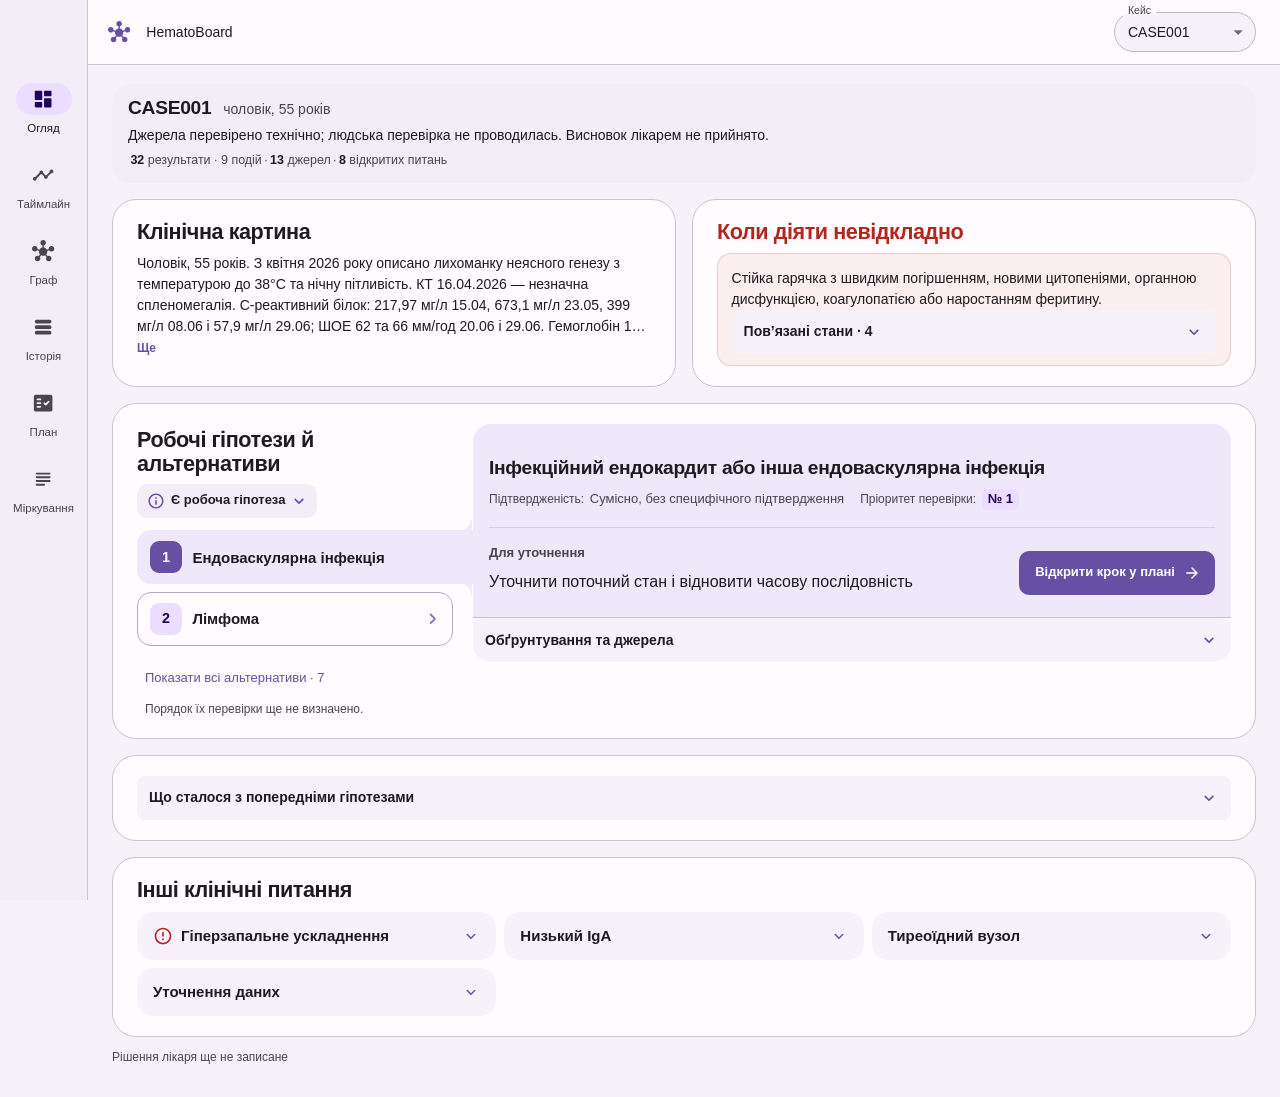
<file: index.html>
<!doctype html>
<html lang="uk">
  <head>
    <meta charset="UTF-8" />
    <meta name="viewport" content="width=device-width, initial-scale=1.0" />
    <meta name="theme-color" content="#f9f7fb" />
    <meta name="description" content="HematoBoard v2 — read-only клінічна проєкція з джерельними опорами та протоколом міркувань." />
    <link rel="icon" href="./favicon.svg" type="image/svg+xml" />
    <title>HematoBoard v2 · Клінічна проєкція</title>
    <script type="module" crossorigin src="./assets/index-30nBJhWZ.js"></script>
    <link rel="stylesheet" crossorigin href="./assets/index-BjIrFe8Z.css">
  </head>
  <body>
    <div id="root"></div>
  </body>
</html>
</file>
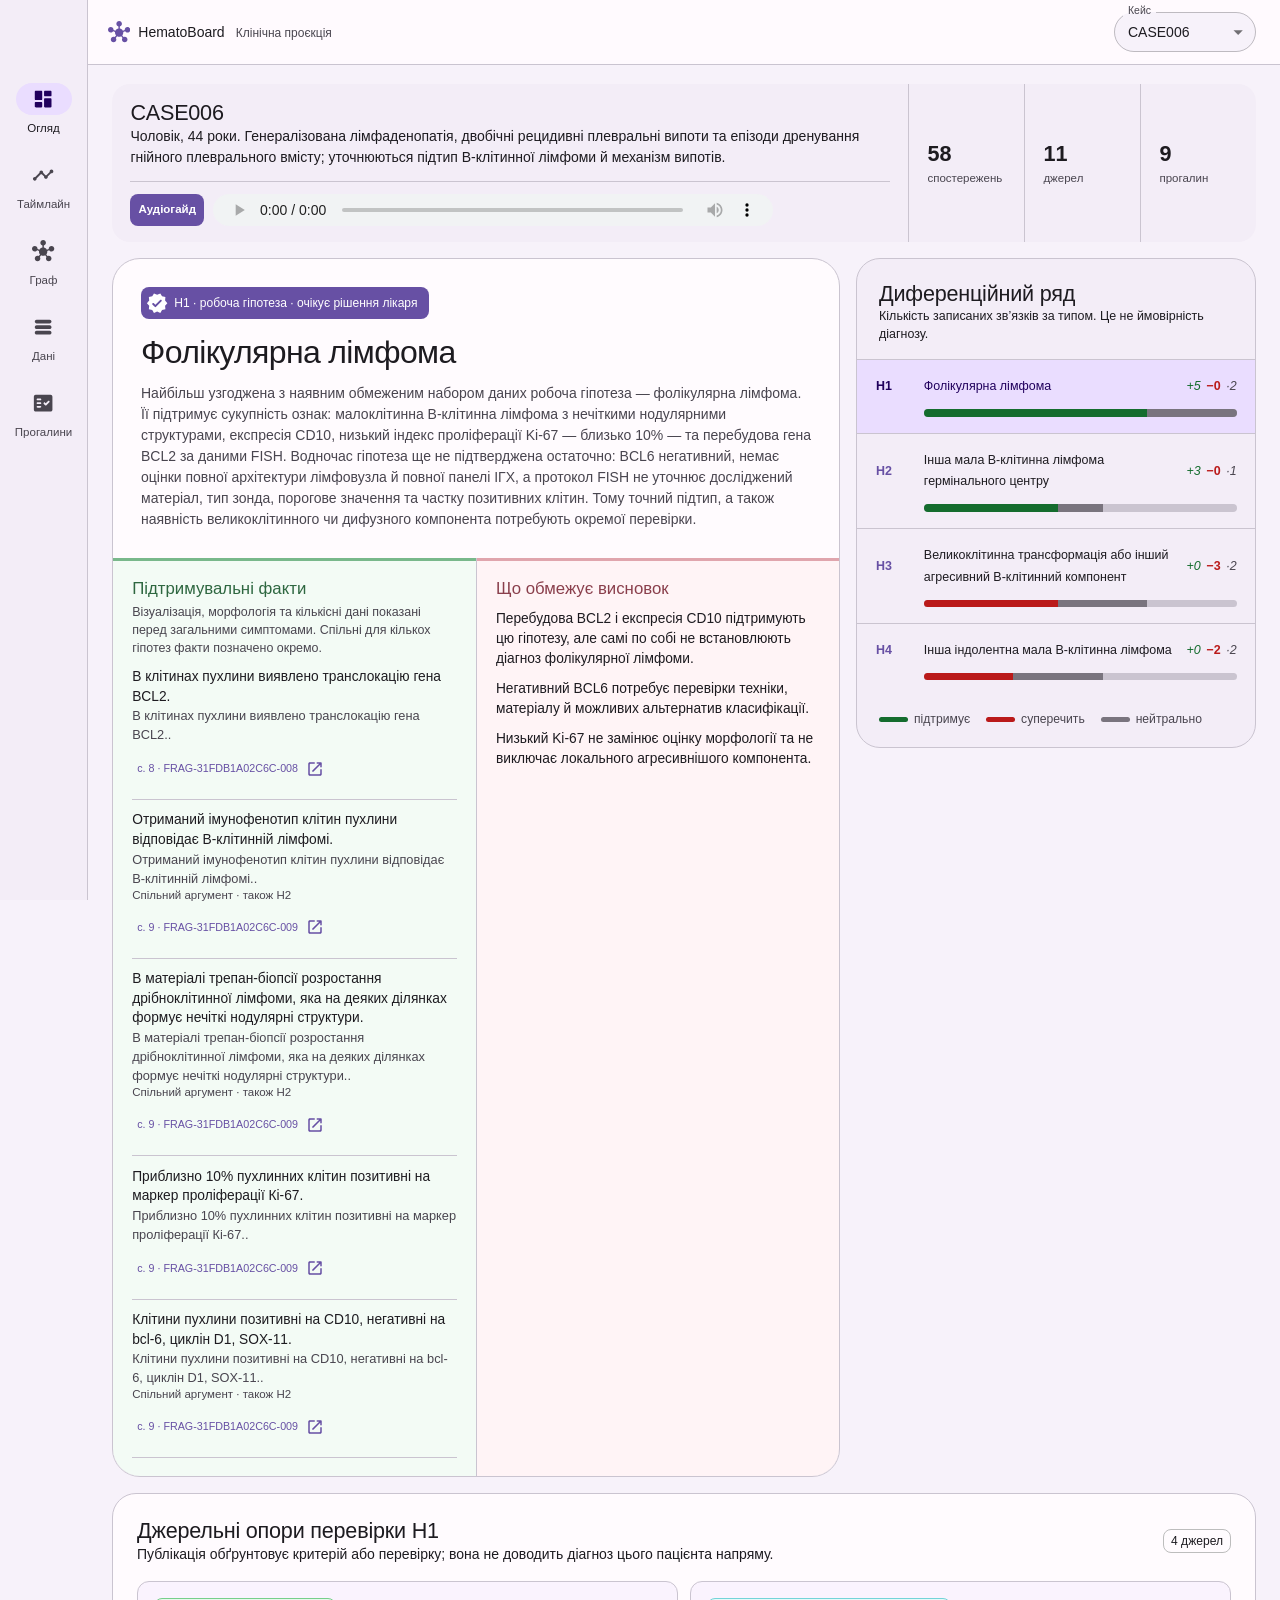
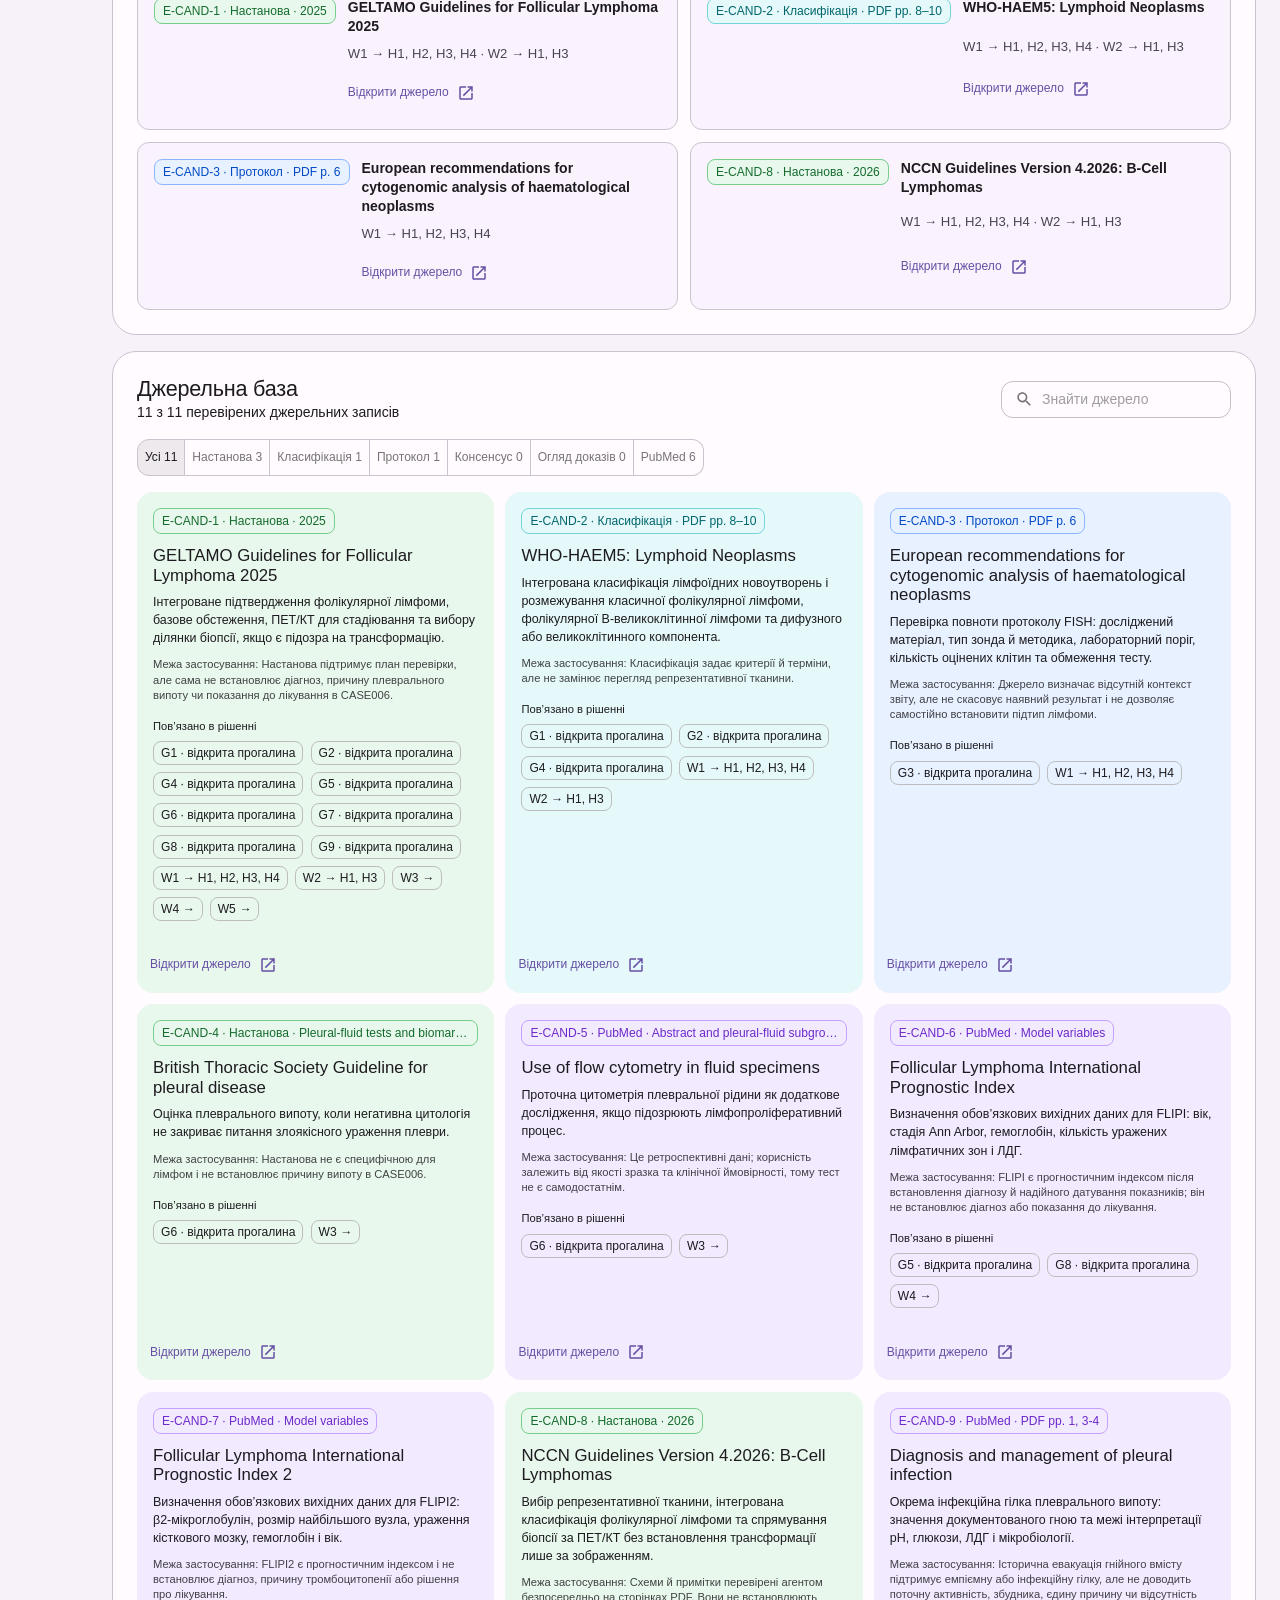
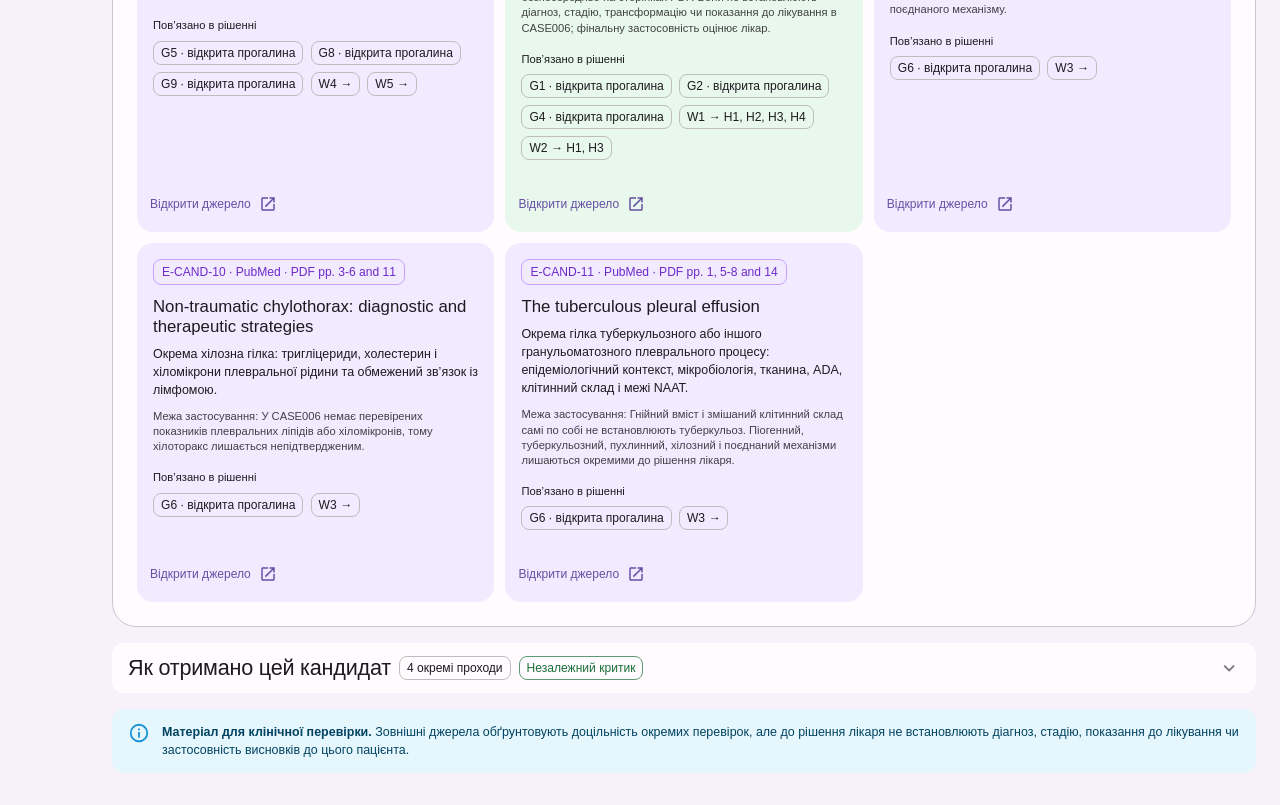
<file: mui/index.html>
<!doctype html>
<html lang="uk">
  <head><meta charset="UTF-8"/><meta name="viewport" content="width=device-width, initial-scale=1.0"/><title>HematoBoard · MUI 9</title>  <script type="module" crossorigin src="../assets/main-C-qeAmnD.js"></script>
  <link rel="stylesheet" crossorigin href="../assets/main-yD9CeRDG.css">
</head>
  <body>
    <!--
    THESIS: Material cockpit makes the case legible through a task rail, timeline and evidence graph instead of a generic dashboard grid.
    OWN-WORLD: Material 3 tonal surfaces, violet-indigo roles, rounded 16px containers, native MUI navigation and state controls.
    STORY: The clinician orients in the working hypothesis, follows time, interrogates F-to-H relations, verifies data and closes gaps.
    FIRST VIEWPORT: A compact app bar, Material navigation rail and one elevated clinical canvas with the active task in focus.
    FORM: User-pinned Material Design cockpit; seed key user-material-2026-08-10.
    FINISH: unreviewed and undocumented is unfinished; this build ends with the finish review, the verdict, and DESIGN.md
    -->
    <div id="root"></div>
  </body>
</html>
</file>
<file: assets/index-BjIrFe8Z.css>
:root{--hb-font-sans:-apple-system, BlinkMacSystemFont, "Segoe UI", sans-serif;--hb-source-title-size:1rem;--hb-source-copy-size:.875rem;--hb-source-meta-size:.75rem;color:#1d1b20;font-synthesis:none;text-rendering:optimizelegibility;background:#f9f7fb}*{box-sizing:border-box}html,body,#root{max-width:100%;min-height:100%}html,body{overflow-x:clip}body{min-width:320px;min-height:100vh;margin:0}html,body,button,input,select,textarea{font-family:var(--hb-font-sans)}.hb-app{--hb-appbar-height:64px;--hb-surface:#fffbfe;--hb-surface-container-low:#f7f2fa;--hb-surface-container:#f3edf7;--hb-surface-container-high:#ece6f0;--hb-primary:#6750a4;--hb-primary-container:#eaddff;--hb-on-primary-container:#21005d;--hb-on-surface:#1d1b20;--hb-on-surface-variant:#49454f;--hb-outline-variant:#cac4d0;max-width:100%;min-height:100vh;color:var(--hb-on-surface);background:var(--hb-surface-container-low);overflow-x:clip}.hb-load-state{place-items:center;min-height:100vh;padding:1rem;display:grid}.hb-appbar{-webkit-backdrop-filter:blur(16px);backdrop-filter:blur(16px);margin-left:88px;width:calc(100% - 88px)!important;color:var(--hb-on-surface)!important;background:color-mix(in srgb, var(--hb-surface) 92%, transparent)!important}.hb-brand{flex:1;margin-left:.5rem!important;font-weight:500!important}.hb-brand span{color:var(--hb-on-surface-variant);margin-left:.45rem;font-size:.75rem;font-weight:400}.hb-case-selector{width:142px}.hb-case-selector .MuiInputBase-root{background:var(--hb-surface-container-low);border-radius:20px;height:40px}.hb-rail .MuiDrawer-paper{box-sizing:border-box;border:0;border-right:1px solid var(--hb-outline-variant);background:var(--hb-surface-container);align-items:center;width:88px}.hb-rail .MuiList-root{width:100%;padding:.75rem .5rem}.hb-rail .MuiTooltip-tooltip{max-width:180px}.hb-rail .MuiListItemButton-root{min-height:72px;color:var(--hb-on-surface-variant);border-radius:16px;flex-direction:column;justify-content:center;gap:.3rem;margin-bottom:.25rem;padding:.45rem .25rem}.hb-rail .MuiListItemButton-root.Mui-selected{color:var(--hb-on-surface);background:0 0}.hb-rail .MuiListItemButton-root.Mui-disabled{opacity:.42}.hb-rail .MuiListItemIcon-root{min-width:0;color:inherit}.hb-rail__indicator{border-radius:999px;place-items:center;width:56px;height:32px;display:grid}.hb-rail .Mui-selected .hb-rail__indicator{color:var(--hb-on-primary-container);background:var(--hb-primary-container)}.hb-rail .MuiListItemText-root{margin:0}.hb-rail .MuiListItemButton-root{padding-inline:0}.hb-rail .MuiListItemText-primary{text-align:center;white-space:nowrap;font-size:.72rem;font-weight:500}.hb-main{min-width:0;margin-left:88px}.hb-mobile-nav{display:none!important}.hb-canvas{padding-top:1.25rem;padding-bottom:2rem}.hb-case-strip{gap:.3rem;padding:.75rem 1rem;display:grid;background:var(--hb-surface-container)!important;border-radius:18px!important}.hb-case-demographics{color:var(--hb-on-surface-variant);font-size:.875rem}.hb-case-caveat.MuiTypography-root{color:var(--hb-on-surface-variant);line-height:1.4}.hb-case-summary .hb-clamp__text{max-width:96ch;color:var(--hb-on-surface-variant);margin:0;font-size:.82rem;line-height:1.5}.hb-case-counts{color:var(--hb-on-surface-variant);flex-wrap:wrap;align-items:baseline;margin:0;font-size:.78rem;line-height:1.6;display:flex}.hb-case-count{color:inherit;font:inherit;cursor:pointer;background:0 0;border:0;border-radius:6px;padding:0 .15rem}.hb-case-count:hover:not(:disabled){color:var(--hb-primary);text-underline-offset:.2em;text-decoration:underline}.hb-case-count:focus-visible{outline:2px solid var(--hb-primary);outline-offset:1px}.hb-case-count:disabled{cursor:default}@media (pointer:coarse){.hb-clamp__toggle,.hb-arg__more,.hb-arg__source{position:relative}.hb-clamp__toggle:after,.hb-arg__more:after,.hb-arg__source:after{content:"";position:absolute;inset:-14px 0}}.hb-case-counts b{color:var(--hb-on-surface);font-variant-numeric:tabular-nums;font-weight:700}.hb-case-counts>span:first-child b{padding-inline-start:.15rem}.hb-clamp__text[data-expanded=false]{-webkit-line-clamp:var(--hb-clamp-lines,3);-webkit-box-orient:vertical;display:-webkit-box;overflow:hidden}.hb-clamp__toggle{color:var(--hb-primary);font:inherit;cursor:pointer;background:0 0;border:0;padding:0;font-size:.75rem;font-weight:600}.hb-clamp__toggle:hover{text-underline-offset:.2em;text-decoration:underline}.hb-clamp__toggle:focus-visible{outline:2px solid var(--hb-primary);outline-offset:2px;border-radius:4px}.hb-scope-alert{margin-top:1rem}.hb-data{border:1px solid var(--hb-outline-variant);margin-top:1rem;padding:1.5rem;background:var(--hb-surface)!important;border-radius:24px!important}.hb-section-heading,.hb-table-summary{justify-content:space-between;align-items:center;gap:1.5rem;display:flex}.hb-section-heading>div:first-child{max-width:78ch}.hb-section-heading .MuiTextField-root{flex:none;width:220px}.hb-table-summary{margin-top:1.5rem}.hb-table-summary__note.MuiTypography-root{color:var(--hb-on-surface-variant);font-size:.78rem}.hb-measurement-table{border:1px solid var(--hb-outline-variant);border-radius:12px;max-height:620px;margin-top:1rem;overflow:auto}.hb-measurement-table .MuiTable-root{min-width:600px}.hb-measurement-table .MuiTableCell-head{background:var(--hb-surface-container);font-size:.72rem;font-weight:500}.hb-measurement-value{font-variant-numeric:tabular-nums;min-width:118px}.hb-value-button{font-variant-numeric:tabular-nums;justify-items:center;min-width:88px!important;min-height:52px!important;padding:.35rem .75rem!important;display:grid!important}.hb-value-button strong,.hb-value-button em,.hb-value-button small{display:block}.hb-value-button strong{color:var(--hb-on-primary-container);font-size:.98rem;font-weight:750;line-height:1.1}.hb-value-button em{color:#c5232a;text-transform:uppercase;font-size:.62rem;font-style:normal;font-weight:750;line-height:1.2}.hb-value-button small{color:var(--hb-on-surface-variant);margin-top:.15rem;font-size:.66rem;font-weight:550;line-height:1.2}.hb-value-button small[data-reference=registry]{opacity:.85;font-style:italic}.hb-measurement-value[data-status=low],.hb-measurement-value[data-status=high]{background:#fff0f1;border-bottom:2px solid #d7282f}.hb-trend-gallery{margin:1.35rem 0 1.6rem}.hb-trend-gallery>.MuiTypography-h2{margin-bottom:.15rem}.hb-trend{border:1px solid var(--hb-outline-variant);background:var(--hb-surface);border-radius:14px;flex-direction:column;padding:.75rem .85rem .6rem;display:flex}.hb-trend__head{justify-content:space-between;align-items:baseline;gap:.5rem;display:flex}.hb-trend__head h3{color:var(--hb-on-surface);text-overflow:ellipsis;white-space:nowrap;margin:0;font-size:.82rem;font-weight:650;line-height:1.25;overflow:hidden}.hb-trend__head span{color:var(--hb-on-surface-variant);flex:none;font-size:.68rem}.hb-trend__chart{width:100%;height:auto;margin-top:.5rem;display:block}.hb-trend__band{fill:color-mix(in srgb, var(--hb-primary) 14%, transparent)}.hb-trend__limit{stroke:color-mix(in srgb, var(--hb-primary) 45%, transparent);stroke-dasharray:3 3;stroke-width:1px}.hb-trend__limit-label{fill:var(--hb-on-surface-variant);font-variant-numeric:tabular-nums;font-size:10.6px}.hb-trend__axis{fill:var(--hb-on-surface-variant);font-size:10.6px}.hb-trend__line{fill:none;stroke:var(--hb-primary);stroke-width:1.8px;stroke-linecap:round;stroke-linejoin:round}.hb-trend[data-mode=sequence] .hb-trend__line{stroke-dasharray:4 3}.hb-trend__point{fill:var(--hb-primary)}.hb-trend__point[data-last=true]{stroke:var(--hb-surface);stroke-width:1.6px}.hb-trend__point[data-status=high],.hb-trend__point[data-status=low]{fill:#c5232a}.hb-trend__chart[data-band=registry] .hb-trend__band{fill:color-mix(in srgb, var(--hb-primary) 13%, transparent)}.hb-trend__chart[data-band=registry] .hb-trend__limit{stroke:color-mix(in srgb, var(--hb-on-surface-variant) 50%, transparent);stroke-dasharray:2 4}.hb-trend__axis-line{stroke:var(--hb-outline-variant);stroke-width:1px}.hb-trend__guide{stroke:color-mix(in srgb, var(--hb-primary) 60%, transparent);stroke-dasharray:2 2.5;stroke-width:1.1px}.hb-trend__value-label{fill:var(--hb-on-surface);font-variant-numeric:tabular-nums;font-size:11px;font-weight:650}.hb-trend__value-label[data-status=high],.hb-trend__value-label[data-status=low]{fill:#c5232a}.hb-trend__point[data-registry=outside]{fill:#b26a00}.hb-trend__point[data-registry=sex_ambiguous]{fill:var(--hb-surface);stroke:#b26a00;stroke-width:1.8px}.hb-trend__value-label[data-registry=outside]{fill:#b26a00}.hb-trend__value-label[data-registry=sex_ambiguous]{fill:#8a5300}.hb-trend__flag{font-size:.66rem;font-weight:600}.hb-trend__flag[data-kind=outside]{color:#b26a00}.hb-trend__flag[data-kind=sex]{color:var(--hb-on-surface-variant);font-weight:500}.hb-trend__value-caption{color:var(--hb-on-surface-variant);font-size:.62rem}.hb-trend__foot{flex-wrap:wrap;align-items:baseline;gap:.35rem .6rem;margin-top:.35rem;display:flex}.hb-trend__value{color:inherit;cursor:pointer;font:inherit;background:0 0;border:0;border-radius:8px;align-items:baseline;gap:.35rem;padding:.1rem .3rem;display:inline-flex}.hb-trend__value:hover{background:var(--hb-surface-container)}.hb-trend__value strong{color:var(--hb-on-primary-container);font-variant-numeric:tabular-nums;font-size:1.02rem;font-weight:750}.hb-trend__value small{color:var(--hb-on-surface-variant);font-size:.68rem}.hb-trend__value[data-status=high] strong,.hb-trend__value[data-status=low] strong,.hb-trend__value[data-status=high] small,.hb-trend__value[data-status=low] small{color:#c5232a}.hb-trend__delta,.hb-trend__note{color:var(--hb-on-surface-variant);font-variant-numeric:tabular-nums;font-size:.68rem}.hb-run-id{color:var(--hb-on-surface-variant);overflow-wrap:anywhere;display:block;margin-top:.75rem!important}.hb-run-id.MuiTypography-root,.hb-history-criteria .MuiTypography-caption{font-size:.75rem}.hb-candidate-alert{margin:0}.hb-evidence-corpus,.hb-gap-list,.hb-workup-panel{border:1px solid var(--hb-outline-variant);overflow:hidden;background:var(--hb-surface)!important;border-radius:24px!important}.hb-evidence-corpus{padding:1.5rem}.hb-evidence-corpus__grid{grid-template-columns:minmax(0,1fr);align-items:start;gap:0;margin-top:.75rem;display:grid}.hb-evidence-corpus__grid>article{border-top:1px solid var(--hb-outline-variant);overflow-wrap:anywhere;grid-template-columns:11rem minmax(0,1fr);align-content:start;gap:.2rem 1rem;min-width:0;padding:.8rem .25rem;display:grid}.hb-evidence-corpus__grid>article>.hb-source-card__header{grid-row:span 2;align-self:start}.hb-evidence-corpus__grid>article>:not(.hb-source-card__header){grid-column:2}.hb-source-card__header{flex-wrap:wrap;justify-content:space-between;align-items:center;gap:.5rem;display:flex}.hb-source-card__propositions{gap:.75rem;display:grid}.hb-source-card__propositions>section{border-top:1px solid var(--hb-outline-variant);gap:.35rem;padding-top:.75rem;display:grid}.hb-source-card__propositions>section:first-child{border-top:0;padding-top:0}.hb-source-count.MuiChip-root{height:28px;color:var(--hb-on-surface-variant);background:var(--hb-surface)}.hb-evidence-corpus__grid .MuiChip-root{width:fit-content;max-width:100%}.hb-source-card{font-family:var(--hb-font-sans)}.hb-source-card .MuiTypography-root.hb-source-title{font-family:var(--hb-font-sans);font-size:var(--hb-source-title-size);letter-spacing:0;margin:0;font-weight:700;line-height:1.35}.hb-source-card .MuiTypography-root.hb-source-copy{font-family:var(--hb-font-sans);font-size:var(--hb-source-copy-size);letter-spacing:0;margin:0;font-weight:400;line-height:1.55}.hb-source-card .MuiTypography-root.hb-source-copy--secondary{font-size:var(--hb-source-copy-size);line-height:1.55}.hb-source-card .MuiTypography-root.hb-source-meta{color:var(--hb-on-surface-variant);font-family:var(--hb-font-sans);font-size:var(--hb-source-meta-size);letter-spacing:0;margin:0;font-weight:400;line-height:1.4}.hb-source-card .MuiButton-root,.hb-source-action.MuiButton-root,.hb-source-chip .MuiChip-label{font-family:var(--hb-font-sans);font-size:var(--hb-source-meta-size);font-weight:600;line-height:1.4}.hb-source-chip.MuiChip-clickable{min-height:32px;text-decoration:none}.hb-source-chip.MuiChip-clickable .MuiChip-icon{width:15px;height:15px;margin-left:7px}.hb-source-chip.MuiChip-clickable:focus-visible{outline:3px solid color-mix(in srgb, var(--hb-primary) 35%, transparent);outline-offset:2px}.hb-gaps{grid-template-columns:minmax(0,.8fr) minmax(0,1.2fr);align-items:start;gap:1rem;margin-top:1rem;display:grid}.hb-gap-list,.hb-workup-panel{padding:1.5rem}.hb-panel-title.MuiTypography-root{letter-spacing:-.02em;font-size:1.35rem;font-weight:600;line-height:1.12}.hb-gap-list .MuiAccordion-root{background:var(--hb-surface-container-low);border:0;margin-top:.5rem;border-radius:16px!important}.hb-gap-list .MuiAccordion-root:before{display:none}.hb-gap-list .MuiAccordion-root.Mui-expanded{background:var(--hb-surface-container)}.hb-gap-list .MuiAccordionSummary-root{border-radius:16px;min-height:58px;padding-inline:.85rem}.hb-gap-list .MuiAccordionDetails-root{padding:0 .85rem .9rem}.hb-gap-list .MuiAccordionSummary-content{align-items:flex-start;margin-block:.75rem}.hb-gap-list .MuiAccordionSummary-root .MuiChip-root{height:24px;margin-top:.05rem;font-size:.7rem}.hb-gap-summary.MuiTypography-root{flex:1;min-width:0;margin-inline-start:.75rem;font-size:.82rem;font-weight:500;line-height:1.4}.hb-gap-rationale.MuiTypography-root{font-size:.8rem;line-height:1.5}.hb-gap-sources{flex-wrap:wrap;gap:.4rem;margin-top:.7rem}.hb-workup-list{gap:.75rem;margin-top:1rem;display:grid}.hb-workup-item.MuiCard-root{background:var(--hb-surface-container-low);border-radius:18px}.hb-workup-item .MuiCardContent-root{padding:1rem}.hb-workup-item .MuiCardContent-root:last-child{padding-bottom:1rem}.hb-workup-group{--zone-bg:var(--hb-surface-container-low);--zone-ink:var(--hb-on-surface-variant);background:var(--zone-bg);border-radius:20px;margin-top:1rem;padding:.85rem}.hb-workup-group[data-priority=critical]{--zone-bg:#fbeeef;--zone-ink:#a4323c}.hb-workup-group[data-priority=high]{--zone-bg:#fcf3e4;--zone-ink:#875300}.hb-workup-group[data-priority=medium]{--zone-bg:#ecf2fa;--zone-ink:#2d5a88}.hb-workup-group[data-priority=conditional]{--zone-bg:#f2eef7;--zone-ink:#5c5470}.hb-workup-group__title.MuiTypography-root{color:var(--zone-ink);letter-spacing:.04em;text-transform:uppercase;padding-inline:.35rem;font-size:.75rem;font-weight:700}.hb-workup-group .hb-workup-list{margin-top:.6rem}.hb-workup-group .hb-workup-item.MuiCard-root{background:var(--hb-surface)}.hb-workup-group .hb-workup-necessity.MuiTypography-root{color:var(--zone-ink)}.hb-workup-necessity.MuiTypography-root{color:var(--hb-primary);letter-spacing:.02em;font-size:.75rem;font-weight:700;line-height:1.3;display:block}.hb-workup-targets-line{color:var(--hb-on-surface-variant);overflow-wrap:anywhere;margin:.45rem 0 0;font-size:.8125rem;line-height:1.5}.hb-workup-targets-line .hb-arg__link{font-weight:500}.hb-workup-rationale-block .hb-clamp__toggle{margin-top:.3rem}.hb-workup-sources-line{border-top:1px solid var(--hb-outline-variant);flex-wrap:wrap;align-items:baseline;gap:.2rem .9rem;margin:.85rem 0 0;padding-top:.7rem;display:flex}.hb-workup-sources-line__label{color:var(--hb-on-surface-variant);font-size:.75rem;font-weight:600}.hb-source-inline-title{min-width:0;color:var(--hb-primary);font-family:var(--hb-font-sans);overflow-wrap:anywhere;font-size:13px;font-weight:500;line-height:1.45;text-decoration:none}a.hb-source-inline-title:hover{text-underline-offset:.2em;text-decoration:underline}span.hb-source-inline-title{color:var(--hb-on-surface-variant)}.hb-gap-number.MuiChip-root{border-color:var(--hb-outline-variant);color:var(--hb-on-surface-variant);background:0 0;font-weight:650}.hb-gaps>.hb-evidence-corpus{scroll-margin-top:calc(var(--hb-appbar-height) + 16px);grid-column:1/-1}.hb-workup-title.MuiTypography-root{letter-spacing:-.015em;margin-top:1rem;font-size:1.2rem;font-weight:650;line-height:1.2}.hb-workup-rationale.MuiTypography-root,.hb-workup-trigger.MuiTypography-root{color:var(--hb-on-surface-variant);margin-top:.7rem;font-size:.85rem;line-height:1.5}.hb-workup-item .MuiDivider-root{margin-block:.9rem}.hb-source-chip--detailed.MuiChip-root{background:color-mix(in srgb, currentColor 4%, var(--hb-surface));max-width:100%;height:auto;min-height:32px}.hb-source-chip--detailed .MuiChip-label{text-overflow:ellipsis;white-space:nowrap;min-width:0;overflow:hidden}.hb-v1-overview-wrap{gap:1rem;margin-top:1rem;display:grid}.hb-hypothesis-comparison{border:0;border-top:1px solid var(--hb-outline-variant);min-width:0;scroll-margin-top:calc(var(--hb-appbar-height) + 16px);background:0 0;border-radius:0}.hb-hypothesis-comparison>summary,.hb-history-context>summary,.hb-history-criteria-disclosure>summary{cursor:pointer;padding:.8rem;font-size:.875rem;font-weight:600}.hb-hypothesis-comparison li{overflow-wrap:anywhere;margin-bottom:.65rem}.hb-hypothesis-comparison ul{padding-left:1rem}.hb-history-context,.hb-history-criteria-disclosure{margin-bottom:1rem}.hb-v1-leading__fact details>summary,.hb-event-results>summary{cursor:pointer;padding:.5rem 0;font-size:.85rem}.mui-timeline[data-authority=patient_graph] .mui-timeline__monitor{grid-template-rows:auto;grid-template-columns:minmax(0,1fr);height:auto;overflow:visible}@media (width>=1101px){.hb-evidence-graph__inspector{align-self:start;max-height:calc(100dvh - 144px);position:sticky;top:128px;overflow:auto}}.hb-v1-timeline,.hb-v1-graph{border:1px solid var(--hb-outline-variant);overflow:hidden;background:var(--hb-surface)!important;border-radius:24px!important}.hb-v1-leading__headline>.MuiChip-root{width:fit-content;max-width:100%;height:auto;min-height:24px}.hb-v1-leading__headline>.MuiChip-root .MuiChip-label{white-space:normal;padding-block:.25rem;line-height:1.35}.hb-item-evidence{grid-template-columns:repeat(2,minmax(0,1fr));gap:.5rem;padding:0 1rem;display:grid}.hb-item-evidence>div{border:1px solid #0000;border-radius:14px;min-width:0;padding:.9rem 1rem}.hb-item-evidence__support{background:#eef7f1;border-color:#2f8a5438!important}.hb-item-evidence__refute{background:#fbf0f2;border-color:#b3475a38!important}.hb-v1-leading__headline>.hb-workup-rationale{max-width:85ch}.hb-item-evidence:has(>[data-empty=true]){grid-template-columns:minmax(0,1fr)}.hb-item-evidence>[data-empty=true]{background:var(--hb-surface);flex-wrap:wrap;align-items:baseline;gap:.4rem 1rem;padding-block:.75rem;display:flex;border-color:var(--hb-island-line)!important}.hb-item-evidence>[data-empty=true] .hb-item-heading,.hb-item-evidence>[data-empty=true] .hb-arg__empty{margin:0}.hb-item-limits{grid-template-columns:repeat(2,minmax(0,1fr));gap:.5rem;padding:.5rem 1rem 0;display:grid}.hb-item-limits:has(>div:only-child){grid-template-columns:minmax(0,1fr)}.hb-item-limits>div{border:1px solid var(--hb-island-line);background:var(--hb-surface);border-radius:14px;min-width:0;padding:.9rem 1rem}.hb-item-limits ul{margin:0;padding-left:1.05rem}.hb-item-limits li{color:var(--hb-on-surface-variant);overflow-wrap:anywhere;margin:0 0 .35rem;font-size:.8125rem;line-height:1.5}.hb-item-heading.MuiTypography-root{color:var(--hb-on-surface);letter-spacing:0;margin:0 0 .35rem;font-size:.9375rem;font-weight:650;line-height:1.35}.hb-item-evidence__support .hb-item-heading.MuiTypography-root{color:#286b42}.hb-item-evidence__refute .hb-item-heading.MuiTypography-root{color:#93404e}.hb-item-evidence>[data-empty=true] .hb-item-heading.MuiTypography-root{color:var(--hb-on-surface-variant)}.hb-arg-list{display:grid}.hb-v1-leading__fact.hb-arg{border-bottom:1px solid color-mix(in srgb, var(--hb-outline-variant) 70%, transparent);gap:.3rem;padding:.7rem 0;display:grid}.hb-v1-leading__fact.hb-arg:last-child{border-bottom:0}.hb-arg__text{gap:.15rem;max-width:80ch;display:grid}.hb-arg__text strong,.hb-arg__text p{overflow-wrap:anywhere;margin:0;font-size:.875rem;line-height:1.5}.hb-arg__text strong{color:var(--hb-on-surface);font-weight:650}.hb-arg__text p{color:var(--hb-on-surface)}.hb-arg__text strong+p{color:var(--hb-on-surface-variant)}.hb-arg__meta{color:var(--hb-on-surface-variant);justify-items:start;gap:.3rem;font-size:.75rem;line-height:1.45;display:grid}.hb-arg__chips{flex-wrap:wrap;gap:.3rem .35rem;display:flex}.hb-arg__provenance{flex-wrap:wrap;align-items:center;gap:.2rem .85rem;display:flex}.hb-arg__kind{background:var(--hb-surface-container);color:var(--hb-on-surface-variant);white-space:nowrap;border-radius:6px;align-items:center;padding:.05rem .45rem;font-size:.75rem;font-weight:600;line-height:1.5;display:inline-flex}.hb-arg__kind[data-kind=specific_confirmation]{background:color-mix(in srgb, #16833a 12%, var(--hb-surface));color:#286b42}.hb-arg__kind[data-kind=direct_counterevidence]{background:color-mix(in srgb, #c9212e 10%, var(--hb-surface));color:#93404e}.hb-arg__origin{color:#7a4a00;white-space:nowrap;background:#fbf0dc;border-radius:6px;align-items:center;padding:.05rem .45rem;font-size:.75rem;font-weight:600;line-height:1.5;display:inline-flex}.hb-arg__source{color:var(--hb-on-surface-variant);font:inherit;cursor:pointer;text-align:left;background:0 0;border:0;align-items:center;gap:.2rem;padding:0;display:inline-flex}.hb-arg__source svg{width:14px;height:14px;color:var(--hb-primary);flex:none}.hb-arg__source:hover{color:var(--hb-primary);text-underline-offset:2px;text-decoration:underline}.hb-arg__source:focus-visible{outline:2px solid var(--hb-primary);outline-offset:2px;border-radius:3px}.hb-arg__link{color:var(--hb-primary);font:inherit;cursor:pointer;text-align:left;background:0 0;border:0;padding:0;font-weight:600}.hb-arg__link:hover{text-decoration:underline}.hb-arg__link:focus-visible{outline:2px solid var(--hb-primary);outline-offset:2px;border-radius:3px}.hb-arg__details{border-left:2px solid var(--hb-outline-variant);color:var(--hb-on-surface-variant);margin-top:.15rem;padding:.5rem .75rem;font-size:.8125rem;line-height:1.5}.hb-arg__details[hidden]{display:none}.hb-arg__details ul{margin:.25rem 0;padding-left:1rem}.hb-arg__details p{margin:.2rem 0}.hb-arg__hint{font-style:italic}.hb-arg__empty{color:var(--hb-on-surface-variant);margin:.5rem 0 0;font-size:.8125rem}.hb-candidate-notice{max-width:80ch;margin:.45rem 0 0;font-size:.8125rem;line-height:1.45}.hb-comparison-content{padding:0 .8rem 1rem;font-size:.875rem;line-height:1.5}.hb-comparison-heading{flex-wrap:wrap;align-items:center;gap:.75rem 1.5rem;margin:.5rem 0;display:flex}.hb-comparison-heading h3{overflow-wrap:anywhere;flex-wrap:wrap;flex:1;gap:.35rem 1.25rem;min-width:0;margin:0;font-size:1rem;font-weight:650;display:flex}.hb-comparison-pair-name{align-items:center;gap:.45rem;display:inline-flex}.hb-comparison-pair-name b,.hb-comparison-column-headings b,.hb-comparison-mobile-label{background:var(--hb-primary);width:1.35rem;height:1.35rem;color:var(--hb-surface);font-variant-numeric:tabular-nums;border-radius:6px;flex:none;place-items:center;font-size:.75rem;font-weight:700;display:inline-grid}.hb-comparison-column-headings strong{align-items:center;gap:.45rem;display:inline-flex}.hb-comparison-heading .MuiTextField-root{flex:0 22rem;min-width:200px;max-width:100%}.hb-comparison-tabs{border-bottom:1px solid var(--hb-outline-variant);margin-bottom:1rem}.hb-comparison-tabs .MuiTab-root{text-transform:none;letter-spacing:0;min-width:0;padding-inline:1rem;font-size:.875rem}.hb-comparison-column-headings,.hb-comparison-argument__row{grid-template-columns:minmax(0,1.5fr) repeat(2,minmax(0,1fr));align-items:start;gap:1rem;display:grid}.hb-comparison-column-headings{color:var(--hb-on-surface-variant);border-bottom:1px solid var(--hb-outline-variant);padding:.4rem 0 .75rem;font-size:.8125rem}.hb-hypothesis-comparison .hb-comparison-arguments{margin:0;padding:0;list-style:none}.hb-hypothesis-comparison .hb-comparison-argument{border-bottom:1px solid var(--hb-outline-variant);margin:0;padding:1rem 0}.hb-comparison-argument__source>strong{color:var(--hb-on-surface-variant);font-size:.75rem;font-weight:600}.hb-comparison-source-copy{-webkit-line-clamp:2;-webkit-box-orient:vertical;margin:.25rem 0 0;font-size:.875rem;font-weight:400;line-height:1.5;display:-webkit-box;overflow:hidden}.hb-comparison-argument[data-expanded=true] .hb-comparison-source-copy{display:block}.hb-comparison-verdict{flex-wrap:wrap;align-items:start;gap:.35rem;padding-top:.2rem;display:flex}.hb-comparison-status{background:var(--hb-surface-container-low);color:var(--hb-on-surface-variant);border-radius:6px;padding:.2rem .5rem;font-size:.8125rem;font-weight:600;line-height:1.4;display:inline-flex}.hb-comparison-status[data-direction=support]{color:#286b42;background:#edf6f0}.hb-comparison-status[data-direction=refute]{color:#93404e;background:#fbf0f2}.hb-comparison-status[data-direction=neutral]{color:#4d5867;background:#edf0f4}.hb-comparison-unassessed{color:var(--hb-on-surface-variant);padding-block:.2rem;font-size:.8125rem}.hb-comparison-mobile-label{display:none}.hb-comparison-argument__actions{gap:1rem;margin-top:.5rem;font-size:.8125rem;display:flex}.hb-comparison-argument__actions button{min-height:32px}.hb-comparison-pair{grid-template-columns:repeat(2,minmax(0,1fr));gap:1rem 2rem;display:grid}.hb-comparison-pair[hidden],.hb-comparison-content [role=tabpanel][hidden]{display:none}.hb-comparison-argument__details{background:var(--hb-surface-container-low);margin-top:.5rem;padding:1rem}.hb-comparison-argument__details h4,.hb-comparison-uncertainties h3{margin:0 0 .6rem;font-size:.875rem}.hb-comparison-argument__details p,.hb-comparison-uncertainties p{margin:.5rem 0}.hb-comparison-uncertainties h4{color:var(--hb-on-surface-variant);margin:1.2rem 0 .5rem;font-size:.8125rem}.hb-comparison-note{color:var(--hb-on-surface-variant);margin:.75rem 0 0;font-size:.8125rem}.hb-comparison-workup>details{border-bottom:1px solid var(--hb-outline-variant);padding-bottom:.5rem}.hb-comparison-workup>details>summary{background:0 0;padding:.8rem 0;font-size:.875rem}.hb-comparison-workup>details>p{max-width:85ch}.hb-comparison-outcome{max-width:95ch;padding:.8rem 0}.hb-comparison-outcome+.hb-comparison-outcome{border-top:1px solid var(--hb-outline-variant)}.hb-comparison-outcome h4,.hb-comparison-outcome p{margin:0 0 .5rem;font-size:.875rem}@media (width<=760px){.hb-comparison-content{padding-inline:0}.hb-comparison-heading{align-items:stretch}.hb-comparison-heading .MuiTextField-root{flex-basis:100%}.hb-comparison-tabs .MuiTab-root{flex:auto;min-width:0;padding-inline:.3rem;font-size:.8125rem}.hb-comparison-column-headings{display:none}.hb-comparison-argument__row{grid-template-columns:repeat(2,minmax(0,1fr));gap:.75rem}.hb-comparison-argument__source{grid-column:1/-1}.hb-comparison-argument__actions button{min-height:44px}.hb-comparison-mobile-label{display:inline-grid}.hb-comparison-verdict{grid-template-columns:auto minmax(0,1fr);place-items:center start;gap:.25rem .35rem;display:grid}.hb-comparison-verdict>:not(.hb-comparison-mobile-label){grid-column:2;max-width:100%}.hb-comparison-pair{grid-template-columns:minmax(0,1fr)}}.hb-source-card__details>summary{width:fit-content;color:var(--hb-primary);cursor:pointer;margin:.15rem 0 .25rem;font-size:.75rem;font-weight:600}.hb-source-card__details[open]>summary{margin-bottom:.5rem}.hb-v1-diff__reviewed{border-top:1px solid var(--hb-outline-variant)}.hb-v1-diff__reviewed>summary{cursor:pointer;grid-template-columns:minmax(0,1fr) auto auto;align-items:center;gap:.65rem;min-height:64px;padding:.8rem 1rem;list-style:none;display:grid}.hb-v1-diff__reviewed>summary::-webkit-details-marker{display:none}.hb-v1-diff__reviewed>summary:focus-visible{outline:3px solid color-mix(in srgb, var(--hb-primary) 35%, transparent);outline-offset:-3px}.hb-v1-diff__reviewed>summary>span:first-child{min-width:0}.hb-v1-diff__reviewed>summary strong{font-size:.86rem;line-height:1.35;display:block}.hb-v1-diff__reviewed>summary small{color:var(--hb-on-surface-variant);margin-top:.16rem;font-size:.7rem;line-height:1.4;display:block}.hb-v1-diff__reviewed-count{color:var(--hb-on-surface-variant);white-space:nowrap;font-variant-numeric:tabular-nums;font-size:.68rem;font-weight:600}.hb-v1-diff__reviewed>summary .MuiSvgIcon-root{color:var(--hb-primary);transition:rotate .16s ease-out}.hb-v1-diff__reviewed[open]>summary .MuiSvgIcon-root{rotate:180deg}.hb-v1-diff__reviewed-list{border-top:1px solid var(--hb-outline-variant)}.hb-v1-diff__reviewed-list article{border-bottom:1px solid var(--hb-outline-variant);padding:.9rem 1rem}.hb-v1-diff__reviewed-list article:last-child{border-bottom:0}.hb-v1-diff__reviewed-list article>header{align-items:start;gap:.5rem;display:grid}.hb-v1-diff__reviewed-list article>header>strong{min-width:0;font-size:.84rem;line-height:1.45}.hb-v1-diff__status.MuiChip-root{border-color:var(--hb-outline);background:var(--hb-surface-container-low);height:25px;color:var(--hb-on-surface-variant);justify-self:start}.hb-v1-diff__status .MuiChip-label{padding-inline:.52rem;font-size:.75rem;font-weight:700}.hb-v1-diff__status--conditional.MuiChip-root{color:#72540b;background:#fbf5e8;border-color:#d6b969}.hb-v1-diff__status--deactivated.MuiChip-root{color:#93404e;background:#fff4f6;border-color:#d99ba5}.hb-v1-diff__reviewed-list article p{color:var(--hb-on-surface-variant);margin:.5rem 0 0;font-size:.8125rem;line-height:1.5}.hb-v1-diff__reviewed-list article p.hb-v1-diff__reviewed-trigger{color:var(--hb-on-surface)}.hb-v1-diff>footer span:before,.hb-v1-graph__legend span:before{content:"";vertical-align:middle;background:#85818d;width:1.7rem;height:3px;margin-right:.4rem;display:inline-block}.hb-v1-diff>footer [data-direction=support]:before,.hb-v1-graph__legend [data-direction=support]:before{background:#218345}.hb-v1-diff>footer [data-direction=refute]:before,.hb-v1-graph__legend [data-direction=refute]:before{background:#c5232f}.hb-v1-timeline{margin-top:1rem;padding:1.5rem}.hb-v1-timeline__monitor{border:1px solid var(--hb-outline-variant);background:var(--hb-outline-variant);border-radius:16px;grid-template-columns:minmax(290px,.76fr) minmax(0,1.54fr);min-height:350px;display:grid;overflow:visible}.hb-v1-timeline__visual{background-color:color-mix(in srgb, var(--hb-primary-container) 36%, var(--hb-surface));background-image:linear-gradient(color-mix(in srgb, var(--hb-primary) 10%, transparent) 1px, transparent 1px), linear-gradient(90deg, color-mix(in srgb, var(--hb-primary) 10%, transparent) 1px, transparent 1px);background-size:48px 48px;border-radius:15px 0 0 15px;place-items:center;min-height:350px;padding:1rem;display:grid;overflow:hidden}.hb-v1-timeline__visual img{object-fit:contain;opacity:.2;width:auto;max-width:100%;height:100%;max-height:320px;display:block}.hb-v1-timeline__readout{background:var(--hb-surface);border-radius:0 15px 15px 0;min-width:0;min-height:350px;padding:.85rem 1rem 1rem;overflow:visible}.hb-v1-timeline__readout>header{flex-wrap:wrap;align-items:center;gap:.4rem .6rem;display:flex}.hb-v1-timeline__readout>header time{background:var(--hb-primary-container);color:var(--hb-on-primary-container);font-variant-numeric:tabular-nums;border-radius:8px;padding:.45rem .65rem;font-size:.76rem;font-weight:700}.hb-v1-timeline__readout>header>span{color:var(--hb-on-surface-variant);font-size:.76rem}.hb-v1-timeline__readout>header .MuiButton-root{min-height:28px;margin-left:auto;padding-inline:0}.hb-v1-timeline__facts{flex-wrap:wrap;margin-top:.35rem}.hb-v1-timeline__readout>.MuiTypography-h2{letter-spacing:-.03em;overflow-wrap:anywhere;max-width:38ch;margin-top:.65rem;font-size:clamp(1.25rem,2vw,1.75rem);line-height:1.18}.hb-v1-timeline__summary{overflow-wrap:anywhere;max-width:76ch;margin-top:.5rem!important;font-size:.8rem!important;line-height:1.55!important}.hb-v1-timeline__detail-grid{border:1px solid var(--hb-outline-variant);background:var(--hb-outline-variant);border-radius:8px;grid-template-columns:repeat(2,minmax(0,1fr));gap:1px;margin-top:.55rem;display:grid;overflow:hidden}.hb-v1-timeline__detail-grid section{background:var(--hb-surface-container-low);min-width:0;box-shadow:inset 0 3px var(--hb-primary);padding:.55rem .65rem}.hb-v1-timeline__detail-grid section+section{box-shadow:inset 0 3px #7d5260}.hb-v1-timeline__detail-grid h3{font-size:.76rem}.hb-v1-timeline__detail-grid p{color:var(--hb-on-surface-variant);margin:.45rem 0 0;font-size:.7rem}.hb-v1-timeline__detail-grid button{border:0;border-top:1px solid var(--hb-outline-variant);background:var(--hb-surface);width:100%;color:inherit;text-align:left;cursor:pointer;grid-template-columns:auto minmax(0,1fr) auto;align-items:center;gap:.4rem;padding:.35rem .45rem;display:grid}.hb-v1-timeline__detail-grid button:first-of-type{margin-top:.35rem}.hb-v1-timeline__detail-grid button>span{border-radius:4px;padding:.2rem .35rem;font-size:.62rem;font-weight:700}.hb-v1-timeline__detail-grid button>span[data-direction=support]{color:#16763a;background:#e7f5eb}.hb-v1-timeline__detail-grid button>span[data-direction=refute]{color:#bd2531;background:#ffebed}.hb-v1-timeline__detail-grid button>span[data-direction=neutral]{color:var(--hb-on-surface-variant);background:var(--hb-surface-container-high)}.hb-v1-timeline__detail-grid button>strong{overflow-wrap:anywhere;min-width:0;font-size:.69rem;line-height:1.35}.hb-v1-timeline__detail-grid button .MuiSvgIcon-root{color:var(--hb-primary);font-size:.9rem}.hb-v1-timeline__transport{padding:0 .85rem .75rem}.hb-v1-timeline__transport>header{justify-content:space-between;align-items:center;gap:1rem;min-height:52px;display:flex}.hb-v1-timeline__transport>header>div{color:var(--hb-on-surface-variant);grid-template-columns:auto 180px 3rem;align-items:center;gap:.65rem;display:grid}.hb-v1-timeline__stage{border:1px solid var(--hb-outline-variant);grid-template-columns:152px minmax(0,1fr);height:206px;display:grid;overflow:hidden}.hb-v1-timeline__stage>aside{z-index:3;background:var(--hb-surface-container);border-right:1px solid var(--hb-outline);grid-template-rows:32px repeat(5,25px) 48px;display:grid}.hb-v1-timeline__stage>aside>span{border-bottom:1px solid var(--hb-outline-variant);justify-content:space-between;align-items:center;padding:0 .65rem;font-size:.68rem;font-weight:600;display:flex}.hb-v1-timeline__stage>aside>span:nth-child(odd){background:var(--hb-surface)}.hb-v1-timeline__stage>aside>span b{color:var(--hb-on-surface-variant)}.hb-v1-timeline__stage>aside>small{background:var(--hb-surface);align-items:center;padding:0 .65rem;display:flex}.hb-v1-timeline__board{scrollbar-width:thin;min-width:0;overflow:auto hidden}.hb-v1-timeline__canvas{background:var(--hb-surface);min-width:760px;height:205px;position:relative}.hb-v1-timeline__axis-label{height:32px;color:var(--hb-on-surface-variant);border-bottom:1px solid var(--hb-outline-variant);justify-content:center;align-items:center;font-size:.65rem;display:flex}.hb-v1-timeline__lane{border-bottom:1px solid var(--hb-outline-variant);background:var(--hb-surface-container);height:25px;position:relative}.hb-v1-timeline__lane:nth-of-type(2n){background:var(--hb-surface)}.hb-v1-timeline__lane button{--event-color:#304ffe;background:var(--event-color);cursor:pointer;border:0;border-radius:2px;width:12px;height:15px;position:absolute;top:50%;translate:-50% -50%}.hb-v1-timeline__lane button:after{content:"";position:absolute;inset:-5px -6px}.hb-v1-timeline__lane button[data-lane=laboratory]{--event-color:#00a67d}.hb-v1-timeline__lane button[data-lane=imaging]{--event-color:#d81b60}.hb-v1-timeline__lane button[data-lane=pathology]{--event-color:#7c3aed}.hb-v1-timeline__lane button[data-lane=consultation]{--event-color:#f05a1a}.hb-v1-timeline__lane button[data-selected=true]{border:2px solid var(--event-color);background:var(--hb-surface);width:14px;height:17px;box-shadow:0 0 0 1px var(--hb-surface), 0 0 0 3px var(--event-color)}.hb-v1-timeline__cursor{border-top:1px solid var(--hb-outline-variant);height:48px}.hb-v1-timeline__playhead{z-index:2;background:var(--hb-primary);pointer-events:none;width:2px;position:absolute;top:36px;bottom:48px;translate:-1px}.hb-v1-timeline__floating-label{z-index:3;border:1px solid var(--hb-primary);background:var(--hb-primary-container);max-width:min(420px,48vw);min-height:28px;color:var(--hb-on-primary-container);overflow-wrap:anywhere;border-radius:8px;align-items:center;padding:.35rem .55rem;font-size:.67rem;font-weight:700;line-height:1.3;display:flex;position:absolute;top:2px;translate:-50%}.hb-v1-timeline__cursor-date{color:var(--hb-on-surface-variant);white-space:nowrap;font-size:.67rem;position:absolute;top:178px;translate:-50%}.hb-v1-timeline__undated-sequence{border-top:1px solid var(--hb-outline-variant);background:var(--hb-surface-container-low);margin-top:1rem;padding:1.25rem}.hb-v1-timeline__undated-sequence>header{justify-content:space-between;align-items:flex-start;gap:1rem;display:flex}.hb-v1-timeline__undated-sequence>header>div{max-width:78ch}.hb-v1-timeline__undated-sequence>header p{color:var(--hb-on-surface-variant);margin-top:.35rem}.hb-v1-timeline__undated-grid{grid-template-columns:repeat(3,minmax(0,1fr));gap:.65rem;margin-top:1rem;display:grid}.hb-v1-timeline__undated-grid button{background:var(--hb-surface);min-width:0;color:inherit;text-align:left;cursor:pointer;border:0;border-radius:12px;gap:.4rem;padding:.8rem;display:grid}.hb-v1-timeline__undated-grid button[data-selected=true]{outline:2px solid var(--hb-primary);background:var(--hb-primary-container)}.hb-v1-timeline__undated-grid span,.hb-v1-timeline__undated-grid small{color:var(--hb-on-surface-variant);font-size:.76rem;line-height:1.35}.hb-v1-timeline__undated-grid strong{overflow-wrap:anywhere;font-size:.86rem;line-height:1.4}.hb-v1-timeline__undated-details{border:1px solid var(--hb-outline-variant);border-radius:14px;margin-top:1rem}.hb-v1-timeline__undated-details>summary{color:var(--hb-primary);cursor:pointer;padding:1rem;font-weight:700}.hb-v1-timeline__undated-details .hb-v1-timeline__undated-sequence{margin-top:0}.hb-v1-graph{margin-top:1rem;padding:1.5rem}.hb-v1-graph__toolbar{justify-content:space-between;align-items:end;gap:2rem;margin-bottom:1rem;display:flex}.hb-v1-graph__toolbar p{max-width:72ch;color:var(--hb-on-surface-variant);margin:.35rem 0 0}.hb-v1-graph__toolbar>div:last-child{justify-items:end;gap:.75rem;display:grid}.hb-v1-graph__lens{border:1px solid var(--hb-outline-variant);background:var(--hb-surface-container);border-radius:999px;padding:.22rem;display:inline-flex}.hb-v1-graph__lens button{color:var(--hb-on-surface-variant);cursor:pointer;font:inherit;background:0 0;border:0;border-radius:999px;padding:.5rem .8rem;font-weight:700}.hb-v1-graph__lens button[aria-pressed=true]{background:var(--hb-surface);color:var(--hb-primary);box-shadow:0 3px 10px #1f2a441a}.hb-v1-graph__legend{flex-wrap:wrap;gap:1rem;font-size:.72rem;display:flex}.hb-v1-graph__workspace{grid-template-columns:minmax(0,1fr) 370px;align-items:start;gap:1rem;display:grid}.hb-v1-graph__canvas{border:1px solid var(--hb-outline-variant);background:var(--hb-surface);border-radius:16px;min-height:560px;position:relative;overflow:hidden}.hb-v1-graph__canvas svg{pointer-events:none;width:100%;height:100%;position:absolute;inset:0}.hb-v1-graph__canvas path{fill:none;stroke:#8d939c;stroke-width:2px;opacity:.18}.hb-v1-graph__canvas path[data-direction=support]{stroke:#16833a}.hb-v1-graph__canvas path[data-direction=refute]{stroke:#c9212e;stroke-dasharray:6 5}.hb-v1-graph__canvas path[data-active=true]{stroke-width:5px;opacity:.9}.hb-v1-graph__facts button,.hb-v1-graph__hypotheses button{z-index:2;border:1px solid var(--hb-outline-variant);background:var(--hb-surface);color:inherit;cursor:pointer;text-align:left;align-items:center;gap:.65rem;display:grid;position:absolute;translate:0 -50%}.hb-v1-graph__facts button{border-radius:12px;grid-template-columns:minmax(4.5rem,auto) minmax(0,1fr);width:42%;height:56px;padding:.55rem .7rem;left:2.5%;overflow:hidden}.hb-v1-graph__facts button strong{max-width:13rem;color:var(--hb-primary);text-overflow:ellipsis;white-space:nowrap;font-size:.7rem;overflow:hidden}.hb-v1-graph__facts button span{overflow-wrap:anywhere;gap:.1rem;line-height:1.25;display:grid}.hb-v1-graph__facts button span small{color:var(--hb-on-surface-variant);font-size:.64rem;font-weight:600}.hb-v1-graph__facts button.is-selected{border-color:var(--hb-primary);background:var(--hb-primary-container)}.hb-v1-graph__hypotheses button{border-radius:16px;grid-template-columns:3rem minmax(0,1fr);width:34%;min-height:66px;padding:.75rem;right:2.5%}.hb-v1-graph__hypotheses button>strong{background:var(--hb-primary-container);min-height:2.6rem;color:var(--hb-primary);border-radius:10px;place-items:center;display:grid}.hb-v1-graph__hypotheses button span{font-weight:700;line-height:1.2}.hb-v1-graph__hypotheses button small{color:var(--hb-on-surface-variant);text-transform:uppercase;margin-bottom:.25rem;font-size:.65rem;display:block}.hb-v1-graph__hypotheses button.is-selected{border-color:var(--hb-primary);background:color-mix(in srgb, var(--hb-primary-container) 55%, var(--hb-surface));box-shadow:0 12px 28px #1f2a4421}.hb-v1-graph__hypotheses button:hover,.hb-v1-graph__hypotheses button:focus-visible{border-color:var(--hb-primary)}.hb-v1-graph__hypotheses button:focus-visible{outline:3px solid color-mix(in srgb, var(--hb-primary) 35%, transparent);outline-offset:2px}.hb-v1-graph__inspector{border:1px solid var(--hb-outline-variant);background:var(--hb-surface);border-radius:16px;align-content:start;overflow:auto}.hb-v1-graph__inspector>header,.hb-v1-graph__inspector>section{padding:1rem 1.1rem}.hb-v1-graph__inspector>section{border-top:1px solid var(--hb-outline-variant)}.hb-v1-graph__inspector>section>.MuiChip-root{width:fit-content;max-width:100%;margin-bottom:.75rem}.hb-v1-graph__inspector>section>.MuiTypography-h3{margin:0 0 .75rem;font-size:1.12rem;line-height:1.25}.hb-v1-graph__inspector p{color:var(--hb-on-surface-variant);margin:0;font-size:.8rem;line-height:1.52}.hb-v1-graph__inspector p+p{margin-top:.7rem}.hb-v1-graph__selected-fact-label{overflow-wrap:anywhere;margin-bottom:.55rem;line-height:1.45;display:block}.hb-v1-graph__counts{grid-template-columns:repeat(3,1fr);gap:.35rem;margin-top:.8rem;display:grid}.hb-v1-graph__counts span{background:var(--hb-surface-container);text-align:center;border-radius:8px;padding:.4rem;font-weight:700}.hb-v1-graph__counts [data-direction=support]{color:#16833a}.hb-v1-graph__counts [data-direction=refute]{color:#c9212e}.hb-v1-graph__fact-link{border:0;border-top:1px solid var(--hb-outline-variant);width:100%;color:inherit;text-align:left;cursor:pointer;background:0 0;grid-template-columns:auto minmax(0,1fr);gap:.5rem;padding:.55rem;display:grid}.hb-v1-graph__fact-link span{color:var(--hb-primary);font-weight:700}.hb-v1-graph__fact-link small{color:var(--hb-on-surface-variant);overflow-wrap:anywhere;line-height:1.45}.hb-v1-graph__mobile{display:none}.hb-v1-source-traces{grid-template-columns:repeat(2,minmax(0,1fr));gap:.75rem;display:grid}.hb-v1-source-traces article{border:1px solid var(--hb-outline-variant);background:var(--hb-surface-container-low);border-radius:14px;grid-template-columns:auto minmax(0,1fr);gap:.75rem;padding:1rem;display:grid}.hb-v1-source-traces .hb-source-copy,.hb-v1-source-traces .hb-source-meta{margin-top:.35rem}.hb-v1-source-traces__hypothesis-links{flex-wrap:wrap;gap:.25rem .75rem;margin-top:.65rem;display:flex}.hb-v1-source-traces__hypothesis-links .MuiButton-root{text-underline-offset:.18em;min-height:32px;padding:0;text-decoration:underline}.hb-reasoning-log{gap:1rem;margin-top:1rem;display:grid}.hb-reasoning-log__main{gap:1rem;min-width:0;display:grid}.hb-reasoning-toc{border:1px solid var(--hb-outline-variant);background:var(--hb-surface);border-radius:18px;padding:.75rem 1rem}.hb-reasoning-toc__title{color:var(--hb-on-surface-variant);letter-spacing:.04em;text-transform:uppercase;margin:0 0 .35rem;font-size:.72rem;font-weight:700}.hb-reasoning-toc ol{flex-wrap:wrap;gap:.15rem 1rem;margin:0;padding:0;list-style:none;display:flex}.hb-reasoning-toc button{color:var(--hb-primary);font:inherit;text-align:left;cursor:pointer;background:0 0;border:0;padding:.2rem 0;font-size:.8125rem;font-weight:600;line-height:1.35}.hb-reasoning-toc button:hover{text-underline-offset:.2em;text-decoration:underline}.hb-reasoning-toc button:focus-visible{outline:2px solid var(--hb-primary);outline-offset:2px;border-radius:4px}@media (width>=1280px){.hb-reasoning-log{grid-template-columns:minmax(0,1fr) 13rem;align-items:start}.hb-reasoning-log__main{grid-area:1/1}.hb-reasoning-toc{top:calc(var(--hb-appbar-height) + 1rem);grid-area:1/2;position:sticky}.hb-reasoning-toc ol{gap:.1rem;display:grid}}.hb-reasoning-log [id^=reasoning-],.hb-reasoning-log #decision-audit{scroll-margin-top:calc(var(--hb-appbar-height) + 1rem)}.hb-reasoning-group--collapsible>summary{cursor:pointer;justify-content:space-between;align-items:center;padding-right:1rem;list-style:none;display:flex}.hb-reasoning-group--collapsible>summary::-webkit-details-marker{display:none}.hb-reasoning-group--collapsible>summary .hb-reasoning-group__title{border-bottom:0}.hb-reasoning-group--collapsible[open]>summary{border-bottom:1px solid var(--hb-reasoning-border)}.hb-reasoning-group--collapsible[open]>summary .hb-disclosure-summary__icon,.hb-decision-audit__section[open]>summary .hb-disclosure-summary__icon{transform:rotate(180deg)}.hb-reasoning-group__note{color:var(--hb-on-surface-variant);margin:0;padding:.75rem 1rem 0;font-size:.85rem;line-height:1.5}.hb-reasoning-article{border:1px solid var(--hb-outline-variant);padding:clamp(1.5rem,4vw,4.5rem);background:var(--hb-surface)!important;border-radius:24px!important}.hb-reasoning-article__header,.hb-reasoning-article__body{width:min(100%,74ch);margin-inline:auto}.hb-reasoning-article__header{border-bottom:1px solid var(--hb-outline-variant);padding-bottom:2rem}.hb-reasoning-article__header .MuiTypography-h1{letter-spacing:-.035em;max-width:18ch;font-size:3.5rem;line-height:1.02}.hb-reasoning-log__lead{color:var(--hb-on-surface-variant);margin-top:1.35rem!important;font-size:1.08rem!important;line-height:1.65!important}.hb-reasoning-article__meta{color:var(--hb-primary);flex-wrap:wrap;margin-top:1rem;font-size:.8rem;font-weight:700}.hb-reasoning-article__disclaimer{color:var(--hb-on-surface-variant);margin-top:1.5rem!important;font-size:.82rem!important;line-height:1.55!important}.hb-reasoning-group{--hb-reasoning-accent:#5f4b76;--hb-reasoning-surface:#f7f2fa;--hb-reasoning-border:#d9cfe1;border:1px solid var(--hb-reasoning-border);background:var(--hb-reasoning-surface);border-radius:14px;overflow:hidden}.hb-reasoning-group[data-kind=differential]{--hb-reasoning-accent:#72540b;--hb-reasoning-surface:#fbf5e8;--hb-reasoning-border:#dec993}.hb-reasoning-group[data-kind=hypothesis]{--hb-reasoning-accent:#176638;--hb-reasoning-surface:#edf7f0;--hb-reasoning-border:#a8ceb5}.hb-reasoning-group[data-kind=evidence]{--hb-reasoning-accent:#00646b;--hb-reasoning-surface:#ecf7f8;--hb-reasoning-border:#9bcbd0}.hb-reasoning-group[data-kind=action]{--hb-reasoning-accent:#315c9d;--hb-reasoning-surface:#eff4fc;--hb-reasoning-border:#adc1df}.hb-reasoning-group[data-kind=critic]{--hb-reasoning-accent:#8b3d4a;--hb-reasoning-surface:#fbf0f2;--hb-reasoning-border:#dbb2ba}.hb-reasoning-group[data-kind=conclusion]{--hb-reasoning-accent:#5c3e93;--hb-reasoning-surface:#f3eefb;--hb-reasoning-border:#c4b4df}.hb-reasoning-group+.hb-reasoning-group{margin-top:1rem}.hb-reasoning-group__title{border-bottom:1px solid var(--hb-reasoning-border);color:var(--hb-reasoning-accent);letter-spacing:.035em;text-transform:uppercase;padding:.8rem 1rem;margin:0!important;font-size:.76rem!important;font-weight:750!important}.hb-reasoning-paragraph{padding:1rem}.hb-reasoning-paragraph+.hb-reasoning-paragraph{border-top:1px solid var(--hb-reasoning-border)}.hb-reasoning-paragraph>p{text-wrap:pretty;margin:0;font-size:1.04rem;line-height:1.78}.hb-reasoning-paragraph>p strong{color:var(--hb-reasoning-accent);font-weight:750}.hb-reasoning-paragraph__citations{flex-wrap:wrap;align-items:center;margin-top:.55rem}.hb-reasoning-paragraph__citations .MuiButton-root{text-align:left;text-overflow:ellipsis;white-space:nowrap;justify-content:flex-start;max-width:100%;min-height:28px;padding:0 .35rem 0 0;font-size:.72rem;overflow:hidden}.hb-reasoning-paragraph__evidence-note{color:var(--hb-reasoning-accent);font-size:.72rem!important;font-weight:650!important;line-height:1.4!important}.hb-decision-audit{border:1px solid var(--hb-outline-variant);overflow:hidden;background:var(--hb-surface)!important;border-radius:24px!important}.hb-decision-audit>header{border-bottom:1px solid var(--hb-outline-variant);padding:1.5rem}.hb-decision-audit>header .MuiTypography-h1{font-size:1.75rem}.hb-decision-audit>header p{max-width:78ch;color:var(--hb-on-surface-variant);margin-top:.45rem;line-height:1.55}.hb-decision-audit__sections{background:var(--hb-outline-variant);grid-template-columns:1fr;gap:1px;display:grid}.hb-decision-audit__section{background:var(--hb-surface-container-low);min-width:0;padding:1.25rem}.hb-decision-audit__eyebrow{color:var(--hb-primary);letter-spacing:.035em;text-transform:uppercase;display:block;font-size:.7rem!important;font-weight:750!important}.hb-decision-audit__section h3{margin-top:.1rem;font-size:1.1rem}.hb-decision-audit__section>summary{cursor:pointer;grid-template-columns:minmax(0,1fr) auto 20px;align-items:center;gap:.75rem;list-style:none;display:grid}.hb-decision-audit__section>summary::-webkit-details-marker{display:none}.hb-decision-audit__section>summary:focus-visible{outline:2px solid var(--hb-primary);outline-offset:4px;border-radius:8px}.hb-decision-audit__toggle-text{gap:.15rem;min-width:0;display:grid}.hb-decision-audit__count{color:var(--hb-on-surface-variant);white-space:nowrap;font-size:.75rem}.hb-decision-audit__summary{color:var(--hb-on-surface-variant);display:block;margin-top:.25rem!important;font-size:.82rem!important;line-height:1.5!important}.hb-decision-audit__items{grid-template-columns:repeat(2,minmax(0,1fr));gap:.75rem;margin-top:1rem;display:grid}.hb-decision-audit__items>article{border:1px solid var(--hb-outline-variant);background:var(--hb-surface);border-radius:12px;min-width:0;padding:.9rem}.hb-decision-audit__item-heading{justify-content:space-between;align-items:flex-start;gap:.75rem;display:flex}.hb-decision-audit__item-heading h4{overflow-wrap:anywhere;min-width:0;font-size:.95rem;line-height:1.4}.hb-decision-audit__items article>p{color:var(--hb-on-surface-variant);overflow-wrap:anywhere;margin-top:.45rem;font-size:.82rem;line-height:1.55}.hb-decision-audit__sources{flex-wrap:wrap;align-items:flex-start;gap:.55rem;margin-top:.75rem;display:flex}.hb-decision-audit__external-source{flex-wrap:wrap;align-items:center;gap:.25rem .55rem;min-width:0;max-width:100%;display:flex}.hb-decision-audit__external-source .hb-source-chip{max-width:100%}.hb-decision-audit__sources>.MuiButton-root,.hb-decision-audit__external-source>.MuiButton-root{min-height:32px}.hb-reasoning-details{border:1px solid var(--hb-outline-variant);overflow:hidden;background:var(--hb-surface)!important;border-radius:18px!important}.hb-reasoning-details>summary{cursor:pointer;background:var(--hb-surface-container);padding:1rem 1.25rem;font-size:.9rem;font-weight:700}.hb-reasoning-sources{grid-template-columns:repeat(2,minmax(0,1fr));gap:.75rem;padding:1rem;display:grid}.hb-reasoning-sources>article{overflow-wrap:anywhere;border:1px solid #e7e0ec;border-radius:12px;gap:.65rem;min-width:0;padding:1rem;display:grid}.hb-reasoning-sources .MuiButton-root{width:fit-content}.hb-reasoning-receipt{background:var(--hb-outline-variant);grid-template-columns:repeat(2,minmax(0,1fr));gap:1px;margin:0;padding:1rem;display:grid}.hb-reasoning-receipt>div{background:var(--hb-surface);min-width:0;padding:.85rem}.hb-reasoning-receipt dt{color:var(--hb-on-surface-variant);font-size:.72rem}.hb-reasoning-receipt dd{overflow-wrap:anywhere;margin:.25rem 0 0;font-weight:700}.hb-source-drawer{--hb-surface:#fffbfe;--hb-surface-container:#f3edf7;--hb-on-surface:#1d1b20;--hb-on-surface-variant:#49454f;--hb-outline-variant:#cac4d0;color:var(--hb-on-surface);z-index:1400!important}.hb-source-drawer .MuiDrawer-paper{box-sizing:border-box;border-left:1px solid var(--hb-outline-variant);width:min(560px,100vw);color:var(--hb-on-surface);background:var(--hb-surface)!important}.hb-source-drawer__content{gap:1rem;padding:1.5rem;display:grid}.hb-source-drawer__heading{justify-content:space-between;align-items:center;gap:1rem;display:flex}.hb-source-drawer__literal{background:var(--hb-surface-container);overflow-wrap:anywhere;border-radius:12px;padding:1rem;line-height:1.55!important}.hb-source-drawer__literal mark{color:#123d22;-webkit-box-decoration-break:clone;box-decoration-break:clone;background:#d7f2de;border-radius:4px;padding:.08em .16em}.hb-source-drawer__record{border-top:1px solid var(--hb-outline-variant);gap:.75rem;padding-top:1rem;display:grid}.hb-source-drawer__record-meta{color:var(--hb-on-surface-variant);font-size:.75rem!important}.hb-source-drawer__focus-list{gap:.5rem;display:grid}.hb-source-drawer__focus-list article{border:1px solid var(--hb-outline-variant);background:var(--hb-surface);border-radius:10px;gap:.25rem;padding:.75rem;display:grid}.hb-source-drawer__focus-list strong{color:var(--hb-primary)}.hb-source-drawer__focus-list p{margin:0;line-height:1.5}.hb-source-drawer__focus-list small{color:var(--hb-on-surface-variant)}.hb-source-drawer dl{border:1px solid var(--hb-outline-variant);background:var(--hb-outline-variant);border-radius:12px;grid-template-columns:minmax(0,1fr);gap:1px;margin:0;display:grid;overflow:hidden}.hb-source-drawer dl>div{background:var(--hb-surface);min-width:0;padding:.85rem}.hb-source-drawer dt{color:var(--hb-on-surface-variant);font-size:.75rem}.hb-source-drawer dd{overflow-wrap:anywhere;margin:.2rem 0 0;font-size:.875rem;font-weight:500;line-height:1.45}@media (width<=1100px){.hb-gaps{grid-template-columns:1fr}.hb-v1-overview{grid-template-columns:1fr;grid-template-areas:"diff""leading"}.hb-v1-graph__workspace{grid-template-columns:1fr}.hb-v1-graph__inspector{max-height:520px;height:auto!important}}@media (width<=760px){.hb-rail{display:none}.hb-main{width:100%;min-width:0;max-width:100%;margin-left:0;overflow-x:clip}.hb-appbar{margin-left:0;width:100%!important}.hb-mobile-nav{z-index:1200;scrollbar-width:thin;border-top:1px solid var(--hb-outline-variant);justify-content:flex-start;width:100%;height:72px;bottom:0;left:0;right:0;overflow:auto hidden;background:var(--hb-surface-container)!important;display:flex!important;position:fixed!important}.hb-mobile-nav.MuiBottomNavigation-root{justify-content:flex-start}.hb-mobile-nav .MuiBottomNavigationAction-root{min-width:0;max-width:none;color:var(--hb-on-surface-variant);flex:1 1 0;padding:6px 1px 8px}.hb-mobile-nav .MuiBottomNavigationAction-root.Mui-selected{color:var(--hb-primary)}.hb-mobile-nav .MuiBottomNavigationAction-root.Mui-disabled{opacity:.34}.hb-mobile-nav .MuiBottomNavigationAction-label{font-size:.66rem;font-weight:500}.hb-mobile-nav .MuiSvgIcon-root{font-size:1.25rem}.hb-canvas{width:100%;min-width:0;max-width:100%;overflow-x:clip;padding:.75rem .75rem 5.5rem!important}.hb-brand{text-overflow:ellipsis;white-space:nowrap;min-width:0;overflow:hidden}.hb-brand span{display:none}.hb-case-selector{width:118px}.hb-section-heading,.hb-table-summary{flex-direction:column;align-items:flex-start;width:100%;max-width:100%}.hb-section-heading .MuiTextField-root{width:100%}.hb-data{padding:1rem;border-radius:18px!important}.hb-data .MuiTypography-h1{font-size:2rem}.hb-source-drawer .MuiDrawer-paper{width:100vw}.hb-source-drawer__content{padding:1rem}.hb-source-drawer dl{grid-template-columns:1fr}.hb-evidence-corpus__grid>article{grid-template-columns:minmax(0,1fr)}.hb-evidence-corpus__grid>article>.hb-source-card__header{grid-row:auto}.hb-evidence-corpus__grid>article>:not(.hb-source-card__header){grid-column:1}.hb-evidence-corpus,.hb-gap-list,.hb-workup-panel{padding:1rem}.hb-mobile-nav .MuiBottomNavigationAction-label,.hb-mobile-nav .MuiBottomNavigationAction-label.Mui-selected{white-space:nowrap;font-size:.62rem}.hb-item-evidence,.hb-item-limits{grid-template-columns:1fr}.hb-v1-timeline{padding:.75rem}.hb-v1-timeline__monitor{grid-template-columns:1fr;min-height:0}.hb-v1-timeline__visual{border-radius:15px 15px 0 0;height:230px;min-height:230px}.hb-v1-timeline__readout{border-radius:0 0 15px 15px;min-height:0}.hb-v1-timeline__detail-grid{grid-template-columns:1fr}.hb-v1-timeline__transport>header{flex-direction:column;align-items:flex-start;padding-block:.65rem}.hb-v1-timeline__transport>header>div{grid-template-columns:auto minmax(120px,1fr) 3rem;width:100%}.hb-v1-timeline__stage{grid-template-columns:118px minmax(0,1fr)}.hb-v1-timeline__undated-sequence>header{flex-direction:column}.hb-v1-timeline__undated-grid{grid-template-columns:1fr}.hb-v1-graph{padding:1rem}.hb-v1-graph__toolbar{flex-direction:column;align-items:stretch}.hb-v1-graph__toolbar>div:last-child{justify-items:start}.hb-v1-graph__canvas{display:none}.hb-v1-graph__mobile{border:1px solid var(--hb-outline-variant);background:var(--hb-outline-variant);border-radius:14px;gap:1px;display:grid;overflow:hidden}.hb-v1-graph__mobile button{background:var(--hb-surface);min-height:54px;color:inherit;text-align:left;border:0;grid-template-columns:2.5rem minmax(0,1fr) auto;align-items:center;gap:.6rem;padding:.65rem;display:grid}.hb-v1-graph__mobile button.is-selected{background:var(--hb-primary-container)}.hb-v1-graph__mobile button strong{color:var(--hb-primary)}.hb-v1-graph__mobile button span>small{color:var(--hb-on-surface-variant);margin-bottom:.15rem;font-size:.65rem;line-height:1.2;display:block}.hb-v1-graph__mobile button small{white-space:nowrap}.hb-v1-source-traces{grid-template-columns:1fr}.hb-reasoning-article{padding:1.35rem 1.1rem 2rem;border-radius:18px!important}.hb-reasoning-article__header .MuiTypography-h1{font-size:2.25rem}.hb-reasoning-log__lead{font-size:1rem!important}.hb-reasoning-article__body{padding-top:1.75rem}.hb-reasoning-paragraph{padding:.9rem 1rem}.hb-reasoning-paragraph>p{font-size:1rem;line-height:1.7}.hb-reasoning-sources,.hb-reasoning-receipt,.hb-decision-audit__items{grid-template-columns:1fr}}@media (width<=600px){.hb-measurement-table{border:0;border-radius:0;max-height:none;overflow:visible}.hb-measurement-table .MuiTable-root{min-width:0}.hb-measurement-table .MuiTableHead-root{clip:rect(0, 0, 0, 0);white-space:nowrap;border:0;width:1px;height:1px;margin:-1px;padding:0;position:absolute;overflow:hidden}.hb-measurement-table .MuiTableBody-root{gap:.75rem;display:grid}.hb-measurement-table .MuiTableRow-root{border:1px solid var(--hb-outline-variant);background:var(--hb-surface);border-radius:12px;grid-template-columns:minmax(0,1fr);display:grid;overflow:hidden}.hb-measurement-table .MuiTableCell-root{border-bottom:1px solid #e7e0ec;grid-template-columns:minmax(0,1fr) auto;align-items:center;gap:.5rem;min-width:0;padding:.75rem;display:grid}.hb-measurement-table .MuiTableCell-root:before{content:attr(data-label);color:var(--hb-on-surface-variant);font-size:.68rem;font-weight:500}.hb-measurement-table .MuiTableCell-root:first-child{background:var(--hb-surface-container);grid-column:1/-1;display:block}.hb-measurement-table .MuiTableCell-root:first-child:before{display:none}.hb-measurement-table .MuiTableCell-root:last-child{border-bottom:0;grid-column:1/-1}.hb-measurement-table .hb-measurement-value{text-align:left;min-width:0}.hb-measurement-value[data-empty=true]{display:none}.hb-value-button{justify-self:end;min-width:48px!important}}.mui-timeline,.mui-graph{border:1px solid var(--hb-outline-variant);margin-top:1rem;padding:1.5rem;overflow:visible;background:var(--hb-surface)!important;border-radius:24px!important}.mui-timeline__monitor{border:1px solid var(--hb-outline-variant);background:var(--hb-outline-variant);border-radius:12px;grid-template-columns:minmax(290px,.76fr) minmax(0,1.54fr);gap:1px;min-height:0;display:grid;overflow:hidden}.mui-timeline__visual{background-color:color-mix(in srgb, var(--hb-primary-container) 36%, var(--hb-surface));background-image:linear-gradient(color-mix(in srgb, var(--hb-primary) 10%, transparent) 1px, transparent 1px), linear-gradient(90deg, color-mix(in srgb, var(--hb-primary) 10%, transparent) 1px, transparent 1px);background-size:48px 48px;place-items:center;min-width:0;min-height:350px;padding:14px 18px;display:grid;overflow:hidden}.mui-timeline__visual img{object-fit:contain;opacity:.2;width:auto;max-width:100%;height:100%;max-height:320px;display:block}.mui-timeline__readout{background:var(--hb-surface);min-width:0;padding:12px 16px}.mui-timeline__time{flex-wrap:wrap;align-items:center;gap:6px 8px;padding-bottom:2px;display:flex}.mui-timeline__time time{background:var(--hb-primary-container);color:var(--hb-on-primary-container);font-variant-numeric:tabular-nums;border-radius:8px;flex:none;padding:7px 10px;font-size:.76rem;font-weight:700}.mui-timeline__category{min-width:0;color:var(--hb-on-surface-variant);text-overflow:ellipsis;white-space:nowrap;font-size:.76rem;overflow:hidden}.mui-timeline__source-link.MuiButton-root{min-height:23px;margin-left:auto;padding:2px 0;font-size:.64rem;line-height:1.2}.mui-timeline__facts{flex-wrap:wrap;flex-basis:100%;gap:5px;margin-top:1px;display:flex}.mui-timeline__facts span{border:1px solid var(--hb-outline-variant);background:var(--hb-surface-container-low);min-height:23px;color:var(--hb-on-surface-variant);border-radius:8px;align-items:center;padding:4px 8px;font-size:.66rem;font-weight:500;display:inline-flex}.mui-timeline__facts span[data-status=candidate]{border-color:color-mix(in srgb, var(--hb-primary) 40%, var(--hb-outline-variant));background:color-mix(in srgb, var(--hb-primary-container) 55%, var(--hb-surface));color:var(--hb-on-primary-container)}.mui-timeline__detail{align-content:start;gap:0;padding-top:8px;display:grid}.mui-timeline__detail h2{letter-spacing:-.03em;text-wrap:balance;-webkit-line-clamp:2;-webkit-box-orient:vertical;max-width:40ch;margin:0;font-size:clamp(1.1875rem,2vw,1.6875rem);font-weight:500;line-height:1.08;display:-webkit-box;overflow:hidden}.mui-timeline__summary{-webkit-line-clamp:2;-webkit-box-orient:vertical;max-width:76ch;display:-webkit-box;overflow:hidden;margin-top:8px!important;font-size:.82rem!important;line-height:1.4!important}.mui-timeline__detail-grid{border:1px solid var(--hb-outline-variant);background:var(--hb-outline-variant);border-radius:8px;grid-template-columns:repeat(2,minmax(0,1fr));gap:1px;margin-top:6px;display:grid;overflow:hidden}.mui-timeline__detail-grid section{background:var(--hb-surface-container-low);min-width:0;box-shadow:inset 0 3px var(--hb-primary);padding:8px 10px}.mui-timeline__detail-grid section+section{box-shadow:inset 0 3px #7d5260}.mui-timeline__detail-grid h3{margin:0;font-size:calc(.82rem - 1px);font-weight:600}.mui-timeline__detail-grid p{color:var(--hb-on-surface-variant);margin:8px 0 0;font-size:calc(.78rem - 1px);line-height:1.45}.mui-timeline__relation-list,.mui-timeline__related-list{border:1px solid var(--hb-outline-variant);background:var(--hb-outline-variant);border-radius:8px;gap:1px;margin-top:4px;display:grid;overflow:hidden}.mui-timeline__relation-list button,.mui-timeline__related-list button{background:var(--hb-surface);width:100%;min-width:0;color:var(--hb-on-surface);text-align:left;cursor:pointer;border:0;align-items:center;gap:4px 8px;padding:6px 8px;display:grid}.mui-timeline__relation-list button{grid-template-columns:auto minmax(0,1fr) auto}.mui-timeline__relation-list button>span{text-align:center;border-radius:4px;min-width:5.25rem;padding:3px 6px;font-size:calc(.65rem - 1px);font-weight:700}.mui-timeline__relation-list [data-relation=support]{color:#16833a;background:#e8f5eb}.mui-timeline__relation-list [data-relation=refute]{color:#c9212e;background:#ffedea}.mui-timeline__relation-list [data-relation=neutral]{background:var(--hb-surface-container-high);color:var(--hb-on-surface-variant)}.mui-timeline__relation-list button>strong,.mui-timeline__related-list button>strong{overflow-wrap:anywhere;min-width:0;font-size:calc(.72rem - 1px);font-weight:600;line-height:1.3}.mui-timeline__relation-list .MuiSvgIcon-root{color:var(--hb-primary);font-size:.9rem}.mui-timeline__related-list button{grid-template-columns:1fr}.mui-timeline__related-list button>span{color:var(--hb-on-surface-variant);font-size:calc(.65rem - 1px)}.mui-timeline__transport{border-top:1px solid var(--hb-outline-variant);background:var(--hb-surface);padding:0 14px 12px}.mui-timeline__timeline-head{border-bottom:1px solid var(--hb-outline-variant);justify-content:space-between;align-items:center;gap:18px;min-height:48px;display:flex}.mui-timeline__timeline-head>strong{font-variant-numeric:tabular-nums}.mui-timeline__zoom{color:var(--hb-on-surface-variant);grid-template-columns:auto 180px;align-items:center;gap:18px;display:grid}.mui-timeline__zoom strong{font-variant-numeric:tabular-nums;text-align:right}.mui-timeline__timeline-stage{width:100%;height:calc(81px + var(--timeline-lanes,5) * 25px);border:1px solid var(--hb-outline-variant);border-top:0;grid-template-columns:172px minmax(0,1fr);display:grid;overflow:hidden}.mui-timeline__lane-rail{z-index:4;height:calc(80px + var(--timeline-lanes,5) * 25px);border-right:1px solid var(--hb-outline-variant);background:var(--hb-surface-container);position:relative;overflow:hidden}.mui-timeline__rail-spacer{height:32px}.mui-timeline__lane-label{background:var(--hb-surface-container);height:25px;box-shadow:inset 0 -1px var(--hb-outline-variant);justify-content:space-between;align-items:center;gap:8px;padding:0 10px 0 12px;font-size:.69rem;font-weight:600;line-height:1;display:flex}.mui-timeline__lane-label:nth-child(odd){background:var(--hb-surface)}.mui-timeline__lane-label span{text-overflow:ellipsis;white-space:nowrap;min-width:0;overflow:hidden}.mui-timeline__lane-label strong{color:var(--hb-on-surface-variant);font-variant-numeric:tabular-nums;font-size:.64rem}.mui-timeline__board{overscroll-behavior-inline:contain;background:var(--hb-surface);scrollbar-width:thin;width:100%;min-width:0;overflow:auto hidden}.mui-timeline__canvas{min-width:760px;height:calc(80px + var(--timeline-lanes,5) * 25px);background:var(--hb-surface);position:relative}.mui-timeline__month-grid{z-index:0;pointer-events:none;position:absolute;inset:0}.mui-timeline__month-grid span{background:var(--hb-outline-variant);width:1px;position:absolute;top:32px;bottom:48px}.mui-timeline__ticks{z-index:1;height:32px;color:var(--hb-on-surface-variant);font-size:.65rem;position:relative}.mui-timeline__ticks span{white-space:nowrap;position:absolute;top:50%;translate:-50% -50%}.mui-timeline__lane{z-index:1;background:var(--hb-surface-container);height:25px;box-shadow:inset 0 -1px var(--hb-outline-variant);position:relative}.mui-timeline__lane:nth-of-type(odd){background:var(--hb-surface)}.mui-timeline__event{--event-color:#5b36c8;z-index:2;background:var(--event-color);cursor:pointer;border:1px solid #0000;border-radius:2px;width:12px;height:15px;position:absolute;top:50%;translate:-50% -50%}.mui-timeline__event:after{content:"";position:absolute;inset:-5px -6px}.mui-timeline__event[data-category=measurement]{--event-color:#00a67d}.mui-timeline__event[data-category=negative_finding]{--event-color:#e53935}.mui-timeline__event[data-category=imaging]{--event-color:#d81b60}.mui-timeline__event[data-category=pathology]{--event-color:#7c3aed}.mui-timeline__event[data-category=consultation]{--event-color:#f05a1a}.mui-timeline__event[data-date-status=inferred]{border:2px dashed var(--event-color);background:color-mix(in srgb, var(--event-color) 18%, var(--hb-surface))}.mui-timeline__event[data-selected=true]{border:2px solid var(--event-color);background:color-mix(in srgb, var(--event-color) 16%, var(--hb-surface));width:14px;height:17px;box-shadow:0 0 0 1px var(--hb-surface), 0 0 0 3px var(--event-color)}.mui-timeline__event[data-selected=true][data-date-status=inferred]{border-style:dashed}.mui-timeline__floating-label{z-index:5;border:1px solid var(--hb-primary);background:var(--hb-primary-container);max-width:290px;height:28px;color:var(--hb-on-primary-container);pointer-events:none;border-radius:8px;align-items:center;padding:0 9px;font-size:.69rem;font-weight:600;line-height:1.2;display:flex;position:absolute;top:2px;left:0;overflow:visible;translate:-50%}.mui-timeline__floating-label>span{text-overflow:ellipsis;white-space:nowrap;display:block;overflow:hidden}.mui-timeline__floating-label:after{border:7px solid #0000;border-top-color:var(--hb-primary-container);content:"";position:absolute;top:100%;left:50%;translate:-50%}.mui-timeline__floating-label[data-align=start],.mui-timeline__cursor-date[data-align=start]{translate:0}.mui-timeline__floating-label[data-align=end],.mui-timeline__cursor-date[data-align=end]{translate:-100%}.mui-timeline__floating-label[data-align=start]:after{left:0;translate:0}.mui-timeline__floating-label[data-align=end]:after{left:100%;translate:-100%}.mui-timeline__playhead{z-index:3;background:var(--hb-primary);pointer-events:none;width:2px;position:absolute;top:37px;bottom:48px;translate:-1px}.mui-timeline__cursor-label{height:48px;color:var(--hb-on-surface-variant);border-top:1px solid var(--hb-outline-variant);background:var(--hb-surface);align-items:center;padding:0 10px 0 12px;font-size:.69rem;display:flex}.mui-timeline__cursor-row{border-top:1px solid var(--hb-outline-variant);background:var(--hb-surface);height:48px;position:absolute;bottom:0;left:0;right:0}.mui-timeline__cursor-row .MuiSlider-root{width:100%;color:var(--hb-primary);position:absolute;top:0;left:0}.mui-timeline__cursor-date{max-width:180px;color:var(--hb-on-surface-variant);font-variant-numeric:tabular-nums;text-overflow:ellipsis;white-space:nowrap;font-size:.69rem;font-weight:500;position:absolute;top:27px;overflow:hidden;translate:-50%}.mui-timeline__undated-sequence{border-top:1px solid var(--hb-outline-variant);background:var(--hb-surface-container-low);padding:1.25rem}.mui-timeline__undated-sequence .mui-undated__grid,.mui-undated{margin-top:1rem}.mui-undated>.mui-undated__grid{margin-top:.5rem}.mui-undated__grid{grid-template-columns:repeat(3,minmax(0,1fr));gap:.65rem;display:grid}.mui-undated__grid button{background:var(--hb-surface);color:inherit;text-align:left;cursor:pointer;border:0;border-radius:12px;gap:.4rem;padding:.8rem;display:grid}.mui-undated__grid span,.mui-undated__grid small{color:var(--hb-on-surface-variant);font-size:.76rem;line-height:1.35}.mui-undated__grid button[data-selected=true]{outline:2px solid var(--hb-primary);background:var(--hb-primary-container)}.hb-evidence-graph{isolation:isolate;--graph-accent:#6750a4;--graph-surface:#fffbfe;--graph-muted:#49454f;--graph-line:#cac4d0;--graph-radius:24px;color:#17213a}.hb-evidence-graph__toolbar{margin-bottom:.75rem}.hb-evidence-graph__toolbar h2,.hb-evidence-graph__toolbar p,.hb-evidence-graph__inspector h3,.hb-evidence-graph__inspector p{margin:0}.hb-evidence-graph__toolbar h2{font-size:1.35rem;font-weight:600}.hb-evidence-graph__toolbar p{max-width:72ch;color:var(--graph-muted);margin-top:.35rem;font-size:.875rem;line-height:1.5}.hb-evidence-graph__sticky-controls{z-index:3;top:var(--hb-appbar-height);border-bottom:1px solid var(--graph-line);background:color-mix(in srgb, var(--graph-surface) 96%, transparent);justify-content:space-between;align-items:center;gap:1rem;min-height:54px;margin:0 -.35rem 1rem;padding:.45rem .35rem;display:flex;position:sticky}.hb-evidence-graph__legend{flex-wrap:wrap;gap:1rem;font-size:.8125rem;font-weight:600;display:flex}.hb-evidence-graph__legend span:before{content:"";vertical-align:middle;background:#8d939c;width:1.8rem;height:3px;margin-right:.4rem;display:inline-block}.hb-evidence-graph__legend [data-relation=support]:before{background:#16833a}.hb-evidence-graph__legend [data-relation=refute]:before{background:#c9212e}.hb-evidence-graph__legend [data-relation=neutral]:before{background:0 0;border-top:3px dotted #546e7a;height:0}.hb-evidence-graph__workspace{grid-template-columns:minmax(0,2fr) minmax(300px,1fr);align-items:stretch;gap:1rem;display:grid}.hb-evidence-graph__desktop{border:1px solid var(--graph-line);border-radius:var(--graph-radius);background:var(--graph-surface);min-width:0;min-height:480px;position:relative;overflow:hidden}.hb-evidence-graph__desktop svg{pointer-events:none;width:100%;height:100%;position:absolute;inset:0}.hb-edge{fill:none;stroke-width:1.75px;opacity:.35;vector-effect:non-scaling-stroke}.hb-edge--support{stroke:#16833a}.hb-edge--neutral{stroke:#546e7a;stroke-dasharray:2 5}.hb-edge--refute{stroke:#c9212e;stroke-dasharray:5 4}.hb-edge.is-active{stroke-width:4px;opacity:.92}.hb-evidence-graph__facts button,.hb-evidence-graph__hypotheses button{z-index:2;border:1px solid var(--graph-line);background:color-mix(in srgb, var(--graph-surface) 96%, var(--graph-accent));color:inherit;cursor:pointer;text-align:left;align-items:center;display:grid;position:absolute;translate:0 -50%}.hb-evidence-graph__facts button{width:35%;height:var(--graph-fact-height);border-radius:14px;grid-template-columns:minmax(0,1fr);align-content:start;align-items:start;gap:.2rem;padding:.5rem .7rem;font-size:.875rem;left:2.5%}.hb-evidence-graph__fact-meta{min-width:0;display:block}.hb-evidence-graph__fact-meta strong{min-width:0;color:var(--graph-accent);text-overflow:ellipsis;white-space:nowrap;font-size:.8125rem;font-weight:700;line-height:1.125rem;overflow:hidden}.hb-evidence-graph__fact-relations{gap:.25rem;max-width:calc(100% - 1.4rem);display:flex;position:absolute;top:-.62rem;right:.7rem}.hb-evidence-graph__fact-relations:empty{display:none}.hb-evidence-graph__fact-meta em{min-width:0;box-shadow:0 0 0 2px var(--graph-surface);white-space:nowrap;text-overflow:ellipsis;border-radius:6px;padding:0 .45rem;font-size:.7rem;font-style:normal;font-weight:650;line-height:1.2rem;overflow:hidden}.hb-evidence-graph__fact-meta em[data-relation=support]{color:#16833a;background:color-mix(in srgb, #16833a 13%, var(--graph-surface))}.hb-evidence-graph__fact-meta em[data-relation=refute]{color:#c9212e;background:color-mix(in srgb, #c9212e 11%, var(--graph-surface))}.hb-evidence-graph__fact-meta em[data-relation=neutral]{color:#546e7a;background:color-mix(in srgb, #546e7a 12%, var(--graph-surface))}.hb-evidence-graph__fact-label{-webkit-line-clamp:2;-webkit-box-orient:vertical;min-height:2.6em;line-height:1.3;display:-webkit-box;overflow:hidden}.hb-evidence-graph__facts button.is-active{border-color:color-mix(in srgb, var(--graph-accent) 55%, var(--graph-line))}.hb-evidence-graph__facts button.is-selected{border-color:var(--graph-accent);background:color-mix(in srgb, var(--graph-accent) 10%, var(--graph-surface));box-shadow:0 8px 22px #1f2a441f}.hb-evidence-graph__hypotheses button{width:35%;height:var(--graph-hypothesis-height);border-radius:24px;grid-template-columns:2.55rem minmax(0,1fr);gap:.55rem;padding:.58rem;font-size:.875rem;right:2.5%}.hb-evidence-graph__hypotheses button>strong{background:color-mix(in srgb, var(--graph-accent) 10%, var(--graph-surface));min-height:2.15rem;color:var(--graph-accent);border-radius:19px;place-items:center;display:grid}.hb-evidence-graph__hypotheses button span{min-width:0;font-weight:700;line-height:1.2}.hb-evidence-graph__hypothesis-label{-webkit-line-clamp:2;-webkit-box-orient:vertical;display:-webkit-box;overflow:hidden}.hb-evidence-graph__hypotheses button small{text-overflow:ellipsis;white-space:nowrap;color:var(--graph-muted);margin-bottom:.125rem;font-size:.8125rem;font-weight:600;line-height:1.1rem;display:block;overflow:hidden}.hb-evidence-graph__hypotheses button.is-selected{border-color:var(--graph-accent);background:color-mix(in srgb, var(--graph-accent) 8%, var(--graph-surface));box-shadow:0 12px 28px #1f2a4421}.hb-evidence-graph__inspector{z-index:4;min-width:0;scroll-margin-top:calc(var(--hb-appbar-height) + 64px);border:1px solid var(--graph-line);border-radius:var(--graph-radius);background:var(--graph-surface);align-content:start;display:grid;overflow:auto}.hb-evidence-graph__inspector>header,.hb-evidence-graph__inspector>section{min-width:0;padding:1rem 1.15rem}.hb-evidence-graph__inspector>section{border-top:1px solid var(--graph-line)}.hb-evidence-graph__inspector h3{font-size:1.05rem}.hb-evidence-graph__inspector h4{overflow-wrap:anywhere;margin:.25rem 0 0;font-size:1rem;line-height:1.35}.hb-evidence-graph__inspector p,.hb-evidence-graph__inspector li{color:var(--graph-muted);font-size:.875rem;line-height:1.5}.hb-evidence-graph__inspector ul{gap:.6rem;margin:.65rem 0 0;padding:0;list-style:none;display:grid}.hb-evidence-graph__inspector li{grid-template-columns:2rem minmax(0,1fr);align-items:start;gap:.55rem;display:grid}.hb-evidence-graph__inspector li>span,.hb-evidence-graph__index{color:var(--graph-accent);font-weight:700}.hb-evidence-graph__index{margin-bottom:.25rem;font-size:.8125rem;display:inline-block}.hb-evidence-graph__inspector .hb-evidence-graph__plain-list li,.hb-evidence-graph__fact-list li{display:block}.hb-evidence-graph__hypothesis-summary{background:color-mix(in srgb, var(--graph-accent) 5%, var(--graph-surface))}.hb-evidence-graph__hypothesis-summary p{margin-top:.5rem}.hb-evidence-graph__relation-list li{grid-template-columns:minmax(0,1fr);align-items:start;gap:.35rem;padding-block:.65rem;display:grid}.hb-evidence-graph__relation-list li+li{border-top:1px solid var(--graph-line)}.hb-evidence-graph__relation-list li>span{background:var(--hb-surface-container-low);border-radius:4px;justify-self:start;padding:.1rem .4rem;font-size:.75rem;font-weight:650}.hb-evidence-graph__relation-list li>span[data-relation=support]{color:#16833a}.hb-evidence-graph__relation-list li>span[data-relation=refute]{color:#c9212e}.hb-evidence-graph__relation-list li>span[data-relation=neutral]{color:#646a73}.hb-evidence-graph__relation-list li div{gap:.2rem;min-width:0;display:grid}.hb-evidence-graph__relation-list li strong{overflow-wrap:anywhere;color:var(--hb-on-surface);font-size:.875rem}.hb-evidence-graph__relation-list li small{color:var(--graph-muted);font-size:.875rem;line-height:1.5}.hb-evidence-graph__fact-list button{width:100%;min-height:44px;color:inherit;text-align:left;cursor:pointer;background:0 0;border:0;border-radius:12px;grid-template-columns:minmax(6.75rem,max-content) minmax(0,1fr);gap:.75rem;padding:.5rem;display:grid}.hb-evidence-graph__fact-list button:hover{background:var(--hb-surface-container-low)}.hb-evidence-graph__fact-list button:focus-visible{outline:2px solid var(--graph-accent);outline-offset:2px}.hb-evidence-graph__fact-list button>span{color:var(--graph-accent);overflow-wrap:anywhere;font-size:.8125rem;font-weight:700;line-height:1.3}.hb-evidence-graph__fact-list button>span[data-relation=support]{color:#16833a}.hb-evidence-graph__fact-list button>span[data-relation=refute]{color:#c9212e}.hb-evidence-graph__fact-list button>span[data-relation=neutral]{color:#646a73}.hb-evidence-graph__fact-list button div{gap:.15rem;min-width:0;display:grid}.hb-evidence-graph__fact-list button small{color:var(--graph-muted);line-height:1.35}.hb-evidence-graph__direct-relations h4{margin:0;font-size:.875rem}.hb-evidence-graph__receipt{background:color-mix(in srgb, var(--graph-accent) 5%, var(--graph-surface))}.hb-evidence-graph__disclosure{border-top:1px solid var(--graph-line)}.hb-evidence-graph__disclosure>summary,.hb-evidence-graph__criteria details>summary{min-height:44px;color:var(--graph-muted);cursor:pointer;align-items:center;padding:.75rem 1.15rem;font-size:.8125rem;font-weight:700;display:flex}.hb-evidence-graph__disclosure>p,.hb-evidence-graph__disclosure>ul{margin-inline:1.15rem}.hb-evidence-graph__disclosure>ul{margin-bottom:1rem}.hb-evidence-graph__no-refute{color:var(--graph-muted);font-weight:600;margin-top:.65rem!important;font-size:.8125rem!important}.hb-evidence-graph__criteria-set{margin:0!important}.hb-evidence-graph__criteria-set>summary{cursor:pointer;grid-template-columns:auto minmax(0,1fr);align-items:center;gap:.75rem;min-height:48px;padding:0;display:grid}.hb-evidence-graph__criteria-set>summary>strong{color:var(--hb-on-surface);font-size:1rem}.hb-evidence-graph__criteria-set>summary>span{color:var(--graph-muted);text-align:right;font-size:.8125rem;line-height:1.35}.hb-evidence-graph__criteria-content{padding-top:.25rem}.hb-evidence-graph__criteria-warning,.hb-evidence-graph__criteria-pending{background:#fff8e8;border-radius:12px;padding:.75rem;color:#654b00!important;margin-top:.75rem!important}.hb-evidence-graph__criteria-pending strong{font-size:.875rem;display:block}.hb-evidence-graph__criteria-pending p{color:inherit;margin-top:.3rem}.hb-evidence-graph__criteria-content>ol{gap:0;margin:.8rem 0 0;padding:0;list-style:none;display:grid}.hb-evidence-graph__criteria-content>ol>li{border-top:1px solid var(--hb-outline-variant);padding:.85rem 0;display:block}.hb-evidence-graph__criterion-main{grid-template-columns:4.25rem minmax(0,1fr);align-items:start;gap:.65rem .8rem;display:grid}.hb-evidence-graph__criterion-main>span{background:var(--hb-surface-container);min-height:2.25rem;color:var(--graph-accent);border-radius:8px;grid-row:1/span 2;place-items:center;padding:.25rem;font-size:.8125rem;font-weight:700;display:grid}.hb-evidence-graph__criterion-main>div{min-width:0}.hb-evidence-graph__criterion-main strong{color:var(--hb-on-surface);font-size:.875rem;line-height:1.35;display:block}.hb-evidence-graph__criterion-branch{color:var(--graph-muted);margin-top:.2rem;font-size:.8125rem;line-height:1.4;display:block}.hb-evidence-graph__criterion-main p{font-variant-numeric:tabular-nums;margin-top:.3rem}.hb-evidence-graph__criterion-main p b{color:var(--hb-on-surface)}.hb-evidence-graph__criterion-main p i{color:var(--graph-accent);padding-inline:.3rem;font-style:normal}.hb-evidence-graph__criterion-main>em{border-radius:8px;grid-column:2;justify-self:start;padding:.25rem .45rem;font-size:.8125rem;font-style:normal;font-weight:700}.hb-evidence-graph__criteria li[data-status=not-met] .hb-evidence-graph__criterion-main>em{color:#1b6f3a;background:#edf7ef}.hb-evidence-graph__criteria li[data-status=met] .hb-evidence-graph__criterion-main>em,.hb-evidence-graph__criteria li[data-status=attribution] .hb-evidence-graph__criterion-main>em,.hb-evidence-graph__criteria li[data-status=partial] .hb-evidence-graph__criterion-main>em{color:#6f5100;background:#fff3da}.hb-evidence-graph__criteria li[data-status=unknown] .hb-evidence-graph__criterion-main>em{background:var(--hb-surface-container);color:var(--graph-muted)}.hb-evidence-graph__criterion-qualification,.hb-evidence-graph__criterion-partial{color:#654b00!important;margin:.6rem 0 0 5.05rem!important}.hb-evidence-graph__criteria-content>ol details{margin-top:.35rem}.hb-evidence-graph__criteria-content>ol details>summary{min-height:44px;padding:.35rem 0}.hb-evidence-graph__criteria-content>ol details>p{margin:.45rem 0}.hb-evidence-graph__criteria-content>ol details ul{gap:.35rem;margin-top:.45rem}.hb-evidence-graph__criteria-content>ol details li{display:block}.hb-evidence-graph__criteria-content>ol details button{min-height:44px;color:var(--graph-accent);font:inherit;text-align:left;text-underline-offset:.18em;cursor:pointer;background:0 0;border:0;padding:.35rem 0;text-decoration:underline}.hb-evidence-graph__criterion-limitations{margin-block:.55rem}.hb-evidence-graph__criterion-limitations li{padding-left:1rem;position:relative}.hb-evidence-graph__criterion-limitations li:before{content:"";background:#7a5900;border-radius:50%;width:5px;height:5px;position:absolute;top:.62em;left:0}.hb-evidence-graph__criterion-rule,.hb-evidence-graph__criterion-source{color:var(--graph-muted);font-size:.8125rem!important}.hb-evidence-graph__mobile{display:none}@media (width>=761px) and (width<=1100px){.hb-evidence-graph__workspace{grid-template-columns:minmax(0,1fr)}.hb-evidence-graph__inspector{max-height:none;height:auto!important}}@media (width<=760px){.hb-app{--hb-appbar-height:56px}.mui-timeline,.mui-graph{padding:1rem;border-radius:18px!important}.mui-timeline__monitor{grid-template-rows:auto;grid-template-columns:1fr;min-height:0}.mui-timeline__visual{border-bottom:1px solid var(--hb-outline-variant);height:180px;min-height:0}.mui-timeline__visual img{max-height:160px}.mui-timeline__readout{padding:12px}.mui-timeline__detail-grid{grid-template-columns:1fr}.mui-timeline__timeline-head{flex-direction:column;align-items:flex-start;gap:8px;padding-block:10px}.mui-timeline__zoom{grid-template-columns:auto minmax(110px,1fr);width:100%}.mui-timeline__timeline-stage{grid-template-columns:116px minmax(0,1fr)}.mui-timeline__lane-label{padding-inline:8px;font-size:.64rem}.mui-timeline__lane-label span{white-space:normal;line-height:1.05}.mui-undated__grid{grid-template-columns:1fr}.hb-evidence-graph__sticky-controls{flex-direction:column;align-items:flex-start;gap:.55rem;margin-inline:0}.hb-evidence-graph__workspace{grid-template-columns:minmax(0,1fr)}.hb-evidence-graph__desktop{display:none}.hb-evidence-graph__mobile{gap:.5rem;display:grid}.hb-evidence-graph__mobile button{border:1px solid var(--graph-line);border-radius:var(--graph-radius);background:var(--graph-surface);min-height:56px;color:inherit;text-align:left;grid-template-columns:2.4rem minmax(0,1fr);align-items:center;gap:.6rem;padding:.8rem;display:grid}.hb-evidence-graph__mobile button>strong{background:var(--graph-accent);min-height:2.2rem;color:var(--graph-surface);font-variant-numeric:tabular-nums;border-radius:10px;place-items:center;display:grid}.hb-evidence-graph__mobile button>span{font-weight:700;line-height:1.25}.hb-evidence-graph__mobile button>span>small{color:var(--graph-accent);margin-bottom:.2rem;font-size:.8125rem;line-height:1.25;display:block}.hb-evidence-graph__mobile button.is-selected{border-color:var(--graph-accent);background:color-mix(in srgb, var(--graph-accent) 8%, var(--graph-surface))}.hb-evidence-graph__mobile strong{color:var(--graph-accent)}.hb-evidence-graph__mobile small{color:var(--graph-muted)}.hb-evidence-graph__inspector{border-radius:18px;margin-top:.75rem;height:auto!important}.hb-evidence-graph__fact-list button{grid-template-columns:minmax(0,1fr);gap:.15rem}.hb-evidence-graph__criterion-main{grid-template-columns:3.75rem minmax(0,1fr)}.hb-evidence-graph__criterion-qualification,.hb-evidence-graph__criterion-partial{margin-left:4.55rem!important}.hb-evidence-graph__criteria-set>summary{grid-template-columns:minmax(0,1fr);gap:.2rem}.hb-evidence-graph__criteria-set>summary>span{text-align:left}}.hb-history-strip{grid-template-columns:minmax(280px,1fr) repeat(4,118px)}@media (width<=1100px){.hb-history-strip{grid-template-columns:repeat(4,1fr)}.hb-history-strip>div:first-child{border-radius:18px 18px 0 0;grid-column:1/-1}.hb-history-strip>div:nth-child(2){border-left:none}}.hb-history-patient{border-radius:18px;margin-bottom:1rem;padding:1.15rem 1.25rem;background:var(--hb-surface-container-low)!important}.hb-history-filters{margin:0 0 .5rem}.hb-history-heading{gap:.75rem}.hb-history-status[data-status=within]{color:var(--hb-on-surface-variant);font-size:.8rem}.hb-history-status[data-status=none]{color:#6b6b76}.hb-history-table-heading{flex-wrap:wrap;justify-content:space-between;align-items:baseline;gap:.25rem 1rem;margin:1.5rem 0 .25rem;display:flex}.hb-history-table-heading .MuiTypography-h2{margin:0;font-size:1.05rem;font-weight:650}.hb-history-events,.hb-history-sources{border-top:1px solid var(--hb-outline-variant);margin:0;padding:0;list-style:none}.hb-history-events>li,.hb-history-sources>li{border-bottom:1px solid var(--hb-outline-variant)}.hb-history-event>summary,.hb-history-sources>li{grid-template-columns:6.5rem minmax(0,1fr) auto auto;align-items:baseline;gap:.25rem 1rem;padding:.7rem .25rem;display:grid}.hb-history-event>summary{cursor:pointer;border-radius:8px;list-style:none}.hb-history-event>summary::-webkit-details-marker{display:none}.hb-history-event>summary:hover{background:var(--hb-surface-container-low)}.hb-history-event>summary:focus-visible{outline:2px solid var(--hb-primary);outline-offset:-2px}.hb-history-event__date{color:var(--hb-on-surface-variant);font-variant-numeric:tabular-nums;white-space:nowrap;font-size:.8125rem}.hb-history-event__title{gap:.1rem;min-width:0;display:grid}.hb-history-event__title strong{overflow-wrap:anywhere;font-size:.9rem;font-weight:600;line-height:1.4}.hb-history-event__title small{color:var(--hb-on-surface-variant);font-size:.72rem}.hb-history-event__counts{color:var(--hb-on-surface-variant);white-space:nowrap;font-size:.75rem}.hb-history-event__icon.MuiSvgIcon-root{width:20px;height:20px;color:var(--hb-primary);align-self:center;transition:transform .15s}.hb-history-event[open] .hb-history-event__icon{transform:rotate(180deg)}.hb-history-event__body{gap:.6rem;padding:.1rem .25rem .9rem 7.5rem;display:grid}.hb-history-event__finding{overflow-wrap:anywhere;margin:0;font-size:.875rem;line-height:1.55}.hb-history-event__finding .hb-arg__link,.hb-history-event__actions .hb-arg__link,.hb-history-sources .hb-arg__link{font-size:.75rem}.hb-history-event__results{grid-template-columns:repeat(auto-fill,minmax(230px,1fr));gap:0 1rem;margin:0;padding:0;list-style:none;display:grid}.hb-history-event__results button{border:0;border-bottom:1px dotted var(--hb-outline-variant);width:100%;color:var(--hb-on-surface);font:inherit;text-align:left;cursor:pointer;background:0 0;justify-content:space-between;gap:.5rem;padding:.3rem 0;font-size:.8125rem;display:flex}.hb-history-event__results button:hover{color:var(--hb-primary)}.hb-history-event__results em{color:#c5232a;flex:none;font-size:.72rem;font-style:normal;font-weight:600}.hb-history-event__results button[data-status=below] em{color:#8a5300}.hb-history-event__actions{color:var(--hb-on-surface-variant);flex-wrap:wrap;align-items:baseline;gap:.25rem 1rem;font-size:.75rem;display:flex}@media (width<=760px){.hb-history-event>summary,.hb-history-sources>li{grid-template-columns:minmax(0,1fr) auto}.hb-history-event__date{grid-column:1/-1}.hb-history-event__counts{grid-column:1}.hb-history-event__icon.MuiSvgIcon-root{grid-area:2/2/span 2}.hb-history-event__body{padding-left:.25rem}}.hb-history-filters__row{grid-template-columns:auto minmax(150px,190px) minmax(190px,260px) minmax(150px,1fr) auto;align-items:center;gap:.9rem;display:grid}@media (width<=1240px){.hb-history-filters__row{grid-template-columns:auto 1fr 1fr}.hb-history-filters__row>:nth-child(4){grid-column:2/-1}.hb-history-filters__row>:last-child{grid-column:1/-1;justify-self:start!important}}@media (width<=760px){.hb-history-filters__row{grid-template-columns:1fr}.hb-history-filters__row>:nth-child(4){grid-column:1/-1}}.hb-history-criteria{border-radius:18px;margin-bottom:1rem;padding:1.15rem 1.25rem;background:var(--hb-surface-container-low)!important}.hb-history-criteria__grid{flex-direction:column;gap:.5rem;display:flex}.hb-history-criteria__row{border:1px solid var(--hb-outline-variant);background:var(--hb-surface);border-radius:12px;grid-template-columns:72px minmax(220px,1fr) auto auto;align-items:center;gap:.85rem;padding:.5rem .7rem;display:grid}.hb-history-criteria__row[data-status=present_requires_attribution]{border-color:#b26a00}.hb-history-criteria__row[data-status=met]{border-color:#c9212e}@media (width<=1000px){.hb-history-criteria__row{grid-template-columns:72px 1fr}.hb-history-criteria__row>:nth-child(3){grid-column:2}.hb-history-criteria__row>:last-child{grid-column:2;justify-self:start}}details>summary.hb-disclosure-summary{box-sizing:border-box;min-height:44px;color:var(--hb-on-surface);background:var(--hb-surface-container-low);font:inherit;cursor:pointer;border-radius:8px;justify-content:space-between;align-items:center;gap:.75rem;padding:.55rem .75rem;font-size:.875rem;font-weight:550;line-height:1.4;list-style:none;display:flex}summary.hb-disclosure-summary::-webkit-details-marker{display:none}summary.hb-disclosure-summary::marker{content:""}summary.hb-disclosure-summary:hover{background:var(--hb-surface-container)}summary.hb-disclosure-summary:focus-visible{outline:2px solid var(--hb-primary);outline-offset:2px}.hb-disclosure-summary__label{overflow-wrap:anywhere;min-width:0}.hb-disclosure-summary__icon.MuiSvgIcon-root{width:20px;height:20px;color:var(--hb-primary);flex-shrink:0;transition:transform .15s}details[open]>summary.hb-disclosure-summary>.hb-disclosure-summary__icon{transform:rotate(180deg)}.hb-source-drawer__content{gap:.75rem}.hb-source-drawer__record{border-top:0;gap:.65rem;padding-top:0}.hb-source-drawer__record+.hb-source-drawer__record{border-top:1px solid var(--hb-outline-variant);padding-top:1rem}.hb-source-drawer__focus-list{padding-top:.5rem}.hb-source-drawer__focus-list article{border:0;border-radius:0;padding:.5rem .25rem}.hb-source-address p{color:var(--hb-on-surface-variant);overflow-wrap:anywhere;margin:.5rem .75rem;font-size:.75rem}.hb-case-title-row{flex-wrap:wrap;align-items:baseline;gap:.25rem .75rem;display:flex}.hb-case-title-row .MuiTypography-root{letter-spacing:-.015em;font-size:1.2rem;font-weight:650;line-height:1.2}.hb-candidate-alert .MuiAlert-message{width:100%;min-width:0}.hb-candidate-alert summary.hb-disclosure-summary{background:0 0;margin:0;padding:0}.hb-candidate-alert[data-testid=decision-readiness]{border-radius:18px;padding:.75rem 1rem}.hb-candidate-alert[data-testid=decision-readiness] .MuiAlert-icon{align-self:flex-start;padding-top:.5rem}.hb-candidate-alert[data-tone=calm]{background:var(--hb-surface-container-low);color:var(--hb-on-surface)}.hb-candidate-alert[data-tone=calm] .MuiAlert-icon{color:var(--hb-primary)}.hb-candidate-alert[data-testid=decision-readiness] .MuiAlert-message{padding:0}.hb-candidate-alert .hb-disclosure-summary__label{flex-wrap:wrap;flex:1;justify-content:space-between;align-items:center;gap:.35rem 1rem;display:flex}.hb-readiness-status{gap:.15rem;font-size:.85rem;line-height:1.5;display:grid}.hb-readiness-status>span{font-weight:400}.hb-candidate-alert summary.hb-disclosure-summary:hover{background:#00000009}.hb-clinical-history .hb-section-heading{align-items:center;margin-bottom:.5rem}.hb-clinical-history .hb-section-heading h1{margin:0;font-size:1.35rem;font-weight:550;line-height:1.3}.hb-history-tabs{border-bottom:1px solid var(--hb-outline-variant);margin-bottom:1rem;min-height:44px!important}.hb-history-tabs .MuiTab-root{min-width:88px;min-height:44px;padding:.55rem 1rem;font-size:.875rem}.hb-graph-reading-help{max-width:72ch;margin-top:.6rem}.hb-graph-reading-help>p{margin:.65rem .75rem}.hb-graph-reading-help>summary.hb-disclosure-summary{width:fit-content;min-width:190px}.hb-evidence-graph__criteria-set>summary.hb-disclosure-summary .hb-disclosure-summary__label{text-align:left;gap:.25rem;display:grid}.hb-evidence-graph__criteria-set .hb-disclosure-summary__label>strong{color:var(--hb-on-surface);font-size:.875rem}.hb-evidence-graph__criteria-set .hb-disclosure-summary__label>span{color:var(--graph-muted);font-size:.75rem;font-weight:400;line-height:1.4}.hb-evidence-graph__toolbar .hb-graph-brief{margin-top:.5rem}.mui-timeline__detail-grid[data-has-related=false]{grid-template-columns:minmax(0,1fr)}.mui-timeline__detail-grid{background:0 0;border:0}.mui-timeline__detail-grid>section{box-shadow:none;background:0 0;padding:.5rem 0}.mui-timeline__facts span,.mui-timeline__facts span[data-status=candidate]{background:0 0;border:0;min-height:20px;padding:2px 0}.mui-timeline__facts{gap:.3rem 1rem}.hb-event-results{margin-top:.5rem}.hb-event-results>p{margin:.45rem .25rem;font-size:.875rem;line-height:1.5}@media (prefers-reduced-motion:reduce){.hb-disclosure-summary__icon.MuiSvgIcon-root{transition:none}}@media (width<=760px){.hb-case-strip{padding:.6rem .8rem}}.hb-edge[data-specificity=specific]{stroke-width:3px}.hb-edge[data-argument-type=sample_limited_counterevidence]{stroke-dasharray:7 5}details>summary.hb-disclosure-summary.hb-disclosure-summary--quiet{min-height:36px;color:var(--hb-primary);background:0 0;justify-content:flex-start;padding:.35rem .25rem;font-size:.8125rem;font-weight:600}details>summary.hb-disclosure-summary.hb-disclosure-summary--quiet:hover{background:var(--hb-surface-container-low)}.hb-trend-gallery__title{margin:0 0 .5rem;font-size:1.05rem;font-weight:650;line-height:1.3}.hb-trend-row__value[data-flag=outside]{color:#c5232a;font-weight:700}.hb-visually-hidden{clip:rect(0 0 0 0);clip-path:inset(50%);white-space:nowrap;width:1px;height:1px;overflow:hidden;position:absolute!important}.hb-trend-rows{border-top:1px solid var(--hb-outline-variant);margin:0;padding:0;list-style:none;display:grid}.hb-trend-row{border-bottom:1px solid var(--hb-outline-variant)}.hb-trend-row__toggle{width:100%;min-height:44px;color:inherit;font:inherit;text-align:left;cursor:pointer;background:0 0;border:0;grid-template-columns:minmax(0,20rem) 72px 9rem minmax(10rem,1fr) 18px;align-items:center;gap:.75rem;padding:.4rem .35rem;display:grid}.hb-trend-row__toggle:hover{background:var(--hb-surface-container-low)}.hb-trend-row__toggle:focus-visible{outline:2px solid var(--hb-primary);outline-offset:-2px}.hb-trend-row__name{flex-wrap:wrap;align-items:baseline;gap:0 .5rem;min-width:0;display:flex}.hb-trend-row__name strong{font-size:.82rem;font-weight:650}.hb-trend-row__name small{color:var(--hb-on-surface-variant);font-size:.75rem}.hb-trend-row__spark{width:72px;height:24px;overflow:visible}.hb-trend-row__spark polyline{fill:none;stroke:var(--hb-primary);stroke-width:1.5px;stroke-linecap:round;stroke-linejoin:round}.hb-trend-row__spark:not([data-mode=dated]) polyline{stroke-dasharray:3 2.5}.hb-trend-row__spark circle{fill:var(--hb-primary)}.hb-trend-row__spark circle[data-status=high],.hb-trend-row__spark circle[data-status=low]{fill:#c5232a}.hb-trend-row__values{font-variant-numeric:tabular-nums;white-space:nowrap;font-size:.8rem}.hb-trend-row__delta{color:var(--hb-on-surface-variant);font-variant-numeric:tabular-nums;white-space:nowrap;font-size:.75rem}.hb-trend-row__chevron{fill:none;width:18px;height:18px;stroke:var(--hb-primary);stroke-width:2px;stroke-linecap:round;stroke-linejoin:round;transition:transform .15s}.hb-trend-row__toggle[aria-expanded=true] .hb-trend-row__chevron{transform:rotate(180deg)}.hb-trend-row__panel{max-width:420px;padding:.25rem 0 .85rem .35rem}@media (width<=760px){.hb-trend-row__toggle{grid-template-columns:minmax(0,1fr) auto 64px 18px;grid-template-areas:"name name spark chevron""values delta delta delta";row-gap:.1rem}.hb-trend-row__name{grid-area:name}.hb-trend-row__spark{grid-area:spark;width:64px}.hb-trend-row__chevron{grid-area:chevron}.hb-trend-row__values{grid-area:values}.hb-trend-row__delta{grid-area:delta;justify-self:end}.hb-trend-row__panel{max-width:none;padding-left:0}}@media (prefers-reduced-motion:reduce){.hb-trend-row__chevron{transition:none}}.hb-trend-gallery__legend{max-width:88ch;color:var(--hb-on-surface-variant);margin:.5rem 0 0;font-size:.75rem;line-height:1.5}.hb-trend[data-mode=ordered] .hb-trend__line{stroke-dasharray:4 3}.hb-trend__point[data-date-role=document],.hb-trend__point[data-date-role=none]{stroke:var(--hb-surface);stroke-width:1.2px}.hb-trend__points{margin-top:.25rem}.hb-trend__points>summary{width:fit-content;color:var(--hb-primary);cursor:pointer;font-size:.7rem;font-weight:600}.hb-trend__points ul{gap:.1rem;margin:.35rem 0 0;padding:0;list-style:none;display:grid}.hb-trend__points button{border:0;border-bottom:1px dotted var(--hb-outline-variant);width:100%;color:var(--hb-on-surface-variant);font:inherit;text-align:left;cursor:pointer;background:0 0;justify-content:space-between;gap:.5rem;padding:.2rem 0;font-size:.72rem;display:flex}.hb-trend__points button strong{color:var(--hb-on-surface);font-variant-numeric:tabular-nums}.hb-trend__points button strong[data-status=high],.hb-trend__points button strong[data-status=low]{color:#c5232a}.hb-trend__head h3{min-width:0}.hb-trend-row__values small{white-space:normal;color:var(--hb-on-surface-variant);font-size:.75rem;font-weight:400;display:block}.hb-reasoning-details>section,.hb-reasoning-details>article{margin:1rem 1.25rem}.hb-overview-panel{--hb-island-line:color-mix(in srgb, var(--hb-outline-variant) 70%, transparent);--hb-hypothesis-tint:#efe7fa;gap:1rem;display:grid}.hb-v1-leading.hb-workup-item.MuiCard-root{background:var(--hb-hypothesis-tint)}.hb-overview-island{border:1px solid var(--hb-outline-variant);background:var(--hb-surface);border-radius:24px;min-width:0;padding:1.25rem 1.5rem}.hb-overview-section>.hb-panel-title.MuiTypography-root{margin:0 0 .6rem}.hb-overview-top{align-items:stretch;gap:1rem;display:grid}@media (width>=1101px){.hb-overview-top[data-columns="2"]{grid-template-columns:repeat(2,minmax(0,1fr))}}.hb-v1-overview{grid-template-columns:minmax(16rem,21rem) minmax(0,1fr);grid-template-areas:"diff leading";align-items:start;column-gap:0;display:grid}.hb-v1-diff{grid-area:diff;align-content:start;gap:.65rem;min-width:0;padding-top:.25rem;display:grid}.hb-v1-diff>.hb-panel-title.MuiTypography-root{margin:0 1.25rem 0 0}.hb-v1-diff>.hb-readiness.MuiAlert-root{color:var(--hb-on-surface);background:0 0;border-radius:0;margin:-.2rem 1.25rem .15rem 0;padding:0;display:block}.hb-v1-diff>.hb-v1-diff__reviewed{margin-right:1.25rem}.hb-v1-diff__tabs{gap:.45rem;display:grid}.hb-v1-diff__row{border:1.5px solid color-mix(in srgb, var(--hb-primary) 24%, var(--hb-outline-variant));background:var(--hb-surface);min-height:54px;color:var(--hb-on-surface);font:inherit;text-align:left;cursor:pointer;border-radius:14px;grid-template-columns:2rem minmax(0,1fr) 1rem;align-items:center;gap:.65rem;margin:0 1.25rem 0 0;padding:.55rem .75rem;transition:background-color .15s,border-color .15s;display:grid;position:relative}.hb-v1-diff__row:hover{border-color:color-mix(in srgb, var(--hb-primary) 60%, transparent);background:#fbf8ff}.hb-v1-diff__row:focus-visible{outline:2px solid var(--hb-primary);outline-offset:2px}.hb-v1-diff__row>strong{background:var(--hb-primary-container);width:2rem;height:2rem;color:var(--hb-on-primary-container);font-variant-numeric:tabular-nums;border-radius:9px;place-items:center;font-size:.9rem;font-weight:700;display:grid}.hb-v1-diff__row>i{background:color-mix(in srgb, var(--hb-on-surface-variant) 45%, transparent);border-radius:50%;justify-self:center;width:.45rem;height:.45rem}.hb-v1-diff__name{min-width:0;font-size:.9375rem;font-weight:600;line-height:1.3}.hb-v1-diff__chevron{fill:none;width:1.1rem;height:1.1rem;stroke:var(--hb-primary);stroke-width:2.25px;stroke-linecap:round;stroke-linejoin:round;opacity:.85;transition:transform .15s}.hb-v1-diff__row:hover .hb-v1-diff__chevron{opacity:1;transform:translate(2px)}.hb-v1-diff__row[aria-selected=true]{background:var(--hb-hypothesis-tint);cursor:default;border-color:#0000;border-radius:14px 0 0 14px;margin-right:0}.hb-v1-diff__row[aria-selected=true]>strong{background:var(--hb-primary);color:var(--hb-surface)}.hb-v1-diff__row[aria-selected=true] .hb-v1-diff__name{font-weight:700}.hb-v1-diff__row[aria-selected=true] .hb-v1-diff__chevron{visibility:hidden}.hb-v1-diff__row[aria-selected=true]:before,.hb-v1-diff__row[aria-selected=true]:after{content:"";pointer-events:none;width:14px;height:14px;position:absolute;right:0}.hb-v1-diff__row[aria-selected=true]:before{background:radial-gradient(circle at 0 0, transparent 13.5px, var(--hb-hypothesis-tint) 14px);top:-14px}.hb-v1-diff__row[aria-selected=true]:after{background:radial-gradient(circle at 0 100%, transparent 13.5px, var(--hb-hypothesis-tint) 14px);bottom:-14px}@media (width>=1101px){.hb-v1-diff{top:calc(var(--hb-appbar-height) + 16px);position:sticky}}@media (width<=1100px){.hb-v1-diff{margin-bottom:.75rem}.hb-v1-diff>.hb-panel-title.MuiTypography-root,.hb-v1-diff>.hb-candidate-alert,.hb-v1-diff>.hb-v1-diff__reviewed,.hb-v1-diff__row{margin-right:0}.hb-v1-diff>.hb-candidate-alert{margin-top:0}.hb-v1-diff__row[aria-selected=true]{border-color:color-mix(in srgb, var(--hb-primary) 45%, transparent);border-radius:14px}.hb-v1-diff__row[aria-selected=true]:before,.hb-v1-diff__row[aria-selected=true]:after{display:none}}@media (prefers-reduced-motion:reduce){.hb-v1-diff__row,.hb-v1-diff__chevron{transition:none}}.hb-candidate-alert summary.hb-disclosure-summary{justify-content:flex-start;gap:.35rem}.hb-candidate-alert .hb-disclosure-summary__label{flex:0 auto;justify-content:flex-start}.hb-readiness .MuiAlert-message{width:100%;padding:0;overflow:visible}.hb-readiness summary.hb-disclosure-summary.hb-readiness__chip{background:var(--hb-surface-container);border-radius:10px;gap:.25rem;width:fit-content;max-width:100%;min-height:34px;padding:.3rem .5rem .3rem .6rem;display:inline-flex}.hb-readiness summary.hb-disclosure-summary.hb-readiness__chip:hover,.hb-readiness details[open]>summary.hb-disclosure-summary.hb-readiness__chip{background:var(--hb-surface-container-high)}.hb-readiness .hb-readiness__chip .hb-disclosure-summary__label{flex-wrap:nowrap;align-items:center;gap:.4rem;display:inline-flex}.hb-readiness__icon.MuiSvgIcon-root{width:18px;height:18px;color:var(--hb-primary);flex:none}.hb-readiness .hb-readiness-status{font-size:.8125rem;line-height:1.3}.hb-readiness[data-tone=caution] summary.hb-disclosure-summary.hb-readiness__chip{background:#fcf1dc}.hb-readiness[data-tone=caution] .hb-readiness__icon.MuiSvgIcon-root{color:#8a5300}.hb-readiness details>:not(summary){color:var(--hb-on-surface-variant);font-size:.8125rem;line-height:1.5}.hb-readiness details>p{margin:.5rem 0}.hb-readiness .hb-candidate-notice{font-size:.75rem}.hb-v1-leading{grid-area:leading;min-width:0}.hb-v1-diff__reviewed{border-top:1px solid var(--hb-outline-variant);margin-top:.5rem}.hb-v1-leading__rationale.MuiTypography-root,.hb-clinical-picture .hb-clamp__text{max-width:80ch}.hb-v1-leading__actions{flex-wrap:wrap;align-items:flex-start;gap:.25rem 1rem;margin-top:.6rem;display:flex}.hb-v1-leading__actions>details{flex:18rem;min-width:0}.hb-v1-leading__actions>details>summary.hb-disclosure-summary--quiet{padding-inline:0}.hb-v1-leading__graph.MuiButton-root{min-height:36px;margin-inline:-.25rem;padding-inline:.25rem;font-size:.8125rem}.hb-hypothesis-proof>.hb-hypothesis-comparison{border:1px solid var(--hb-island-line);background:var(--hb-surface);border-radius:14px;margin:.5rem 1rem 1rem}.hb-hypothesis-proof>.hb-hypothesis-comparison>summary.hb-disclosure-summary.hb-disclosure-summary--quiet{border-radius:14px;min-height:44px;padding:.5rem 1rem}.hb-hypothesis-proof>.hb-hypothesis-comparison .hb-comparison-content{padding-inline:1rem}@media (width<=760px){.hb-hypothesis-proof>.hb-hypothesis-comparison .hb-comparison-content{padding-inline:.75rem}}.hb-overview-urgent>.hb-panel-title.MuiTypography-root{color:#b3261e}.hb-overview-urgent__list{grid-template-columns:repeat(auto-fill,minmax(min(22rem,100%),1fr));gap:.5rem;margin:0;padding:0;list-style:none;display:grid}.hb-overview-urgent__step{background:#fbeeef;border:1px solid #b3261e2e;border-radius:14px;padding:.7rem .85rem}.hb-overview-urgent__step>p{max-width:80ch;margin:0;line-height:1.5}.hb-overview-urgent__targets{font-size:.9375rem;font-weight:650}.hb-overview-urgent__targets .hb-arg__link{font-weight:650}.hb-overview-urgent__trigger{font-size:.875rem;margin-top:.15rem!important}.hb-clinical-issue__body .hb-arg__link{font-weight:500}.hb-clinical-issues__list{grid-template-columns:repeat(auto-fill,minmax(min(20rem,100%),1fr));gap:.5rem;margin:0;padding:0;list-style:none;display:grid}.hb-clinical-issue{background:var(--hb-surface-container-low);min-width:0;scroll-margin-top:calc(var(--hb-appbar-height) + 12px);border-radius:16px}.hb-clinical-issue[data-open=true]{grid-column:1/-1}.hb-clinical-issue__heading{font:inherit;margin:0}.hb-clinical-issue__toggle{width:100%;min-height:48px;color:var(--hb-on-surface);font:inherit;text-align:left;cursor:pointer;background:0 0;border:0;border-radius:16px;align-items:center;gap:.5rem;padding:.55rem 1rem;display:flex}.hb-clinical-issue__toggle:hover{background:var(--hb-surface-container)}.hb-clinical-issue__toggle:focus-visible{outline:2px solid var(--hb-primary);outline-offset:-2px}.hb-clinical-issue__name{min-width:0;font-size:.9375rem;font-weight:600;line-height:1.35}.hb-clinical-issue__alert{color:#b3261e;flex:none;display:inline-flex}.hb-clinical-issue__alert svg{width:20px;height:20px}.hb-clinical-issue__chevron{fill:none;width:18px;height:18px;stroke:var(--hb-primary);stroke-width:2px;stroke-linecap:round;stroke-linejoin:round;flex:none;margin-left:auto;transition:transform .15s}.hb-clinical-issue__toggle[aria-expanded=true] .hb-clinical-issue__chevron{transform:rotate(180deg)}.hb-clinical-issue__body{gap:.35rem;padding:0 0 1rem;display:grid}.hb-clinical-issue__body>:not(.hb-item-evidence):not(.hb-item-limits){margin-inline:1rem}.hb-clinical-issue__body>p{max-width:80ch;margin:0}.hb-clinical-issue__role{color:var(--hb-on-surface-variant);font-size:.75rem;font-weight:600}.hb-clinical-issue__title{font-size:1rem;font-weight:650;line-height:1.4}.hb-clinical-issue__summary.MuiTypography-root{max-width:80ch;color:var(--hb-on-surface-variant)}.hb-clinical-issue__body>.hb-item-evidence{margin-top:.5rem}.hb-clinical-issue__body>.hb-item-limits{padding-top:0}@media (prefers-reduced-motion:reduce){.hb-clinical-issue__chevron{transition:none}}@media (width<=760px){.hb-overview-panel{gap:.75rem}.hb-overview-island{border-radius:20px;padding:.9rem .75rem}.hb-item-evidence>div,.hb-item-limits>div{padding:.75rem}.hb-clinical-issue__toggle{padding-inline:.75rem}.hb-clinical-issue__body>:not(.hb-item-evidence):not(.hb-item-limits){margin-inline:.75rem}}@media (width<=1100px){.hb-v1-overview{grid-template-columns:minmax(0,1fr);grid-template-areas:"diff""leading"}.hb-v1-leading{scroll-margin-top:calc(var(--hb-appbar-height) + 12px)}}.hb-unranked-label{margin-top:.25rem;font-size:.75em;font-weight:400;display:block}.hb-item-neutral{padding:1.25rem 1.5rem}.hb-hypothesis-assessment{border-block:1px solid #cac4d0;margin:14px 0 18px;padding-block:12px}.hb-hypothesis-assessment dl{grid-template-columns:minmax(0,2fr) minmax(0,1fr);gap:12px 24px;margin:0;display:grid}.hb-hypothesis-assessment dt{color:#49454f;font-size:12px;line-height:1.5}.hb-hypothesis-assessment dd{overflow-wrap:anywhere;margin:3px 0 0;font-size:14px;font-weight:650;line-height:1.45}.hb-hypothesis-assessment>p{color:#49454f;margin:10px 0 0;font-size:13px;line-height:1.55}.hb-evidence-matrix{min-width:0;margin:0 24px 20px}.hb-evidence-matrix>summary,.hb-hypothesis-continuity>summary{color:#6750a4;align-content:center;min-height:44px;font-weight:650}.hb-matrix-intro,.hb-hypothesis-continuity>p{color:#49454f;font-size:13px;line-height:1.55}.hb-matrix-rows>article{border-top:1px solid #cac4d0;padding:18px 0}.hb-matrix-rows h4{overflow-wrap:anywhere;margin:0 0 14px;font-size:15px;line-height:1.45}.hb-matrix-columns{grid-template-columns:minmax(0,1fr) minmax(0,1fr);gap:24px;display:grid}.hb-matrix-columns section{overflow-wrap:anywhere;min-width:0;font-size:13px;line-height:1.55}.hb-matrix-columns p{margin:8px 0}.hb-matrix-columns .MuiButton-root{text-align:left;white-space:normal;justify-content:flex-start;max-width:100%;min-height:44px}.hb-matrix-value,.hb-matrix-applicability{color:#49454f;font-size:12px}.hb-matrix-value{margin-bottom:6px;display:block}.hb-matrix-missing,.hb-matrix-next{margin-top:16px}.hb-matrix-columns ul{margin-block:6px;padding-left:18px}.hb-matrix-source+.hb-matrix-source{border-top:1px solid #cac4d0;margin-top:16px;padding-top:12px}.hb-hypothesis-continuity>ul{margin:12px 0 0;padding:0;list-style:none}.hb-hypothesis-continuity>ul>li{overflow-wrap:anywhere;border-top:1px solid #cac4d0;padding:16px 0;font-size:14px;line-height:1.55}.hb-hypothesis-continuity li p{margin:8px 0}.hb-continuity-status{color:#6750a4;margin-top:4px;font-size:12px;font-weight:650;display:block}@media (width<=600px){.hb-hypothesis-assessment dl,.hb-matrix-columns{grid-template-columns:minmax(0,1fr)}.hb-evidence-matrix{margin-inline:16px}.hb-matrix-columns{gap:20px}}.hb-v1-leading{scroll-margin-top:calc(var(--hb-appbar-height) + 16px)}.hb-v1-diff__row[hidden]{display:none}.hb-alternative-controls{margin-right:1.25rem}.hb-alternative-toggle.MuiButton-root{text-align:left;justify-content:flex-start;min-height:44px;padding:.35rem .5rem;font-size:13px;line-height:1.45}.hb-alternative-controls>p{color:var(--hb-on-surface-variant);margin:0 .5rem;font-size:12px;line-height:1.5}.hb-decision-next{border-top:1px solid var(--hb-outline-variant);margin:.5rem 1.25rem 0 0;padding-top:1rem}.hb-decision-next>h3{margin:0 0 .65rem;font-size:14px;font-weight:700;line-height:1.4}.hb-decision-next>ul{color:var(--hb-on-surface-variant);gap:.65rem;margin:0;padding-left:1.15rem;font-size:13px;line-height:1.55;display:grid}.hb-decision-next>.MuiButton-root{min-height:44px;margin-top:.35rem;padding-left:0;font-size:13px}.hb-confirmation-rationale{margin-top:.5rem}.hb-confirmation-rationale>summary{min-height:44px;font-size:12px}.hb-confirmation-rationale>p{color:var(--hb-on-surface-variant);margin:.5rem 0 0;font-size:13px;line-height:1.55}.hb-urgent-condition{margin-top:.4rem;font-size:12px;font-weight:650;line-height:1.4;display:block}#hypothesis-panel:focus-visible{outline:2px solid var(--hb-primary);outline-offset:3px}@media (width<=1100px){.hb-alternative-controls,.hb-decision-next{margin-right:0}.hb-decision-next{margin-bottom:.65rem}}.hb-hypothesis-assessment--compact{border:0;margin:.6rem 0 1.1rem;padding:0}.hb-hypothesis-assessment--compact dl{flex-wrap:wrap;align-items:baseline;gap:.4rem 1.25rem;display:flex}.hb-hypothesis-assessment--compact dl>div{flex-wrap:wrap;align-items:baseline;gap:.35rem;display:flex}.hb-hypothesis-assessment--compact dl>div:first-child{order:0}.hb-hypothesis-assessment--compact dt{font-size:12px}.hb-hypothesis-assessment--compact dt:after{content:":"}.hb-hypothesis-assessment--compact dd{margin:0;font-size:13px;font-weight:600}.hb-clinical-brief .hb-workup-title{text-wrap:balance}.hb-brief-next{margin-top:1.1rem}.hb-brief-next .hb-brief-next__label{color:var(--hb-on-surface-variant);margin:0 0 .4rem;font-size:13px;font-weight:600;line-height:1.45}.hb-brief-next ul{gap:.5rem;max-width:65ch;margin:0;padding:0;font-size:16px;line-height:1.5;list-style:none;display:grid}.hb-brief-next p{margin:0;font-size:14px;line-height:1.5}.hb-brief-next small{color:var(--hb-on-surface-variant);margin-top:.45rem;font-size:12px;display:block}.hb-brief-next>.MuiButton-root{min-height:44px;margin-top:.45rem;padding-left:0;font-size:13px}.hb-hypothesis-proof{border-top:1px solid var(--hb-outline-variant);min-width:0;margin:0}.hb-hypothesis-proof>summary{border-radius:0;min-height:48px;margin:0 .5rem;padding:.65rem 1rem;font-size:14px}.hb-hypothesis-proof__intro{padding:.75rem 1rem 1rem}.hb-hypothesis-proof .hb-proof-confirmation{color:var(--hb-on-surface-variant);font-size:13px;line-height:1.5}.hb-hypothesis-proof .hb-decision-next{margin:1rem}.hb-hypothesis-proof[open]{padding-bottom:.5rem}.hb-workup-item[id^=workup-]{scroll-margin-top:calc(var(--hb-appbar-height) + 16px)}.hb-workup-item[id^=workup-]:focus-visible{outline:2px solid var(--hb-primary);outline-offset:3px}.hb-brief-counter{color:#b3261e;margin:0 0 .75rem;font-size:13px;line-height:1.5}.hb-hypothesis-assessment--compact dl{gap:.6rem 1rem}.hb-hypothesis-assessment--compact dl>div{min-width:0}.hb-hypothesis-assessment--compact dl>div:first-child>dt{color:var(--hb-on-surface-variant)}.hb-hypothesis-assessment--compact dl>div:first-child>dd{color:var(--hb-on-surface-variant);font-weight:500}.hb-hypothesis-assessment--compact dl>div:last-child>dd{background:var(--hb-primary-container);color:var(--hb-on-primary-container);font-variant-numeric:tabular-nums;border-radius:6px;padding:1px 6px}.hb-brief-next{border-top:1px solid color-mix(in srgb,var(--hb-outline-variant) 65%,transparent);grid-template-columns:minmax(0,1fr) auto;align-items:start;gap:.45rem 1.5rem;padding-top:1rem;display:grid}.hb-brief-next>p,.hb-brief-next>ul,.hb-brief-next>small{grid-column:1;margin:0}.hb-brief-next .hb-brief-next__label{margin:0}.hb-brief-next>.MuiButton-root{white-space:nowrap;border-radius:10px;grid-area:1/2/span 3;align-self:center;min-height:44px;margin:0;padding:.65rem 1rem;font-weight:600}.hb-brief-next .MuiButton-endIcon svg{font-size:18px}.hb-hypothesis-proof{background:var(--hb-surface)}.hb-hypothesis-proof>summary{color:var(--hb-primary);background:0 0;margin:0;padding:.75rem 1rem}.hb-hypothesis-proof>summary:hover{background:var(--hb-surface-container-low)}@media (width<=1100px){.hb-brief-next{display:block}.hb-brief-next>ul,.hb-brief-next>p:not(.hb-brief-next__label){margin-top:.4rem}.hb-brief-next>.MuiButton-root{margin-top:1rem}.hb-brief-next>small{margin-top:.5rem}}@media (width<=760px){.hb-hypothesis-assessment--compact dl{gap:.45rem}.hb-hypothesis-assessment--compact dl>div:first-child{border-left:0;width:100%;padding-left:0}.hb-brief-next>.MuiButton-root{width:100%}}.hb-hypothesis-explanation{border-top:1px solid var(--hb-outline-variant);margin:.5rem 1rem 1rem}.hb-hypothesis-explanation>summary.hb-disclosure-summary{min-height:44px;padding-inline:0}.hb-hypothesis-explanation .hb-hypothesis-proof__intro{padding:.25rem 0 .5rem}.hb-hypothesis-proof>.hb-item-evidence{margin-top:1rem}.hb-workup-item[id^=workup-]:focus{outline:2px solid var(--hb-primary);outline-offset:3px}.hb-hypothesis-proof>.hb-v1-leading__graph.MuiButton-root{min-height:44px;margin:0 1rem .5rem}.hb-graph-selection{flex-wrap:wrap;align-items:center;gap:12px;margin:0 0 16px;display:flex}.hb-graph-selection>.MuiFormControl-root{flex:1;min-width:18rem;max-width:42rem}.hb-graph-scope{background:var(--hb-surface-container);border-radius:12px;flex-wrap:wrap;gap:4px;padding:3px;display:flex}.hb-graph-scope .MuiButton-root{min-height:40px;box-shadow:none}.hb-case-context{margin-top:8px}.hb-case-context>summary{width:fit-content;font-size:.875rem}.hb-case-context .hb-case-summary{max-width:90ch;margin-top:8px}.hb-workup-proof{margin-top:12px}.hb-workup-proof>summary{min-height:40px;font-size:.875rem}.hb-workup-proof[open]>summary{margin-bottom:8px}.hb-workup-proof .hb-workup-rationale-block{margin-top:12px}.hb-reasoning-introduction>summary{width:fit-content;font-size:.875rem}.hb-reasoning-article__header .MuiTypography-h1{max-width:none;font-size:clamp(1.6rem,3vw,2.1rem);line-height:1.2}.hb-reasoning-article__header{padding-bottom:1.25rem}.hb-reasoning-article__body{padding-top:1.5rem}.hb-reasoning-introduction .hb-reasoning-log__lead{margin-top:16px}@media (width<=760px){.hb-graph-selection{align-items:stretch;gap:8px}.hb-graph-selection>.MuiFormControl-root{flex-basis:100%;min-width:0;max-width:100%}.hb-graph-scope{width:100%}.hb-graph-scope .MuiButton-root{flex:1;min-height:44px}}.hb-evidence-graph__fact-list .hb-graph-record-preview{-webkit-line-clamp:3;-webkit-box-orient:vertical;font-size:.8125rem;display:-webkit-box;overflow:hidden}.hb-event-relations>summary{min-height:44px}.hb-audio-briefing{border:1px solid var(--hb-outline-variant);background:var(--hb-surface);border-radius:18px;margin-bottom:16px;padding:16px 20px 8px}.hb-audio-briefing__row{justify-content:space-between;align-items:center;gap:16px;display:flex}.hb-audio-briefing__heading{gap:4px;display:grid}.hb-audio-briefing__heading strong{font-size:16px}.hb-audio-briefing__heading span{color:var(--hb-on-surface-variant);font-size:12px}.hb-audio-briefing audio{width:min(420px,55%);height:40px;display:block}.hb-audio-briefing summary{width:fit-content;min-height:44px;font-size:13px}.hb-audio-briefing__text{max-width:78ch;font-size:16px;line-height:1.55}.hb-audio-briefing__text p{margin:0 0 1em}@media (width<=760px){.hb-audio-briefing{padding:16px 16px 6px}.hb-audio-briefing__row{flex-direction:column;align-items:stretch;gap:12px}.hb-audio-briefing audio{width:100%}}.hb-rail .hb-rail__video .MuiListItemText-primary{white-space:normal;overflow-wrap:normal;-webkit-hyphens:manual;hyphens:manual;line-height:1.2}.hb-video-briefing{border:1px solid var(--hb-outline-variant);width:100%;min-width:0;padding:0;overflow:hidden;border-radius:24px!important}.hb-video-briefing>header{flex-wrap:wrap;justify-content:space-between;align-items:baseline;gap:8px 20px;padding:18px 24px;display:flex}.hb-video-briefing>header h1{margin:0}.hb-video-briefing>header span{color:var(--hb-on-surface-variant);font-size:12px}.hb-video-briefing>video{aspect-ratio:16/9;object-fit:contain;background:#f5f7fa;width:100%;max-width:none;height:auto;display:block}@media (width<=760px){.hb-video-briefing{border-radius:20px!important}.hb-video-briefing>header{padding:16px}}.hb-hypothesis-coexistence.MuiTypography-root{margin:.35rem 1.25rem .75rem 0;font-size:.8125rem;line-height:1.45}[data-hypothesis-numbering=unnumbered] .hb-v1-diff__row{grid-template-columns:minmax(0,1fr) 1rem}.hb-evidence-graph[data-hypothesis-numbering=unnumbered] .hb-evidence-graph__hypotheses button,.hb-evidence-graph[data-hypothesis-numbering=unnumbered] .hb-evidence-graph__mobile button{grid-template-columns:minmax(0,1fr)}@media (width<=1100px){.hb-hypothesis-coexistence.MuiTypography-root{margin-right:0}}@media (width<=760px){.hb-hypothesis-comparison--unnumbered .hb-comparison-verdict{grid-template-columns:minmax(0,1fr);align-items:start}.hb-hypothesis-comparison--unnumbered .hb-comparison-mobile-label{width:auto;height:auto;color:var(--hb-on-surface);overflow-wrap:anywhere;background:0 0;padding:0;font-size:.8125rem;line-height:1.4;display:block}.hb-hypothesis-comparison--unnumbered .hb-comparison-verdict>:not(.hb-comparison-mobile-label){grid-column:1}}
</file>
<file: assets/main-yD9CeRDG.css>
.hb-source-address-link{max-width:100%;min-height:40px;color:var(--hb-primary);text-align:left;padding-inline:.65rem}.hb-source-address-link .MuiButton-endIcon{flex:none;align-self:center}.hb-source-address-link__content{min-width:0;line-height:1.25;display:grid}.hb-source-address-link__label{font-size:.75rem;font-weight:600}.hb-source-address-link__address{text-overflow:ellipsis;white-space:nowrap;font-size:.68rem;font-weight:500;overflow:hidden}.hb-source-address-link--compact{border-radius:8px;min-height:30px;padding:.18rem .45rem}.hb-source-address-link--compact .hb-source-address-link__address{font-size:.67rem}.hb-source-address-link:focus-visible{outline:3px solid color-mix(in srgb, var(--hb-primary) 44%, transparent);outline-offset:2px}@media (prefers-reduced-motion:reduce){.hb-source-address-link{transition-duration:.01ms!important}}.hb-evidence-graph{--graph-accent:#4f46e5;--graph-surface:#fff;--graph-muted:#667085;--graph-line:#d7dae0;--graph-radius:14px;color:#17213a}.hb-evidence-graph__toolbar{justify-content:space-between;align-items:end;gap:2rem;margin-bottom:1rem;display:flex}.hb-evidence-graph__toolbar h2,.hb-evidence-graph__toolbar p,.hb-evidence-graph__inspector h3,.hb-evidence-graph__inspector p{margin:0}.hb-evidence-graph__toolbar h2{font-size:1.55rem}.hb-evidence-graph__toolbar p{color:var(--graph-muted);max-width:72ch;margin-top:.35rem}.hb-evidence-graph__tools{justify-items:end;gap:.75rem;display:grid}.hb-evidence-graph__lens{border:1px solid var(--graph-line);background:color-mix(in srgb, var(--graph-line) 28%, var(--graph-surface));border-radius:999px;padding:.22rem;display:inline-flex}.hb-evidence-graph__lens button{color:var(--graph-muted);cursor:pointer;font:inherit;background:0 0;border:0;border-radius:999px;padding:.48rem .78rem;font-size:.76rem;font-weight:700}.hb-evidence-graph__lens button[aria-pressed=true]{background:var(--graph-surface);color:var(--graph-accent);box-shadow:0 3px 10px #1f2a441a}.hb-evidence-graph__lens button:focus-visible{outline:3px solid color-mix(in srgb, var(--graph-accent) 45%, transparent);outline-offset:2px}.hb-evidence-graph__legend{flex-wrap:wrap;gap:1rem;font-size:.82rem;display:flex}.hb-evidence-graph__legend span:before{content:"";vertical-align:middle;background:#8d939c;width:1.8rem;height:3px;margin-right:.4rem;display:inline-block}.hb-evidence-graph__legend [data-relation=support]:before{background:#16833a}.hb-evidence-graph__legend [data-relation=refute]:before{background:#c9212e}.hb-evidence-graph__workspace{display:block}.hb-evidence-graph__desktop{background:var(--graph-surface);border:1px solid var(--graph-line);border-radius:var(--graph-radius);min-height:680px;position:relative;overflow:hidden}.hb-evidence-graph__desktop svg{pointer-events:none;width:100%;height:100%;position:absolute;inset:0}.hb-edge{fill:none;stroke-width:1.5px;opacity:.18;vector-effect:non-scaling-stroke}.hb-edge--support{stroke:#16833a}.hb-edge--refute{stroke:#c9212e;stroke-dasharray:5 4}.hb-edge--neutral{stroke:#7a808a}.hb-edge.is-active{stroke-width:4px;opacity:.92}.hb-evidence-graph__facts button,.hb-evidence-graph__hypotheses button{border:1px solid var(--graph-line);background:color-mix(in srgb, var(--graph-surface) 96%, var(--graph-accent));color:inherit;cursor:pointer;text-align:left;z-index:2;align-items:center;transition:border-color .18s,background-color .18s,box-shadow .18s,transform .18s;display:grid;position:absolute;translate:0 -50%}.hb-evidence-graph__facts button:focus-visible,.hb-evidence-graph__hypotheses button:focus-visible,.hb-evidence-graph__mobile button:focus-visible{outline:3px solid color-mix(in srgb, var(--graph-accent) 45%, transparent);outline-offset:2px}.hb-evidence-graph__facts button{border-radius:calc(var(--graph-radius) - 4px);grid-template-columns:2.3rem minmax(0,1fr);gap:.6rem;width:31%;min-height:48px;padding:.55rem .7rem;left:2.5%}.hb-evidence-graph__facts button strong{color:var(--graph-accent)}.hb-evidence-graph__facts button span{white-space:nowrap;text-overflow:ellipsis;overflow:hidden}.hb-evidence-graph__facts button.is-active{border-color:color-mix(in srgb, var(--graph-accent) 55%, var(--graph-line))}.hb-evidence-graph__facts button.is-selected{background:color-mix(in srgb, var(--graph-accent) 10%, var(--graph-surface));border-color:var(--graph-accent);box-shadow:0 8px 22px #1f2a441f}.hb-evidence-graph__hypotheses button{border-radius:var(--graph-radius);grid-template-columns:3rem minmax(0,1fr);gap:.75rem;width:31%;min-height:66px;padding:.8rem;right:2.5%}.hb-evidence-graph__hypotheses button>strong{min-height:2.6rem;color:var(--graph-accent);background:color-mix(in srgb, var(--graph-accent) 10%, var(--graph-surface));border-radius:calc(var(--graph-radius) - 5px);place-items:center;display:grid}.hb-evidence-graph__hypotheses button span{font-weight:700;line-height:1.2}.hb-evidence-graph__hypotheses button small{color:var(--graph-muted);text-transform:uppercase;letter-spacing:.06em;margin-bottom:.25rem;font-size:.68rem;font-weight:500;display:block}.hb-evidence-graph__hypotheses button.is-selected{border-color:var(--graph-accent);background:color-mix(in srgb, var(--graph-accent) 8%, var(--graph-surface));box-shadow:0 12px 28px #1f2a4421}.hb-evidence-graph__inspector{background:var(--graph-surface);border:1px solid var(--graph-line);border-radius:var(--graph-radius);align-content:start;min-width:0;display:grid;overflow:auto}.hb-evidence-graph__inspector>header,.hb-evidence-graph__inspector>section{min-width:0;padding:1rem 1.15rem}.hb-evidence-graph__inspector>section{border-top:1px solid var(--graph-line)}.hb-evidence-graph__inspector h3{font-size:1.05rem}.hb-evidence-graph__inspector h4{overflow-wrap:anywhere;margin:.25rem 0 0;font-size:.95rem;line-height:1.35}.hb-evidence-graph__inspector p,.hb-evidence-graph__inspector li{color:var(--graph-muted);font-size:.82rem;line-height:1.45}.hb-evidence-graph__inspector header p{margin-top:.35rem}.hb-evidence-graph__inspector ul{gap:.6rem;margin:.65rem 0 0;padding:0;list-style:none;display:grid}.hb-evidence-graph__inspector li{grid-template-columns:2rem minmax(0,1fr);align-items:start;gap:.55rem;display:grid}.hb-evidence-graph__inspector li>span{color:var(--graph-accent);font-weight:700}.hb-evidence-graph__inspector li div{gap:.15rem;min-width:0;display:grid}.hb-evidence-graph__inspector li small{color:var(--graph-muted);line-height:1.35}.hb-evidence-graph__inspector .hb-evidence-graph__plain-list li,.hb-evidence-graph__fact-list li{display:block}.hb-evidence-graph__fact-list button{border-radius:calc(var(--graph-radius) - 8px);width:100%;color:inherit;text-align:left;cursor:pointer;background:0 0;border:0;grid-template-columns:2rem minmax(0,1fr);gap:.55rem;padding:.45rem;display:grid}.hb-evidence-graph__fact-list button:hover{background:color-mix(in srgb, var(--graph-accent) 7%, var(--graph-surface))}.hb-evidence-graph__fact-list button:focus-visible{outline:3px solid color-mix(in srgb, var(--graph-accent) 45%, transparent);outline-offset:2px}.hb-evidence-graph__fact-list button>span{color:var(--graph-accent);font-weight:700}.hb-evidence-graph__relation-summary{margin-top:.65rem!important}.hb-evidence-graph__receipt{background:color-mix(in srgb, var(--graph-accent) 5%, var(--graph-surface))}.hb-evidence-graph__receipt strong{color:#16833a;margin-top:.45rem;font-size:.76rem;display:block}.hb-evidence-graph__counts{grid-template-columns:repeat(3,1fr);gap:.35rem;margin-top:.8rem;display:grid}.hb-evidence-graph__counts span{border-radius:calc(var(--graph-radius) - 8px);background:color-mix(in srgb, var(--graph-line) 38%, var(--graph-surface));text-align:center;padding:.4rem .3rem;font-size:.78rem;font-weight:700}.hb-evidence-graph__counts [data-relation=support]{color:#16833a}.hb-evidence-graph__counts [data-relation=refute]{color:#c9212e}.hb-evidence-graph__counts [data-relation=neutral]{color:#646a73}.hb-evidence-graph__index{color:var(--graph-accent);margin-bottom:.25rem;font-size:.76rem;font-weight:700;display:inline-block}.hb-evidence-graph__mobile{display:none}.hb-source-trace-map{border:1px solid var(--graph-line);border-radius:var(--graph-radius);background:var(--graph-surface);gap:.7rem;padding:1rem;display:grid}.hb-source-trace-map__labels{color:var(--graph-muted);letter-spacing:.055em;text-transform:uppercase;grid-template-columns:minmax(0,1.1fr) auto minmax(0,1.2fr) auto minmax(9rem,.65fr);gap:.75rem;padding:0 .75rem .35rem;font-size:.7rem;font-weight:800;display:grid}.hb-source-trace-map__labels span:nth-child(2){grid-column:3}.hb-source-trace-map__labels span:nth-child(3){grid-column:5}.hb-source-trace-map article{border:1px solid var(--graph-line);border-radius:calc(var(--graph-radius) - 6px);background:color-mix(in srgb, var(--graph-accent) 3.5%, var(--graph-surface));grid-template-columns:minmax(0,1.1fr) auto minmax(0,1.2fr) auto minmax(9rem,.65fr);align-items:center;gap:.75rem;padding:.8rem;display:grid}.hb-source-trace-map__sources{gap:.4rem;min-width:0;display:grid}.hb-source-trace-map__sources a,.hb-source-trace-map__sources>span{background:var(--graph-surface);color:inherit;border-radius:.7rem;grid-template-columns:auto minmax(0,1fr);align-items:baseline;gap:.5rem;padding:.48rem .6rem;text-decoration:none;display:grid}.hb-source-trace-map__sources a:hover{outline:1px solid var(--graph-accent)}.hb-source-trace-map__sources b{color:var(--graph-accent);font-size:.72rem}.hb-source-trace-map__sources span{color:var(--graph-muted);text-overflow:ellipsis;white-space:nowrap;font-size:.76rem;overflow:hidden}.hb-source-trace-map__arrow{color:var(--graph-accent);font-size:1.25rem}.hb-source-trace-map__via{grid-template-columns:auto minmax(0,1fr);align-items:baseline;gap:.25rem .55rem;min-width:0;display:grid}.hb-source-trace-map__via b{color:var(--graph-accent)}.hb-source-trace-map__via strong{line-height:1.3}.hb-source-trace-map__via small{color:var(--graph-muted);grid-column:2}.hb-source-trace-map__targets{flex-wrap:wrap;gap:.4rem;display:flex}.hb-source-trace-map__targets button{border:1px solid color-mix(in srgb, var(--graph-accent) 45%, var(--graph-line));background:color-mix(in srgb, var(--graph-accent) 8%, var(--graph-surface));min-width:2.5rem;color:var(--graph-accent);cursor:pointer;border-radius:999px;padding:.45rem .55rem;font-weight:800}.hb-source-trace-map__targets button:focus-visible{outline:3px solid color-mix(in srgb, var(--graph-accent) 45%, transparent);outline-offset:2px}.hb-source-trace-map__gaps{border-radius:calc(var(--graph-radius) - 6px);background:color-mix(in srgb, #ba1a1a 5%, var(--graph-surface));gap:.5rem;margin-top:.35rem;padding:1rem;display:grid}.hb-source-trace-map__gaps h3{margin:0 0 .25rem;font-size:.9rem}.hb-source-trace-map__gaps p{color:var(--graph-muted);grid-template-columns:minmax(7rem,.45fr) auto minmax(0,1fr);align-items:baseline;gap:.65rem;margin:0;font-size:.78rem;display:grid}.hb-source-trace-map__gaps b{color:#ba1a1a}.hb-source-trace-map__gaps em{font-style:normal;line-height:1.35}.hb-evidence-graph--material{--graph-accent:#6750a4;--graph-surface:#fffbfe;--graph-muted:#49454f;--graph-line:#cac4d0;--graph-radius:24px}@media (width>=761px){.hb-evidence-graph--material .hb-evidence-graph__workspace{grid-template-columns:minmax(0,2fr) minmax(300px,1fr);align-items:stretch;gap:1rem;display:grid}.hb-evidence-graph--material .hb-evidence-graph__desktop{min-width:0;min-height:560px}.hb-evidence-graph--material .hb-evidence-graph__toolbar h2{font-size:1.35rem;font-weight:500}.hb-evidence-graph--material .hb-evidence-graph__toolbar p,.hb-evidence-graph--material .hb-evidence-graph__legend{font-size:.72rem}.hb-evidence-graph--material .hb-evidence-graph__facts button{grid-template-columns:2rem minmax(0,1fr);gap:.45rem;width:35%;min-height:40px;padding:.4rem .55rem;font-size:.83rem}.hb-evidence-graph--material .hb-evidence-graph__hypotheses button{grid-template-columns:2.55rem minmax(0,1fr);gap:.55rem;width:35%;min-height:54px;padding:.58rem;font-size:.83rem}.hb-evidence-graph--material .hb-evidence-graph__hypotheses button>strong{min-height:2.15rem}.hb-evidence-graph--material .hb-evidence-graph__hypotheses button small{font-size:.58rem}.hb-evidence-graph--material .hb-evidence-graph__inspector h3{font-size:.95rem}.hb-evidence-graph--material .hb-evidence-graph__inspector h4{font-size:.86rem}.hb-evidence-graph--material .hb-evidence-graph__inspector p,.hb-evidence-graph--material .hb-evidence-graph__inspector li{font-size:.72rem}.hb-evidence-graph--material .hb-evidence-graph__index{font-size:.66rem}}@media (width>=761px) and (width<=1100px){.hb-evidence-graph--material .hb-evidence-graph__workspace{grid-template-columns:minmax(0,1fr)}}@media (width<=760px){.hb-evidence-graph__toolbar{flex-direction:column;align-items:flex-start;gap:.8rem}.hb-evidence-graph__tools{justify-items:start}.hb-evidence-graph__desktop{display:none}.hb-evidence-graph__mobile{gap:.5rem;display:grid}.hb-evidence-graph__mobile button{border:1px solid var(--graph-line);border-radius:var(--graph-radius);background:var(--graph-surface);color:inherit;text-align:left;grid-template-columns:2.4rem minmax(0,1fr) auto;align-items:center;gap:.6rem;padding:.8rem;display:grid}.hb-evidence-graph__mobile button.is-selected{border-color:var(--graph-accent);background:color-mix(in srgb, var(--graph-accent) 8%, var(--graph-surface))}.hb-evidence-graph__mobile strong{color:var(--graph-accent)}.hb-evidence-graph__mobile small{color:var(--graph-muted)}.hb-evidence-graph__inspector{margin-top:.75rem}.hb-source-trace-map__labels{display:none}.hb-source-trace-map article{grid-template-columns:1fr;gap:.55rem}.hb-source-trace-map__arrow{justify-self:center;rotate:90deg}.hb-source-trace-map__gaps p{grid-template-columns:1fr;gap:.25rem}}@media (prefers-reduced-motion:reduce){.hb-evidence-graph *{transition-duration:.01ms!important}}.hb-hypergraph{--hg-ink:var(--hb-on-surface);--hg-muted:var(--hb-on-surface-variant);--hg-line:var(--hb-outline-variant);--hg-violet:var(--hb-primary);color:var(--hg-ink);background:var(--hb-surface);border:1px solid var(--hb-outline-variant);border-radius:var(--hb-radius-lg);scroll-margin-top:5.5rem;overflow:hidden}.hb-hypergraph__header{border-bottom:1px solid var(--hb-outline-variant);padding:clamp(1.5rem,3vw,2.75rem);position:relative}.hb-hypergraph__title-row{flex-wrap:wrap;align-items:center;gap:.75rem 1rem;display:flex}.hb-hypergraph__title-row h1{letter-spacing:-.035em;text-wrap:balance;max-width:19ch;margin:0;font-size:clamp(2rem,4vw,4.5rem);font-weight:500;line-height:1.02}.hb-hypergraph__title-row span{color:var(--hg-violet);background:var(--hb-primary-container);border-radius:999px;padding:.45rem .7rem;font-size:.75rem;font-weight:700}.hb-hypergraph__header>p{max-width:68ch;color:var(--hg-muted);margin:1rem 0 0;font-size:.875rem;line-height:1.55}.hb-hypergraph__case{color:var(--hg-muted);letter-spacing:.08em;font-size:.75rem;position:absolute;top:clamp(1.5rem,3vw,2.75rem);right:clamp(1.5rem,3vw,2.75rem)}.hb-hypergraph__summary{border-bottom:1px solid var(--hb-outline-variant);grid-template-columns:repeat(3,1fr);display:grid}.hb-hypergraph__summary p{border-right:1px solid var(--hb-outline-variant);align-items:baseline;gap:.65rem;min-width:0;margin:0;padding:1rem clamp(1rem,2vw,1.5rem);display:flex}.hb-hypergraph__summary p:last-child{border-right:0}.hb-hypergraph__summary strong{color:var(--hg-violet);font-size:2rem;font-weight:700}.hb-hypergraph__summary span{color:var(--hg-muted);font-size:.75rem;line-height:1.35}.hb-hypergraph__summary p[data-warning=true] strong{color:var(--hb-error)}.hb-hypergraph__toolbar{background:var(--hb-surface-container-low);border-bottom:1px solid var(--hb-outline-variant);grid-template-columns:auto minmax(16rem,1fr);align-items:center;gap:1.5rem;padding:1.25rem clamp(1.25rem,3vw,2.5rem);display:grid}.hb-hypergraph__toolbar [role=tablist]{background:var(--hb-surface-container-high);border-radius:var(--hb-radius-md);gap:.25rem;padding:.25rem;display:flex}.hb-hypergraph__toolbar button{min-height:2.75rem;color:var(--hb-on-surface-variant);border-radius:var(--hb-radius-sm);font:inherit;cursor:pointer;background:0 0;border:0;padding:.65rem .9rem;font-size:.75rem;font-weight:700}.hb-hypergraph__toolbar button[aria-selected=true]{color:#fff;background:var(--hg-violet)}.hb-hypergraph__toolbar button:focus-visible,.hb-hypergraph__trace summary:focus-visible,.hb-hypergraph__limits summary:focus-visible{outline:3px solid var(--hb-primary-container);outline-offset:2px}.hb-hypergraph__toolbar>p{max-width:66ch;color:var(--hg-muted);margin:0;font-size:.875rem;line-height:1.45}.hb-hypergraph__panel{padding:clamp(1rem,2.5vw,2rem) clamp(1rem,3vw,2.5rem) clamp(1.75rem,3vw,3rem)}.hb-hypergraph__findings{display:grid}.hb-hypergraph__finding{border-bottom:1px solid var(--hg-line);grid-template-columns:minmax(16rem,.8fr) minmax(20rem,1.2fr);gap:1.25rem clamp(1.5rem,4vw,4rem);padding:1.5rem 0;display:grid}.hb-hypergraph__finding:first-child{padding-top:.5rem}.hb-hypergraph__finding:last-child{border-bottom:0;padding-bottom:0}.hb-hypergraph__finding-copy>span{color:var(--hg-violet);font-size:.75rem;font-weight:700}.hb-hypergraph__finding-copy h2{margin:.45rem 0 0;font-size:1.25rem;line-height:1.25}.hb-hypergraph__finding-copy p{max-width:62ch;color:var(--hg-muted);margin:.55rem 0 0;font-size:.875rem;line-height:1.5}.hb-hypergraph__role-vector,.hb-hypergraph__coverage-hypotheses{align-content:start;gap:.5rem;margin:0;padding:0;list-style:none;display:grid}.hb-hypergraph__role-vector li,.hb-hypergraph__coverage-hypotheses li{background:var(--hb-surface-container-low);border-radius:var(--hb-radius-sm);grid-template-columns:2.25rem minmax(0,1fr) auto;align-items:center;gap:.5rem;min-height:2.75rem;padding:.55rem .75rem;display:grid}.hb-hypergraph__role-vector b,.hb-hypergraph__coverage-hypotheses b{color:var(--hg-violet);font-size:.75rem}.hb-hypergraph__role-vector span,.hb-hypergraph__coverage-hypotheses span{font-size:.875rem;line-height:1.3}.hb-hypergraph__role-vector em{font-size:.75rem;font-style:normal;font-weight:700}.hb-hypergraph__role-vector li[data-relation=support] em{color:var(--hb-success)}.hb-hypergraph__role-vector li[data-relation=refute] em{color:var(--hb-error)}.hb-hypergraph__role-vector li[data-relation=neutral] em{color:var(--hb-outline)}.hb-hypergraph__trace{grid-column:2}.hb-hypergraph__trace summary,.hb-hypergraph__limits summary{width:fit-content;color:var(--hg-violet);cursor:pointer;font-size:.75rem;font-weight:700}.hb-hypergraph__trace ul,.hb-hypergraph__trace>div{gap:.45rem;margin:0;padding:.75rem 0 0;list-style:none;display:grid}.hb-hypergraph__trace li{color:var(--hg-muted);grid-template-columns:5.5rem minmax(0,1fr);gap:.5rem;font-size:.75rem;line-height:1.4;display:grid}.hb-hypergraph__trace li b{color:var(--hg-violet)}.hb-hypergraph__trace li small{color:var(--hg-muted);margin-top:.2rem;font-size:.7rem;display:block}.hb-hypergraph__trace>div span{color:var(--hg-muted);font-size:.75rem;line-height:1.4}.hb-hypergraph__pair-list{display:grid}.hb-hypergraph__pair{border-bottom:1px solid var(--hg-line);grid-template-columns:minmax(22rem,1fr) minmax(15rem,.7fr) auto;align-items:center;gap:1rem 2rem;padding:1.25rem 0;display:grid}.hb-hypergraph__pair:first-child{padding-top:.25rem}.hb-hypergraph__pair:last-child{border-bottom:0}.hb-hypergraph__pair-names{gap:.35rem;display:grid}.hb-hypergraph__pair-names div{grid-template-columns:2.25rem minmax(0,1fr);gap:.5rem;display:grid}.hb-hypergraph__pair-names b{color:var(--hg-violet);font-size:.75rem}.hb-hypergraph__pair-names span{font-size:.875rem;line-height:1.3}.hb-hypergraph__pair>p{color:var(--hg-violet);margin:0;font-size:.875rem;font-weight:700;line-height:1.35}.hb-hypergraph__pair[data-tone=missing]>p{color:var(--hb-error)}.hb-hypergraph__pair dl{gap:1.25rem;margin:0;display:flex}.hb-hypergraph__pair dl div{min-width:5rem}.hb-hypergraph__pair dt{color:var(--hg-muted);font-size:.75rem}.hb-hypergraph__pair dd{margin:.2rem 0 0;font-size:1.25rem;font-weight:700}.hb-hypergraph__pair .hb-hypergraph__trace{grid-column:2/-1}.hb-hypergraph__component-note{max-width:76ch;color:var(--hg-muted);background:var(--hb-surface-container-low);border-left:3px solid var(--hg-violet);margin:1.25rem 0 0;padding:1rem 1.25rem;font-size:.875rem;line-height:1.5}.hb-hypergraph__coverage{display:grid}.hb-hypergraph__coverage-gap{background:color-mix(in srgb, var(--hb-error) 7%, var(--hb-surface));border:1px solid color-mix(in srgb, var(--hb-error) 35%, var(--hb-outline-variant));border-radius:var(--hb-radius-md);grid-template-columns:minmax(0,1fr) minmax(16rem,.8fr);gap:1.5rem;margin-bottom:1.5rem;padding:1.25rem;display:grid}.hb-hypergraph__coverage-gap h2{margin:0;font-size:1.25rem}.hb-hypergraph__coverage-gap p{max-width:62ch;color:var(--hg-muted);margin:.45rem 0 0;font-size:.875rem;line-height:1.45}.hb-hypergraph__coverage-gap ul{gap:.5rem;margin:0;padding:0;list-style:none;display:grid}.hb-hypergraph__coverage-gap li{grid-template-columns:auto 1fr;align-items:baseline;gap:.5rem;display:grid}.hb-hypergraph__coverage-gap li b{color:var(--hb-error);font-size:.75rem}.hb-hypergraph__coverage-gap li span{font-size:.875rem;line-height:1.35}.hb-hypergraph__empty{color:var(--hg-muted);text-align:center;padding:3rem 1rem;font-size:.875rem}.hb-hypergraph__limits{background:var(--hb-surface-container-low);border-top:1px solid var(--hb-outline-variant);padding:1rem clamp(1.25rem,3vw,2.5rem) 1.25rem}.hb-hypergraph__limits div{max-width:76ch;padding-top:.65rem}.hb-hypergraph__limits p{color:var(--hg-muted);margin:.35rem 0;font-size:.75rem;line-height:1.45}@media (width<=980px){.hb-hypergraph__case{margin-top:1rem;display:block;position:static}.hb-hypergraph__toolbar{grid-template-columns:1fr;gap:.75rem}.hb-hypergraph__finding{grid-template-columns:1fr;gap:1rem}.hb-hypergraph__trace{grid-column:1}.hb-hypergraph__pair{grid-template-columns:1fr auto}.hb-hypergraph__pair>p{grid-column:1}.hb-hypergraph__pair dl{grid-area:1/2/3}.hb-hypergraph__pair .hb-hypergraph__trace{grid-column:1/-1}}@media (width<=680px){.hb-hypergraph{border-radius:var(--hb-radius-md)}.hb-hypergraph__summary{grid-template-columns:1fr}.hb-hypergraph__summary p{border-right:0;border-bottom:1px solid var(--hb-outline-variant)}.hb-hypergraph__summary p:last-child{border-bottom:0}.hb-hypergraph__toolbar [role=tablist]{grid-template-columns:repeat(3,1fr);display:grid}.hb-hypergraph__toolbar button{padding-inline:.45rem}.hb-hypergraph__role-vector li{grid-template-columns:2rem minmax(0,1fr)}.hb-hypergraph__role-vector em{grid-column:2}.hb-hypergraph__pair{grid-template-columns:1fr}.hb-hypergraph__pair>p,.hb-hypergraph__pair dl,.hb-hypergraph__pair .hb-hypergraph__trace{grid-area:auto/1}.hb-hypergraph__coverage-gap{grid-template-columns:1fr;gap:1rem}.hb-hypergraph__coverage-hypotheses li{grid-template-columns:2rem minmax(0,1fr)}}@media (prefers-reduced-motion:reduce){.hb-hypergraph *{scroll-behavior:auto!important}}:root{color:#161616;font-synthesis:none;text-rendering:optimizelegibility;background:#f4f4f4}*{box-sizing:border-box}html{scroll-behavior:smooth;max-width:100%;overflow-x:clip}body{min-width:320px;max-width:100%;min-height:100vh;margin:0;overflow-x:clip}#root{width:100%;max-width:100%;overflow-x:clip}button,input{font:inherit}a{color:inherit}.hb-source-tone--guideline{--source-bg:#e8f8ec;--source-fg:#146b2e;--source-border:#77cf8b}.hb-source-tone--classification{--source-bg:#e5f9fa;--source-fg:#00666c;--source-border:#74d4d8}.hb-source-tone--protocol{--source-bg:#e8f1ff;--source-fg:#004ac6;--source-border:#8bb5ff}.hb-source-tone--consensus{--source-bg:#fff2e6;--source-fg:#8a3b00;--source-border:#ffb477}.hb-source-tone--pubmed{--source-bg:#f2eaff;--source-fg:#6d2acb;--source-border:#c6a0ff}.hb-source-surface{background:var(--source-bg);color:var(--source-fg);border-color:var(--source-border)}.hb-visually-hidden{clip:rect(0, 0, 0, 0);white-space:nowrap;border:0;width:1px;height:1px;margin:-1px;padding:0;position:absolute;overflow:hidden}.mui-app{--hb-surface:#fffbfe;--hb-surface-container-low:#f7f2fa;--hb-surface-container:#f3edf7;--hb-surface-container-high:#ece6f0;--hb-primary:#6750a4;--hb-primary-container:#eaddff;--hb-on-primary-container:#21005d;--hb-secondary:#625b71;--hb-tertiary:#7d5260;--hb-on-surface:#1d1b20;--hb-on-surface-variant:#49454f;--hb-outline:#79747e;--hb-outline-variant:#cac4d0;--hb-success:#146c2e;--hb-error:#ba1a1a;--hb-radius-xl:28px;--hb-radius-lg:24px;--hb-radius-md:12px;--hb-radius-sm:8px;max-width:100%;min-height:100vh;color:var(--hb-on-surface);background:var(--hb-surface-container-low);overflow-x:clip}.mui-brand{color:inherit;flex:1;margin-left:.5rem;font-weight:500;text-decoration:none}.mui-brand span{color:var(--hb-on-surface-variant);margin-left:.45rem;font-size:.75rem;font-weight:400}.mui-appbar{-webkit-backdrop-filter:blur(16px);backdrop-filter:blur(16px);margin-left:88px;width:calc(100% - 88px)!important;color:var(--hb-on-surface)!important;background:color-mix(in srgb, var(--hb-surface) 92%, transparent)!important}.mui-case-selector{width:142px}.mui-case-selector .MuiInputBase-root{background:var(--hb-surface-container-low);border-radius:20px;height:40px}.mui-rail .MuiDrawer-paper{box-sizing:border-box;border:0;border-right:1px solid var(--hb-outline-variant);background:var(--hb-surface-container);align-items:center;width:88px}.mui-rail .MuiList-root{width:100%;padding:.75rem .5rem}.mui-rail .MuiListItemButton-root{min-height:72px;color:var(--hb-on-surface-variant);background:0 0;border-radius:16px;flex-direction:column;justify-content:center;gap:.3rem;margin-bottom:.25rem;padding:.45rem .25rem}.mui-rail .MuiListItemButton-root:hover{background:var(--hb-surface-container-high)}.mui-rail .MuiListItemButton-root.Mui-selected,.mui-rail .MuiListItemButton-root.Mui-selected:hover{color:var(--hb-on-surface);background:0 0}.mui-rail .MuiListItemIcon-root{min-width:0;color:inherit}.mui-rail__indicator{border-radius:999px;place-items:center;width:56px;height:32px;display:grid}.mui-rail .Mui-selected .mui-rail__indicator{color:var(--hb-on-primary-container);background:var(--hb-primary-container)}.mui-rail .MuiListItemText-root{margin:0}.mui-rail .MuiListItemText-primary{font-size:.72rem;font-weight:500}.mui-main{min-width:0;margin-left:88px}.mui-mobile-nav{background:var(--hb-surface-container)!important;display:none!important}.mui-canvas{padding-top:1.25rem;padding-bottom:2rem}.mui-case-strip{grid-template-columns:minmax(280px,1fr) repeat(3,116px);margin-bottom:1rem;display:grid;background:0 0!important}.mui-case-strip>div{background:var(--hb-surface-container);padding:1rem 1.15rem}.mui-case-strip>div:first-child{border-radius:18px 0 0 18px}.mui-case-strip>div:last-child{border-radius:0 18px 18px 0}.mui-case-strip>div:not(:first-child){border-left:1px solid var(--hb-outline-variant);flex-direction:column;justify-content:center;display:flex}.mui-case-strip b{font-size:1.35rem}.mui-case-strip span{color:var(--hb-on-surface-variant);font-size:.72rem}.mui-audio-briefing{border-top:1px solid var(--hb-outline-variant);justify-content:flex-start;align-items:center;gap:.55rem;margin-top:.8rem;padding-top:.75rem;display:flex}.mui-audio-briefing__label{flex:none;min-height:32px;background:var(--hb-primary)!important;color:#fff!important;font-size:.78rem!important;font-weight:700!important}.mui-audio-briefing__label .MuiChip-label{font-weight:700;color:#fff!important}.mui-audio-briefing audio{flex:0 560px;width:min(560px,100%);min-width:260px;height:32px}.mui-overview{grid-template-columns:minmax(0,1.55fr) minmax(350px,.85fr);align-items:start;gap:1rem;display:grid}.mui-leading{border:1px solid var(--hb-outline-variant);overflow:hidden;background:var(--hb-surface)!important;border-radius:var(--hb-radius-xl)!important}.mui-leading__headline{padding:1.75rem}.mui-leading__headline h1{max-width:none;margin:1rem 0 .8rem}.mui-leading__rationale{max-width:92ch;color:var(--hb-on-surface-variant);line-height:1.5!important}.mui-leading__evidence{background:var(--hb-outline-variant);grid-template-columns:1fr 1fr;gap:1px;display:grid}.mui-leading__evidence>div{background:#f3fbf5;border-top:3px solid #79b88b;padding:1.1rem 1.2rem}.mui-leading__evidence>div:last-child{background:#fff4f6;border-top-color:#e0a5ad}.mui-leading__evidence>div:first-child h3{color:#2e6740}.mui-leading__evidence>div:last-child h3{color:#8a3f4c}.mui-leading__fact{border-bottom:1px solid var(--hb-outline-variant);width:100%;color:inherit;padding:.65rem 0;display:grid}.mui-leading__fact>strong{font-size:.86rem;font-weight:500;line-height:1.42}.mui-leading__fact-value{color:var(--hb-on-surface-variant);font-variant-numeric:tabular-nums;margin-top:.18rem;font-size:.8rem!important}.mui-leading__support-empty{max-width:64ch;color:var(--hb-success);margin:.65rem 0 0!important;font-size:.82rem!important;line-height:1.45!important}.mui-leading__shared-support{border-top:1px solid var(--hb-outline-variant);margin-top:.85rem;padding-top:.85rem}.mui-leading__shared-support h4{color:var(--hb-success);font-weight:600}.mui-leading__shared-note{max-width:68ch;color:var(--hb-on-surface-variant);margin-top:.25rem!important;font-size:.78rem!important;line-height:1.45!important}.mui-leading__fact-scope{color:var(--hb-on-surface-variant);margin-top:.25rem;font-weight:600;font-size:.72rem!important;line-height:1.35!important}.mui-leading__fact .hb-source-address-link{justify-self:start;margin-top:.25rem}.mui-leading__evidence p{margin:.65rem 0 0;font-size:.86rem;line-height:1.45}.mui-diff-shell{border:1px solid var(--hb-outline-variant);overflow:hidden;border-radius:var(--hb-radius-lg)!important;background:var(--hb-surface-container)!important}.mui-section-heading{justify-content:space-between;align-items:center;gap:1.5rem;display:flex}.mui-diff .mui-section-heading{padding:1.4rem 1.35rem 1rem}.mui-diff__row.MuiButton-root{width:100%;color:var(--hb-on-surface);text-align:left;border-top:1px solid var(--hb-outline-variant);border-radius:0;grid-template-rows:auto .46rem;grid-template-columns:2.4rem minmax(0,1fr) auto;gap:.7rem .6rem;padding:1rem 1.15rem;display:grid}.mui-diff__row[data-selected=true]{background:var(--hb-primary-container);color:var(--hb-on-primary-container)}.mui-diff__id{color:var(--hb-primary);font-weight:700}.mui-diff__row[data-selected=true] .mui-diff__id{color:var(--hb-on-primary-container)}.mui-diff__label{white-space:normal;font-weight:500}.mui-diff__counts{font-variant-numeric:tabular-nums;gap:.35rem;display:flex}.mui-diff__counts i{color:var(--hb-success)}.mui-diff__counts b{color:var(--hb-error)}.mui-diff__counts em{color:var(--hb-on-surface-variant)}.mui-diff__bar{background:var(--hb-outline-variant);border-radius:999px;grid-column:2/-1;width:100%;min-height:.46rem;display:flex;overflow:hidden}.mui-diff__bar i{background:var(--hb-success)}.mui-diff__bar b{background:var(--hb-error)}.mui-diff__bar em{background:var(--hb-outline)}.mui-diff__legend{color:var(--hb-on-surface-variant);flex-wrap:wrap;gap:.65rem 1rem;padding:.85rem 1.35rem 1.15rem;font-size:.76rem;display:flex}.mui-diff__legend span:before{content:"";vertical-align:.08rem;background:var(--hb-outline);border-radius:999px;width:1.8rem;height:.32rem;margin-right:.38rem;display:inline-block}.mui-diff__legend [data-relation=support]:before{background:var(--hb-success)}.mui-diff__legend [data-relation=refute]:before{background:var(--hb-error)}.mui-sources,.mui-hypothesis-sources,.mui-data,.mui-timeline,.mui-graph,.mui-gaps>.MuiPaper-root{border:1px solid var(--hb-outline-variant);margin-top:1rem;padding:1.5rem;border-radius:var(--hb-radius-lg)!important;background:var(--hb-surface)!important}.mui-source-filters{flex-wrap:wrap;margin-top:1rem;display:flex!important}.mui-source-grid{grid-template-columns:repeat(3,minmax(0,1fr));gap:.7rem;margin-top:1rem;display:grid}.mui-source-grid .MuiCard-root{border-radius:16px;flex-direction:column;display:flex}.mui-source-grid .MuiCardContent-root{flex:1}.mui-hypothesis-sources__grid{grid-template-columns:repeat(2,minmax(0,1fr));gap:.75rem;margin-top:1rem;display:grid}.mui-hypothesis-sources__grid article{border:1px solid var(--hb-outline-variant);border-radius:var(--hb-radius-md);background:color-mix(in srgb, var(--hb-primary-container) 26%, var(--hb-surface));grid-template-columns:auto minmax(0,1fr);align-items:start;gap:.55rem .75rem;padding:1rem;display:grid}.mui-hypothesis-sources__grid article>strong,.mui-hypothesis-sources__grid article>span,.mui-hypothesis-sources__grid article>.MuiButton-root{grid-column:2}.mui-hypothesis-sources__grid article>strong{line-height:1.35}.mui-hypothesis-sources__grid article>span{color:var(--hb-on-surface-variant);font-size:.82rem}.mui-hypothesis-sources__grid article>.MuiButton-root{width:fit-content;padding-inline:0}.mui-source-traces{flex-wrap:wrap;gap:.45rem;margin-top:1rem;display:flex}.mui-source-traces>strong{flex-basis:100%}.mui-timeline{overflow:hidden}.mui-timeline__monitor{border:1px solid var(--hb-outline-variant);border-radius:var(--hb-radius-md);background:var(--hb-outline-variant);grid-template-columns:minmax(290px,.76fr) minmax(0,1.54fr);gap:1px;height:350px;display:grid;overflow:hidden}.mui-timeline__visual{background-color:color-mix(in srgb, var(--hb-primary-container) 36%, var(--hb-surface));background-image:linear-gradient(color-mix(in srgb, var(--hb-primary) 10%, transparent) 1px, transparent 1px), linear-gradient(90deg, color-mix(in srgb, var(--hb-primary) 10%, transparent) 1px, transparent 1px);background-size:48px 48px;place-items:center;min-width:0;height:350px;padding:14px 18px;display:grid;overflow:hidden}.mui-timeline__visual img{object-fit:contain;opacity:.2;width:auto;max-width:100%;height:100%;max-height:320px;display:block}.mui-timeline__readout{background:var(--hb-surface);min-width:0;height:350px;padding:12px 16px;overflow:hidden}.mui-timeline__time{flex-wrap:wrap;align-items:center;gap:6px 8px;padding-bottom:2px;display:flex}.mui-timeline__time time{border-radius:var(--hb-radius-sm);background:var(--hb-primary-container);color:var(--hb-on-primary-container);font-variant-numeric:tabular-nums;flex:none;padding:7px 10px;font-size:.76rem;font-weight:700}.mui-timeline__time>.mui-timeline__category{min-width:0;color:var(--hb-on-surface-variant);text-overflow:ellipsis;white-space:nowrap;font-size:.76rem;overflow:hidden}.mui-timeline__detail{align-content:start;gap:0;padding-top:8px;display:grid}.mui-timeline__detail h2{letter-spacing:-.03em;text-wrap:balance;-webkit-line-clamp:2;-webkit-box-orient:vertical;max-width:40ch;margin:0;font-size:clamp(1.1875rem,2vw,1.6875rem);font-weight:500;line-height:1.08;display:-webkit-box;overflow:hidden}.mui-timeline__facts{flex-wrap:wrap;flex-basis:100%;gap:5px;margin-top:1px;display:flex}.mui-timeline__facts span{border:1px solid var(--hb-outline-variant);border-radius:var(--hb-radius-sm);background:var(--hb-surface-container-low);min-height:23px;color:var(--hb-on-surface-variant);align-items:center;padding:4px 8px;font-size:.66rem;font-weight:500;display:inline-flex}.mui-timeline__facts span[data-status=candidate]{border-color:color-mix(in srgb, var(--hb-primary) 40%, var(--hb-outline-variant));background:color-mix(in srgb, var(--hb-primary-container) 55%, var(--hb-surface));color:var(--hb-on-primary-container)}.mui-timeline__facts span[data-status=verified]{border-color:color-mix(in srgb, var(--hb-success) 40%, var(--hb-outline-variant));color:var(--hb-success);background:#eef8f0}.mui-timeline__source-link.MuiButton-root{min-height:23px;margin-left:auto;padding:2px 0;font-size:.64rem;line-height:1.2}.mui-timeline__summary{-webkit-line-clamp:2;-webkit-box-orient:vertical;max-width:76ch;display:-webkit-box;overflow:hidden;margin-top:8px!important;font-size:.82rem!important;line-height:1.4!important}.mui-timeline__detail-grid{border:1px solid var(--hb-outline-variant);border-radius:var(--hb-radius-sm);background:var(--hb-outline-variant);grid-template-columns:repeat(2,minmax(0,1fr));gap:1px;margin-top:6px;display:grid;overflow:hidden}.mui-timeline__detail-grid section{background:var(--hb-surface-container-low);min-width:0;box-shadow:inset 0 3px var(--hb-primary);padding:8px 10px}.mui-timeline__detail-grid section+section{box-shadow:inset 0 3px var(--hb-tertiary)}.mui-timeline__detail-grid h3{margin:0;font-size:calc(.82rem - 1px);font-weight:600}.mui-timeline__detail-grid p{color:var(--hb-on-surface-variant);margin:8px 0 0;font-size:calc(.78rem - 1px);line-height:1.45}.mui-timeline__relation-list,.mui-timeline__related-list{border:1px solid var(--hb-outline-variant);border-radius:var(--hb-radius-sm);background:var(--hb-outline-variant);gap:1px;margin-top:4px;display:grid;overflow:hidden}.mui-timeline__relation-list button,.mui-timeline__related-list button{background:var(--hb-surface);width:100%;min-width:0;color:var(--hb-on-surface);text-align:left;cursor:pointer;border:0;align-items:center;gap:4px 8px;padding:6px 8px;display:grid}.mui-timeline__relation-list button{grid-template-columns:auto minmax(0,1fr) auto}.mui-timeline__relation-list button:hover,.mui-timeline__related-list button:hover{background:var(--hb-primary-container)}.mui-timeline__relation-list button:focus-visible,.mui-timeline__related-list button:focus-visible{z-index:1;outline:3px solid color-mix(in srgb, var(--hb-primary) 38%, transparent);outline-offset:-3px;position:relative}.mui-timeline__relation-list button>span{text-align:center;border-radius:4px;min-width:5.25rem;padding:3px 6px;font-size:calc(.65rem - 1px);font-weight:700}.mui-timeline__relation-list [data-relation=support]{color:var(--hb-success);background:#e8f5eb}.mui-timeline__relation-list [data-relation=refute]{color:var(--hb-error);background:#ffedea}.mui-timeline__relation-list [data-relation=neutral]{background:var(--hb-surface-container-high);color:var(--hb-on-surface-variant)}.mui-timeline__relation-list button>strong,.mui-timeline__related-list button>strong{text-overflow:ellipsis;white-space:nowrap;min-width:0;font-size:calc(.72rem - 1px);font-weight:600;line-height:1.3;overflow:hidden}.mui-timeline__relation-list .MuiSvgIcon-root{color:var(--hb-primary);font-size:.9rem}.mui-timeline__related-list button{grid-template-columns:1fr}.mui-timeline__related-list button>span{color:var(--hb-on-surface-variant);font-size:calc(.65rem - 1px);font-weight:500}.mui-timeline__transport{border-top:1px solid var(--hb-outline-variant);background:var(--hb-surface);margin-top:0;padding:0 14px 12px}.mui-timeline__timeline-head{border-bottom:1px solid var(--hb-outline-variant);justify-content:space-between;align-items:center;gap:18px;min-height:48px;display:flex}.mui-timeline__timeline-head>strong{font-variant-numeric:tabular-nums}.mui-timeline__zoom{color:var(--hb-on-surface-variant);grid-template-columns:auto 180px 3.25rem;align-items:center;gap:9px;display:grid}.mui-timeline__zoom strong{font-variant-numeric:tabular-nums;text-align:right}.mui-timeline__timeline-stage{border:1px solid var(--hb-outline-variant);border-top:0;grid-template-columns:152px minmax(0,1fr);width:100%;height:206px;display:grid;overflow:hidden}.mui-timeline__lane-rail{z-index:4;border-right:1px solid var(--hb-outline);background:var(--hb-surface-container);height:205px;position:relative;overflow:hidden}.mui-timeline__rail-spacer{height:32px}.mui-timeline__lane-label{background:var(--hb-surface-container);height:25px;box-shadow:inset 0 -1px var(--hb-outline-variant);justify-content:space-between;align-items:center;gap:8px;padding:0 10px 0 12px;font-size:.69rem;font-weight:600;line-height:1;display:flex}.mui-timeline__lane-label:nth-child(odd){background:var(--hb-surface)}.mui-timeline__lane-label span{text-overflow:ellipsis;white-space:nowrap;min-width:0;overflow:hidden}.mui-timeline__lane-label strong{color:var(--hb-on-surface-variant);font-variant-numeric:tabular-nums;font-size:.64rem}.mui-timeline__board{overscroll-behavior-inline:contain;background:var(--hb-surface);scrollbar-color:var(--hb-outline) var(--hb-surface-container);scrollbar-width:thin;width:100%;min-width:0;overflow:auto hidden}.mui-timeline__board::-webkit-scrollbar{height:8px}.mui-timeline__board::-webkit-scrollbar-track{background:var(--hb-surface-container)}.mui-timeline__board::-webkit-scrollbar-thumb{background:var(--hb-outline)}.mui-timeline__canvas{background:var(--hb-surface);min-width:760px;height:205px;position:relative}.mui-timeline__month-grid{z-index:0;pointer-events:none;position:absolute;inset:0}.mui-timeline__month-grid span{background:var(--hb-outline-variant);width:1px;position:absolute;top:0;bottom:48px}.mui-timeline__ticks{z-index:1;height:32px;color:var(--hb-on-surface-variant);font-size:.65rem;position:relative}.mui-timeline__ticks span{white-space:nowrap;position:absolute;top:50%;translate:-50% -50%}.mui-timeline__lane{z-index:1;background:var(--hb-surface-container);height:25px;box-shadow:inset 0 -1px var(--hb-outline-variant);position:relative}.mui-timeline__lane:nth-of-type(odd){background:var(--hb-surface)}.mui-timeline__event{z-index:2;--event-color:#5b36c8;background:var(--event-color);cursor:pointer;border:1px solid #0000;border-radius:2px;width:12px;height:15px;position:absolute;top:50%;translate:-50% -50%}.mui-timeline__event:after{content:"";position:absolute;inset:-5px -6px}.mui-timeline__event[data-category=procedure]{--event-color:#304ffe}.mui-timeline__event[data-category=measurement]{--event-color:#00a67d}.mui-timeline__event[data-category=negative_finding]{--event-color:#e53935}.mui-timeline__event[data-category=imaging_finding]{--event-color:#d81b60}.mui-timeline__event[data-category=pathology_finding]{--event-color:#7c3aed}.mui-timeline__event[data-category=diagnostic_interpretation]{--event-color:#f05a1a}.mui-timeline__event[data-category=recommendation]{--event-color:#e6a100}.mui-timeline__event[data-selected=true]{border:2px solid var(--event-color);background:color-mix(in srgb, var(--event-color) 16%, var(--hb-surface));width:14px;height:17px;box-shadow:0 0 0 1px var(--hb-surface), 0 0 0 3px var(--event-color)}.mui-timeline__event:focus-visible{outline:3px solid color-mix(in srgb, var(--hb-primary) 38%, transparent);outline-offset:2px}.mui-timeline__floating-label{z-index:5;border:1px solid var(--hb-primary);border-radius:var(--hb-radius-sm);background:var(--hb-primary-container);max-width:290px;height:28px;color:var(--hb-on-primary-container);pointer-events:none;align-items:center;padding:0 9px;font-size:.69rem;font-weight:600;line-height:1.2;display:flex;position:absolute;top:2px;left:0;overflow:visible;translate:-50%}.mui-timeline__floating-label>span{text-overflow:ellipsis;white-space:nowrap;display:block;overflow:hidden}.mui-timeline__floating-label:after{border:7px solid #0000;border-top-color:var(--hb-primary-container);content:"";position:absolute;top:100%;left:50%;translate:-50%}.mui-timeline__floating-label[data-align=start]{translate:0}.mui-timeline__floating-label[data-align=start]:after{left:0;translate:0}.mui-timeline__floating-label[data-align=end]{translate:-100%}.mui-timeline__floating-label[data-align=end]:after{left:100%;translate:-100%}.mui-timeline__playhead{z-index:3;background:var(--hb-primary);pointer-events:none;width:2px;position:absolute;top:37px;bottom:48px;translate:-1px}.mui-timeline__cursor-label{height:48px;color:var(--hb-on-surface-variant);border-top:1px solid var(--hb-outline-variant);background:var(--hb-surface);align-items:center;padding:0 10px 0 12px;font-size:.69rem;font-weight:500;display:flex}.mui-timeline__cursor-row{border-top:1px solid var(--hb-outline-variant);background:var(--hb-surface);height:48px;position:absolute;bottom:0;left:0;right:0}.mui-timeline__cursor-row .MuiSlider-root{width:100%;color:var(--hb-primary);position:absolute;top:0;left:0}.mui-timeline__cursor-date{max-width:180px;color:var(--hb-on-surface-variant);font-variant-numeric:tabular-nums;text-overflow:ellipsis;white-space:nowrap;font-size:.69rem;font-weight:500;position:absolute;top:27px;overflow:hidden;translate:-50%}.mui-timeline__cursor-date[data-align=start]{translate:0}.mui-timeline__cursor-date[data-align=end]{translate:-100%}.mui-undated{margin-top:1.5rem;background:var(--hb-surface-container-low)!important;border-radius:var(--hb-radius-md)!important}.mui-timeline__undated-sequence{border-top:1px solid var(--hb-outline-variant);background:var(--hb-surface-container-low);padding:1.25rem}.mui-timeline__undated-sequence .mui-undated__grid{margin-top:1rem}.mui-undated__grid{grid-template-columns:repeat(3,minmax(0,1fr));gap:.65rem;display:grid}.mui-undated__grid button{text-align:left;background:var(--hb-surface);color:inherit;cursor:pointer;border:0;border-radius:12px;gap:.4rem;padding:.8rem;display:grid}.mui-undated__grid span{color:var(--hb-on-surface-variant);font-size:.76rem}.mui-undated__grid button[data-selected=true]{outline:2px solid var(--hb-primary);background:var(--hb-primary-container)}.mui-undated__grid small{color:var(--hb-on-surface-variant);font-size:.76rem;line-height:1.35}.mui-dated-measurements{margin-top:1.75rem}.mui-measurement-table{border:1px solid var(--hb-outline-variant);border-radius:var(--hb-radius-md);max-height:620px;margin-top:1rem;overflow:auto}.mui-measurement-table .MuiTableCell-head{background:var(--hb-surface-container);font-size:.72rem;font-weight:500}.mui-measurement-table__value{font-variant-numeric:tabular-nums;white-space:nowrap}.mui-measurement-table__value strong,.mui-measurement-table__value em,.mui-measurement-table__value small{display:block}.mui-measurement-table__value strong{color:var(--hb-on-primary-container);font-size:.98rem;font-weight:700}.mui-measurement-table__value em{color:var(--hb-error);text-transform:uppercase;font-size:.62rem;font-style:normal;font-weight:700}.mui-measurement-table__value small{color:var(--hb-on-surface-variant);margin-top:.12rem;font-size:.64rem;font-weight:500}.mui-measurement-table__value[data-status=low],.mui-measurement-table__value[data-status=high]{background:#fff0f1;border-bottom:2px solid #d7282f}.mui-measurement-table__value[data-status=low] strong,.mui-measurement-table__value[data-status=high] strong{color:#c5232a}.mui-measurement-table__receipts{align-items:flex-start;gap:.2rem}.mui-table-detail{color:var(--hb-on-surface-variant);margin-top:.2rem;font-size:.72rem;line-height:1.35;display:block}.mui-data__date-note{margin-top:.85rem}.mui-special-studies{margin-top:1.5rem}.mui-special-studies__table{border:1px solid var(--hb-outline-variant);border-radius:var(--hb-radius-md);margin-top:.85rem;overflow:hidden}.mui-special-studies__table .MuiTableCell-head{background:var(--hb-surface-container);font-size:.72rem;font-weight:500}.mui-source-drawer{--hb-surface:#fffbfe;--hb-on-surface:#1d1b20;--hb-on-surface-variant:#49454f;--hb-outline-variant:#cac4d0;color:var(--hb-on-surface);z-index:1400!important}.mui-source-drawer .MuiDrawer-paper{box-sizing:border-box;border-left:1px solid var(--hb-outline-variant);width:min(520px,100vw);color:var(--hb-on-surface);background:var(--hb-surface)!important}.mui-source-drawer__content{gap:1rem;padding:1.5rem;display:grid}.mui-source-drawer__heading{justify-content:space-between;align-items:center;gap:1rem;display:flex}.mui-source-drawer__heading .MuiButton-root{min-height:44px}.mui-source-drawer__title{max-width:34ch;font-size:1.25rem!important;line-height:1.35!important}.mui-source-drawer dl{border:1px solid var(--hb-outline-variant);background:var(--hb-outline-variant);border-radius:12px;grid-template-columns:repeat(2,minmax(0,1fr));gap:1px;margin:0;display:grid;overflow:hidden}.mui-source-drawer dl>div{background:var(--hb-surface);min-width:0;padding:.85rem}.mui-source-drawer dl>div:last-child:nth-child(odd){grid-column:1/-1}.mui-source-drawer dt{color:var(--hb-on-surface-variant);font-size:.75rem}.mui-source-drawer dd{overflow-wrap:anywhere;margin:.2rem 0 0;font-size:.875rem;font-weight:500;line-height:1.45}.mui-gaps{grid-template-columns:minmax(0,.8fr) minmax(0,1.2fr);align-items:start;gap:1rem;display:grid}.mui-panel-title{letter-spacing:-.02em!important;font-size:1.35rem!important;font-weight:500!important;line-height:1.12!important}.mui-gaps .MuiAccordionSummary-root{min-height:54px;padding-inline:.25rem}.mui-gaps .MuiAccordionSummary-content{align-items:flex-start;margin-block:.7rem}.mui-gaps .MuiAccordionSummary-root .MuiChip-root{height:24px;margin-top:.05rem;font-size:.7rem}.mui-gap__text{font-size:.8rem!important;font-weight:400!important;line-height:1.4!important}.mui-gap__body{flex:1;min-width:0;margin-left:.75rem}.mui-workup{gap:.75rem;margin-top:1rem;display:grid}.mui-workup .MuiCard-root{background:var(--hb-surface-container-low)}@media (width<=1100px){.mui-overview,.mui-gaps{grid-template-columns:1fr}.mui-source-grid{grid-template-columns:repeat(2,minmax(0,1fr))}.mui-case-strip{grid-template-columns:1fr repeat(3,1fr)}.mui-case-strip>div:first-child{border-radius:18px 18px 0 0;grid-column:1/-1}.mui-case-strip>div:last-child{border-radius:0 0 18px}}@media (width<=760px){.mui-rail{display:none}.mui-main{width:100%;min-width:0;max-width:100%;margin-left:0;overflow-x:clip}.mui-mobile-nav{z-index:1200;border-top:1px solid var(--hb-outline-variant);width:100%;height:72px;bottom:0;left:0;right:0;background:var(--hb-surface-container)!important;display:flex!important;position:fixed!important}.mui-appbar{margin-left:0;width:100%!important}.mui-mobile-nav .MuiBottomNavigationAction-root{min-width:0;color:var(--hb-on-surface-variant);flex:20%;padding:6px 2px 8px}.mui-mobile-nav .MuiBottomNavigationAction-root.Mui-selected{color:var(--hb-primary)}.mui-mobile-nav .MuiBottomNavigationAction-label{font-size:.68rem;font-weight:500}.mui-mobile-nav .MuiSvgIcon-root{font-size:1.25rem}.mui-canvas{padding-inline:.75rem!important;padding-bottom:5.5rem!important}.mui-case-strip{grid-template-columns:repeat(3,1fr)}.mui-case-strip>div:first-child{grid-column:1/-1}.mui-leading__headline{padding:1.4rem}.mui-leading__evidence,.mui-hypothesis-sources__grid,.mui-source-grid,.mui-undated__grid{grid-template-columns:1fr}.mui-section-heading{flex-direction:column;align-items:flex-start;width:100%;max-width:100%}.mui-source-drawer .MuiDrawer-paper{width:100vw}.mui-source-drawer__content{padding:1rem}.mui-source-drawer dl{grid-template-columns:1fr}.mui-timeline__monitor{grid-template-rows:180px 380px;grid-template-columns:1fr;height:560px}.mui-timeline__visual{border-bottom:1px solid var(--hb-outline-variant);height:180px;min-height:0}.mui-timeline__visual img{max-height:160px}.mui-timeline__readout{height:380px;min-height:0;padding:12px;overflow-y:auto}.mui-timeline__detail-grid{grid-template-columns:1fr}.mui-timeline__timeline-head{flex-direction:column;align-items:flex-start;gap:8px;padding-block:10px}.mui-timeline__zoom{grid-template-columns:auto minmax(110px,1fr) 3.25rem;justify-content:stretch;width:100%}.mui-timeline__timeline-stage{grid-template-columns:116px minmax(0,1fr)}.mui-timeline__lane-label{padding-inline:8px}.mui-audio-briefing{flex-direction:column;align-items:flex-start}.mui-audio-briefing audio{flex-basis:auto;width:100%;min-width:0}.mui-brand{white-space:nowrap;text-overflow:ellipsis;min-width:0;overflow:hidden}.mui-brand span{display:none}.mui-case-selector{width:118px}.mui-canvas,.mui-timeline{width:100%;min-width:0;max-width:100%;overflow-x:clip}.mui-sources,.mui-hypothesis-sources,.mui-data,.mui-timeline,.mui-graph,.mui-gaps>.MuiPaper-root{padding:1rem;border-radius:18px!important}.mui-timeline .MuiTypography-h1,.mui-data .MuiTypography-h1,.mui-graph .MuiTypography-h1,.mui-gaps .MuiTypography-h1,.mui-sources .MuiTypography-h1{font-size:2rem}}@media (width<=480px){.mui-case-strip{grid-template-columns:repeat(3,minmax(0,1fr))}.mui-case-strip>div{border-radius:0!important}.mui-case-strip>div:first-child{border-radius:16px 16px 0 0!important;grid-column:1/-1!important}.mui-case-strip>div:last-child{border-radius:0 0 16px 16px!important}}
</file>
